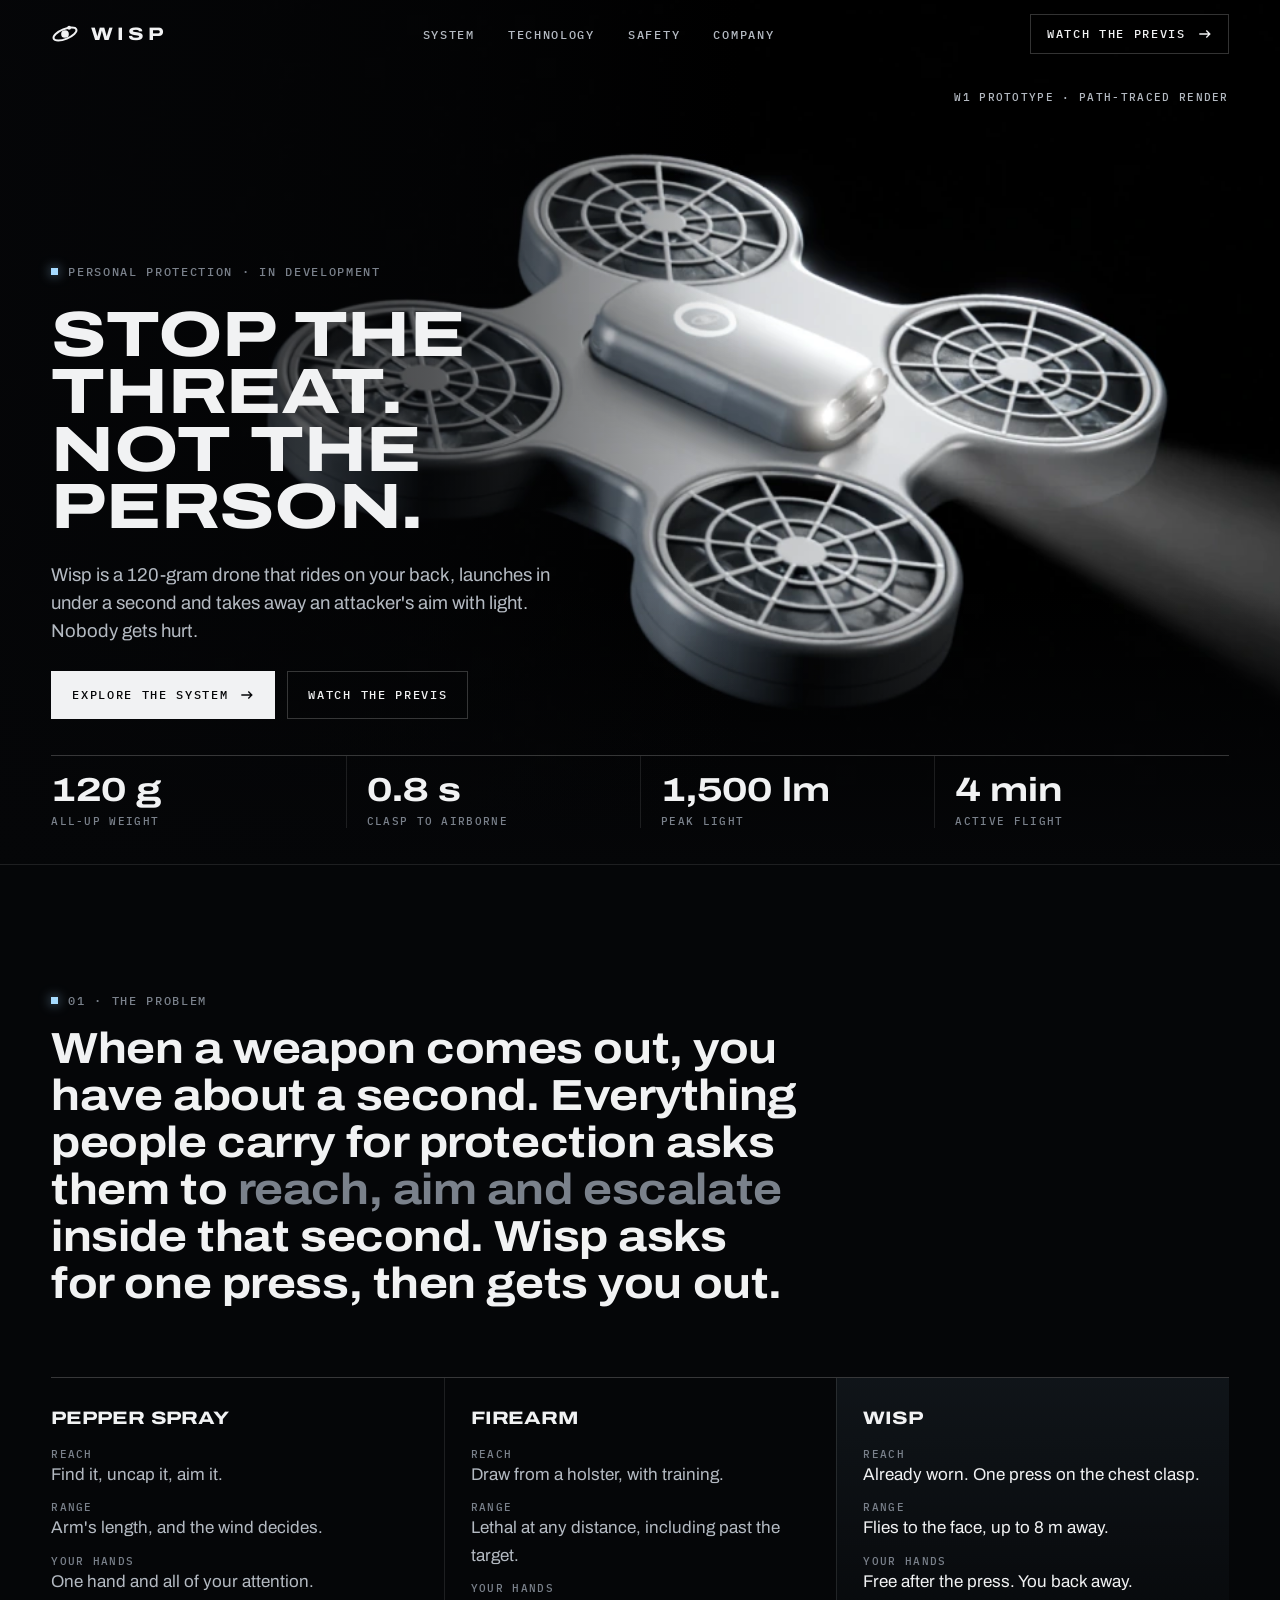
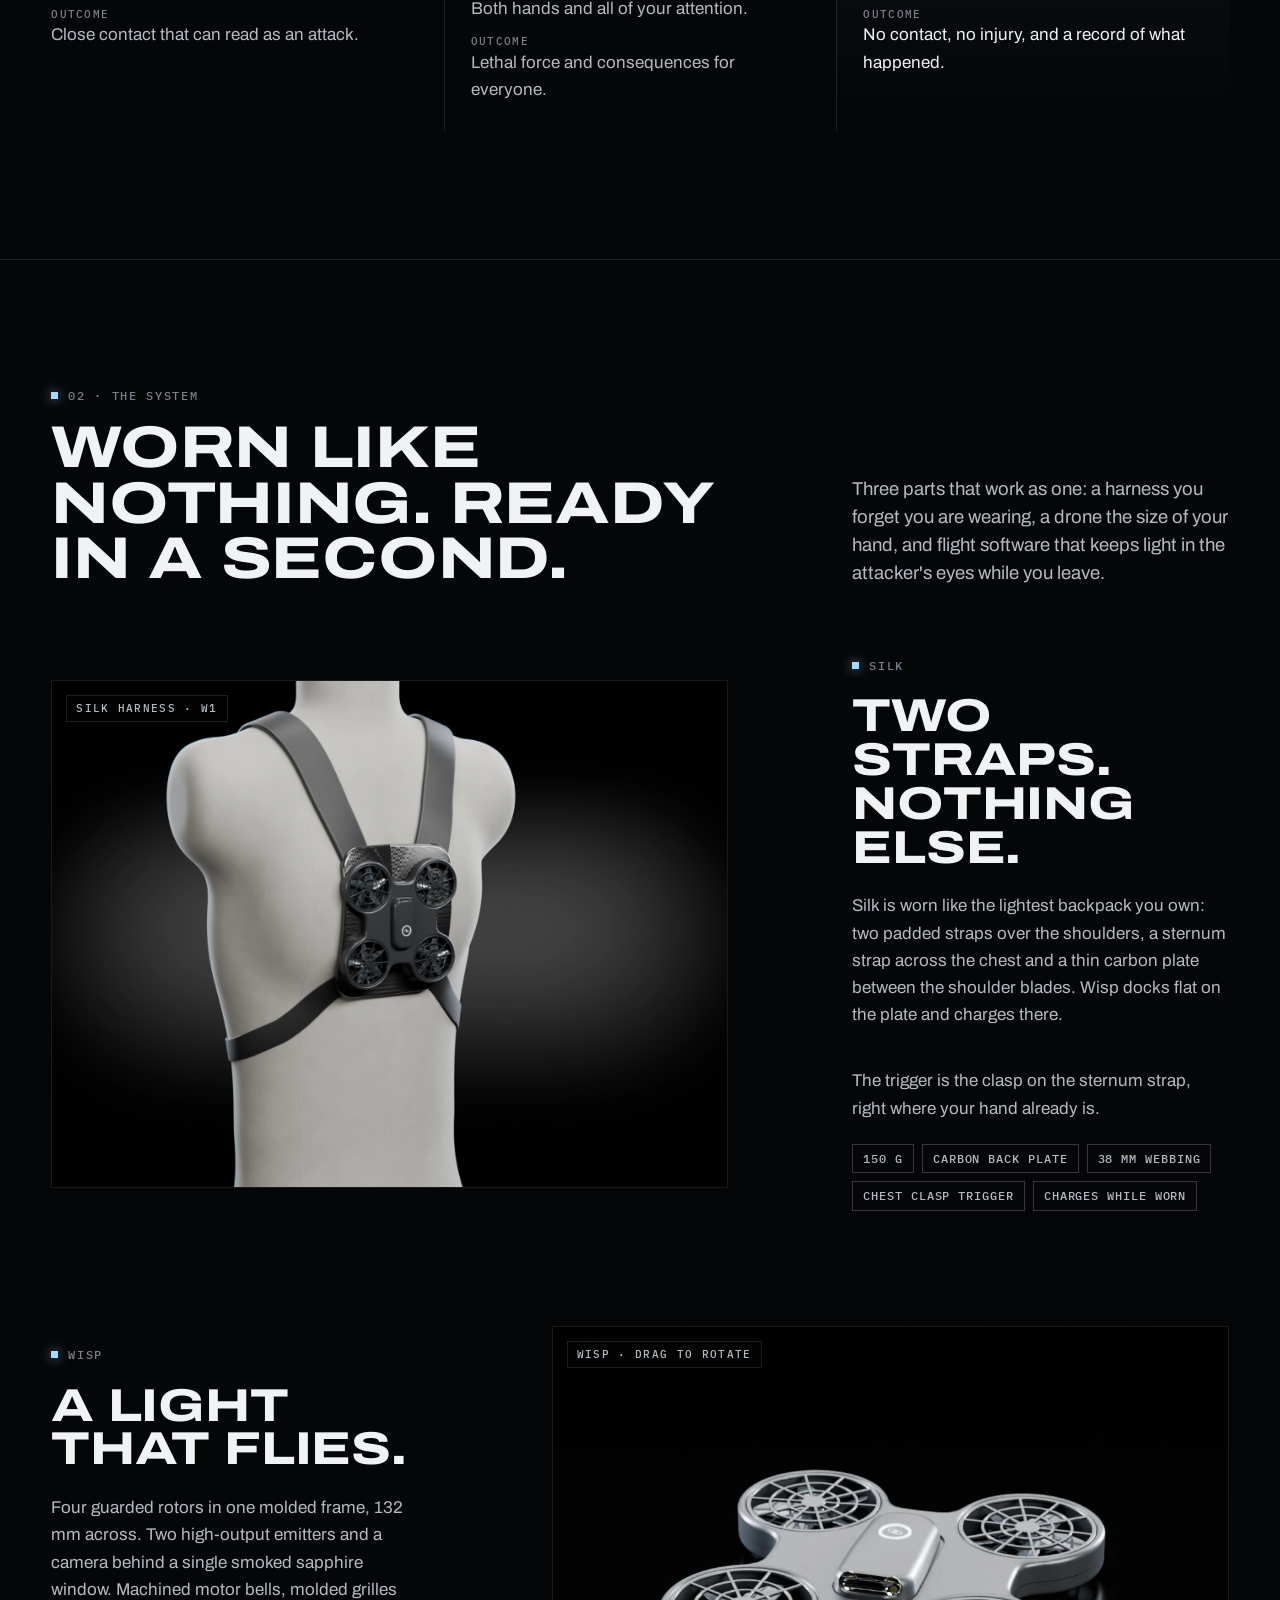
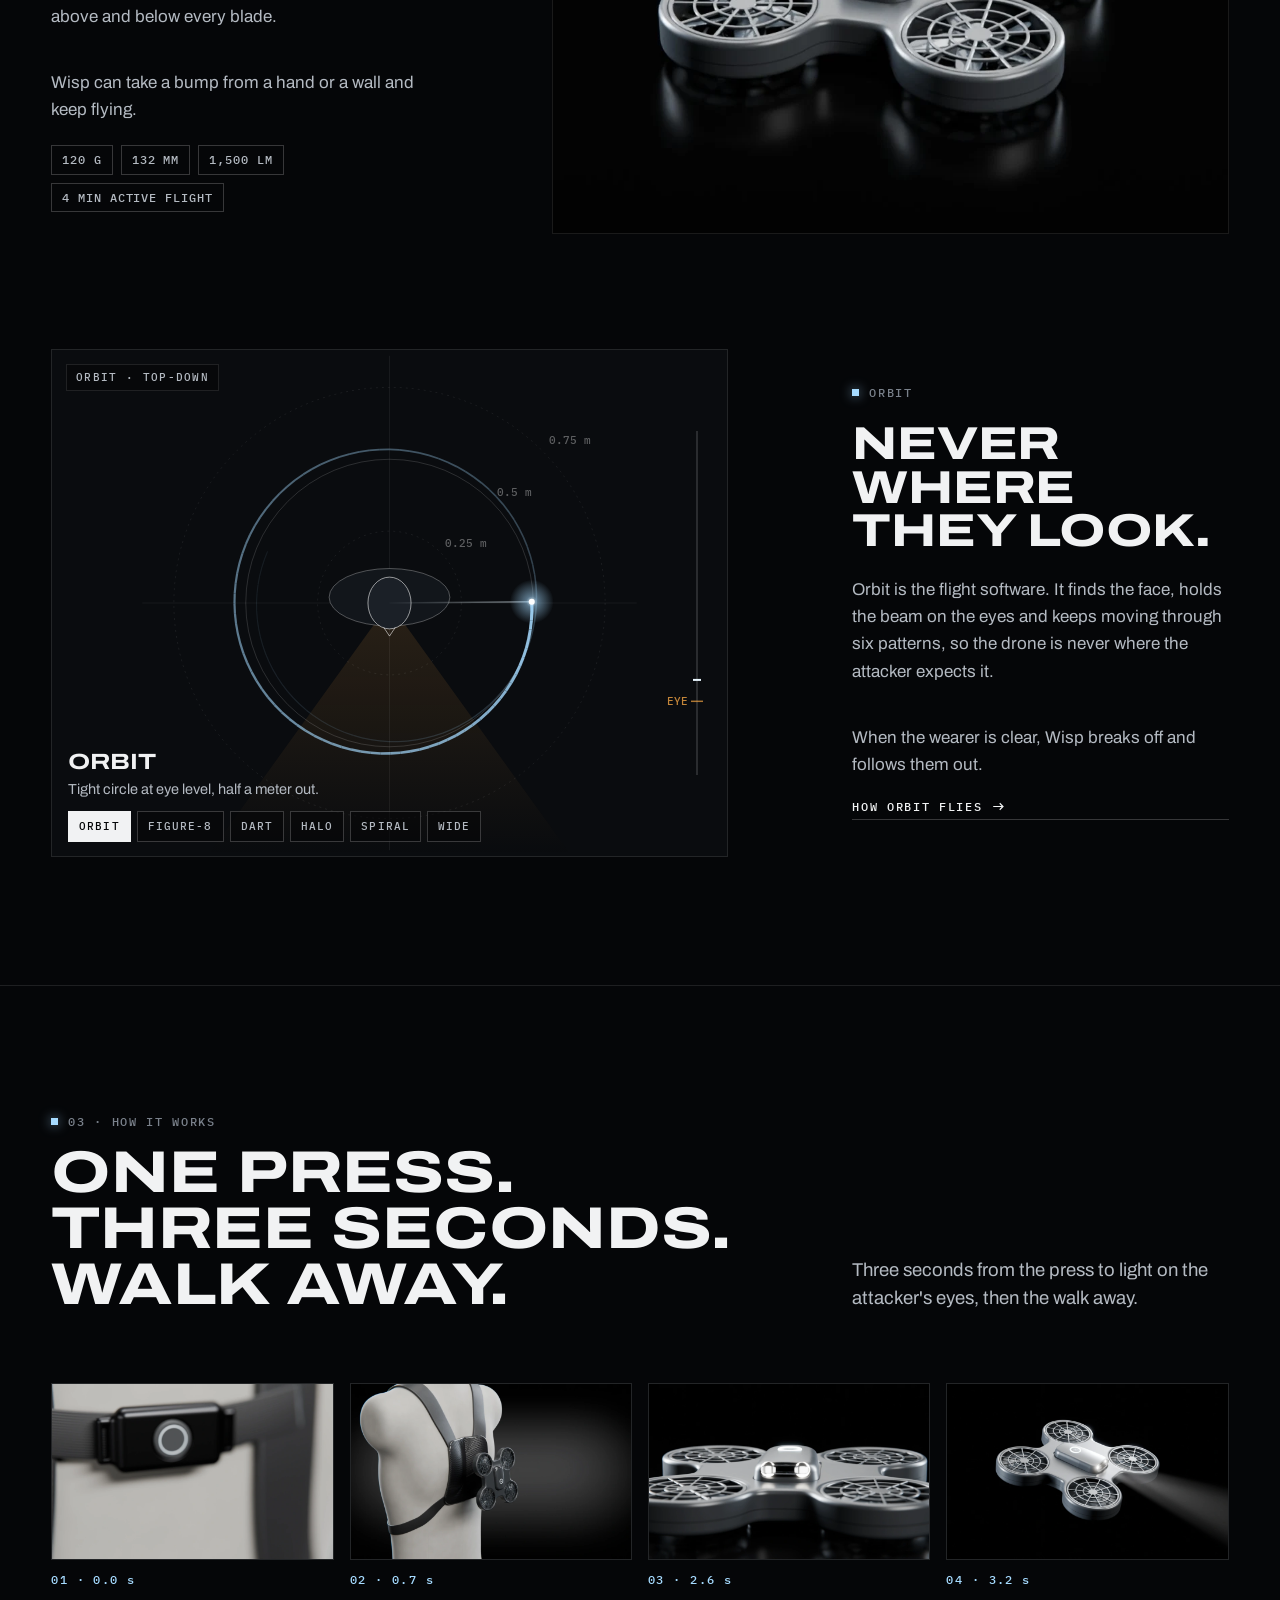
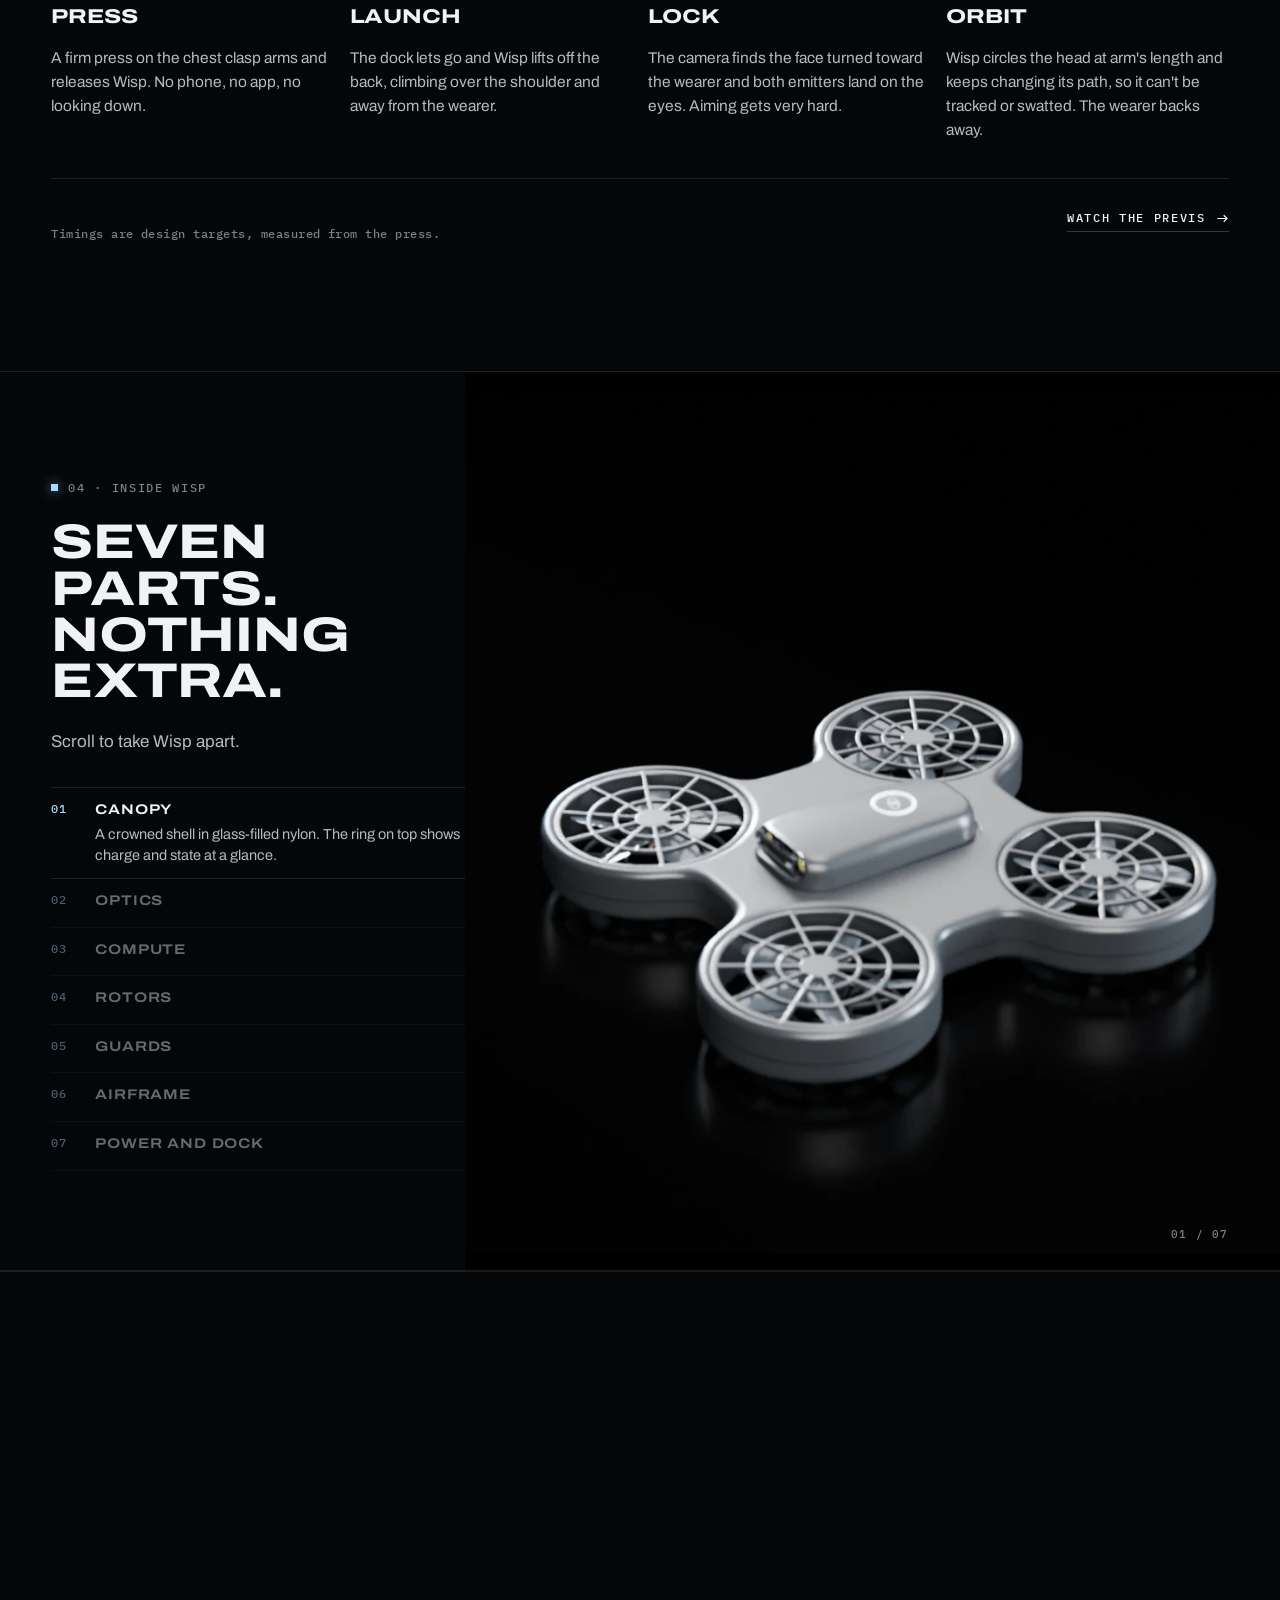
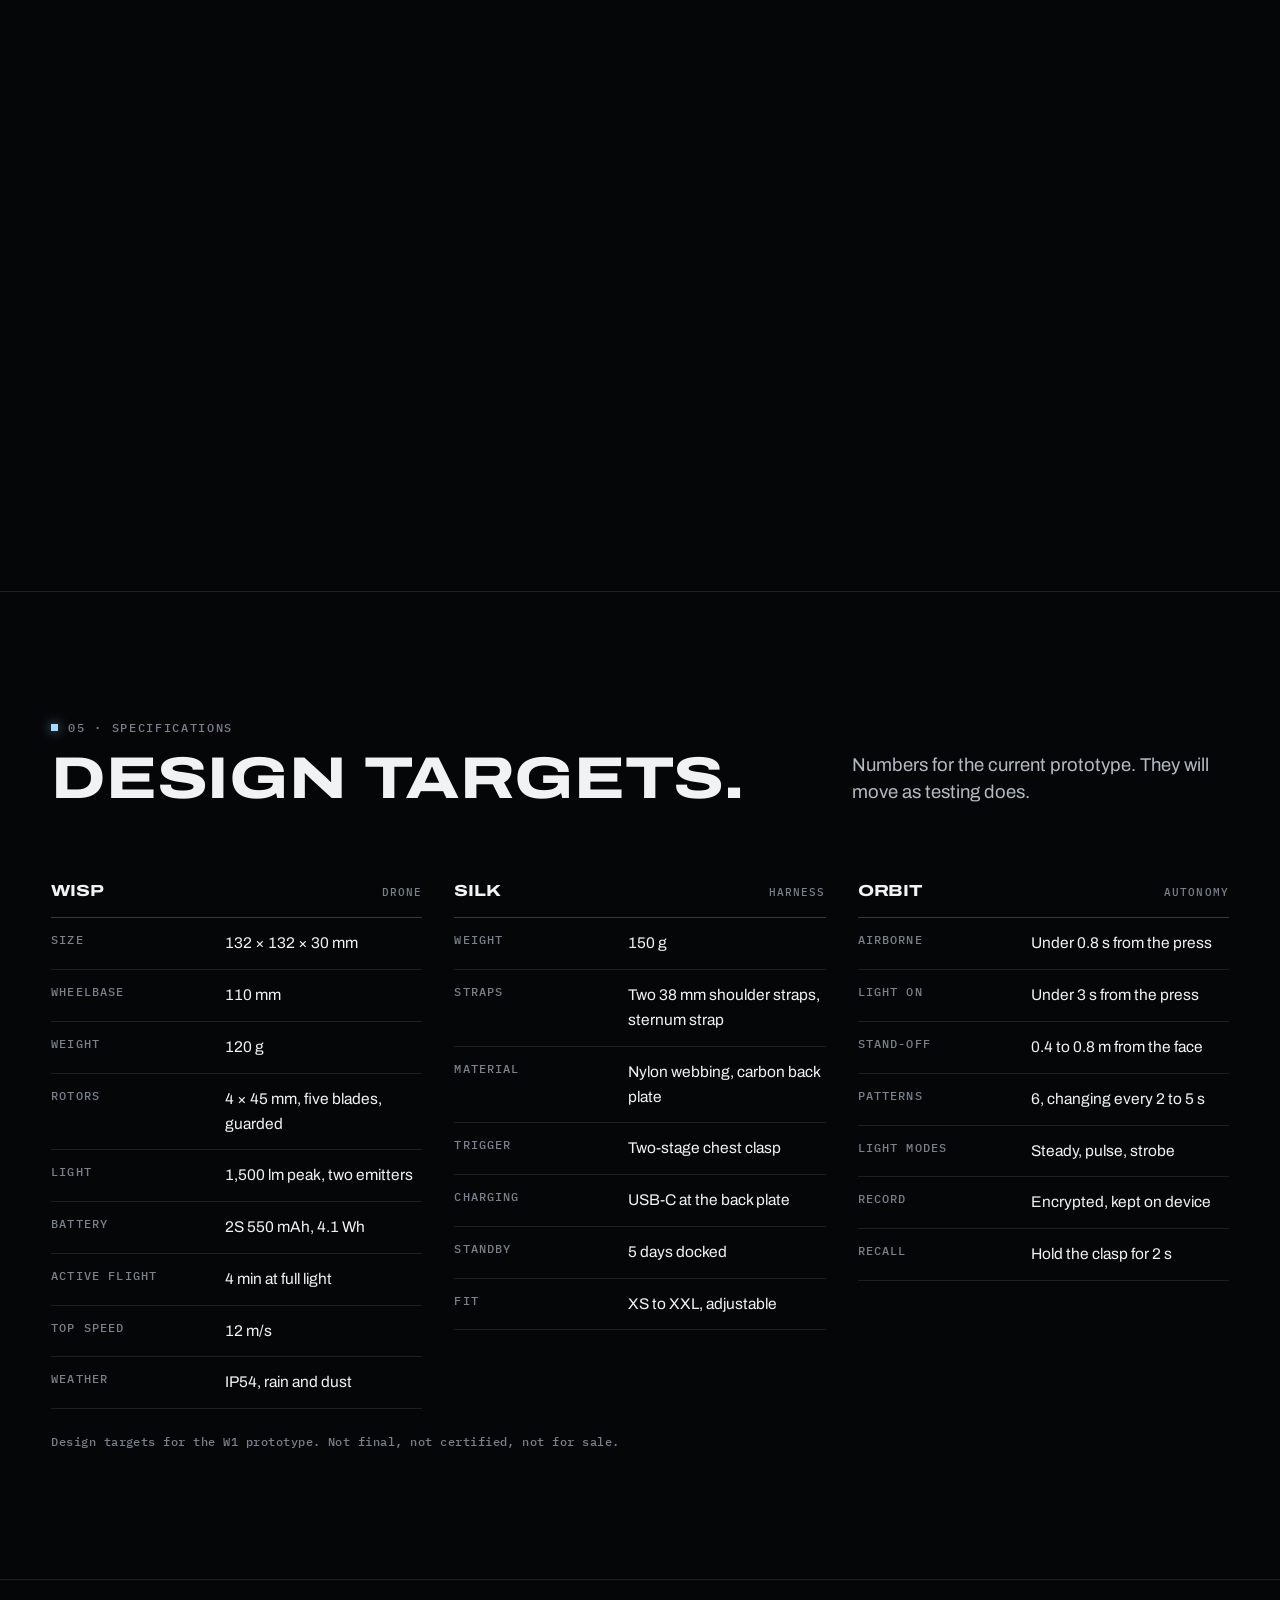
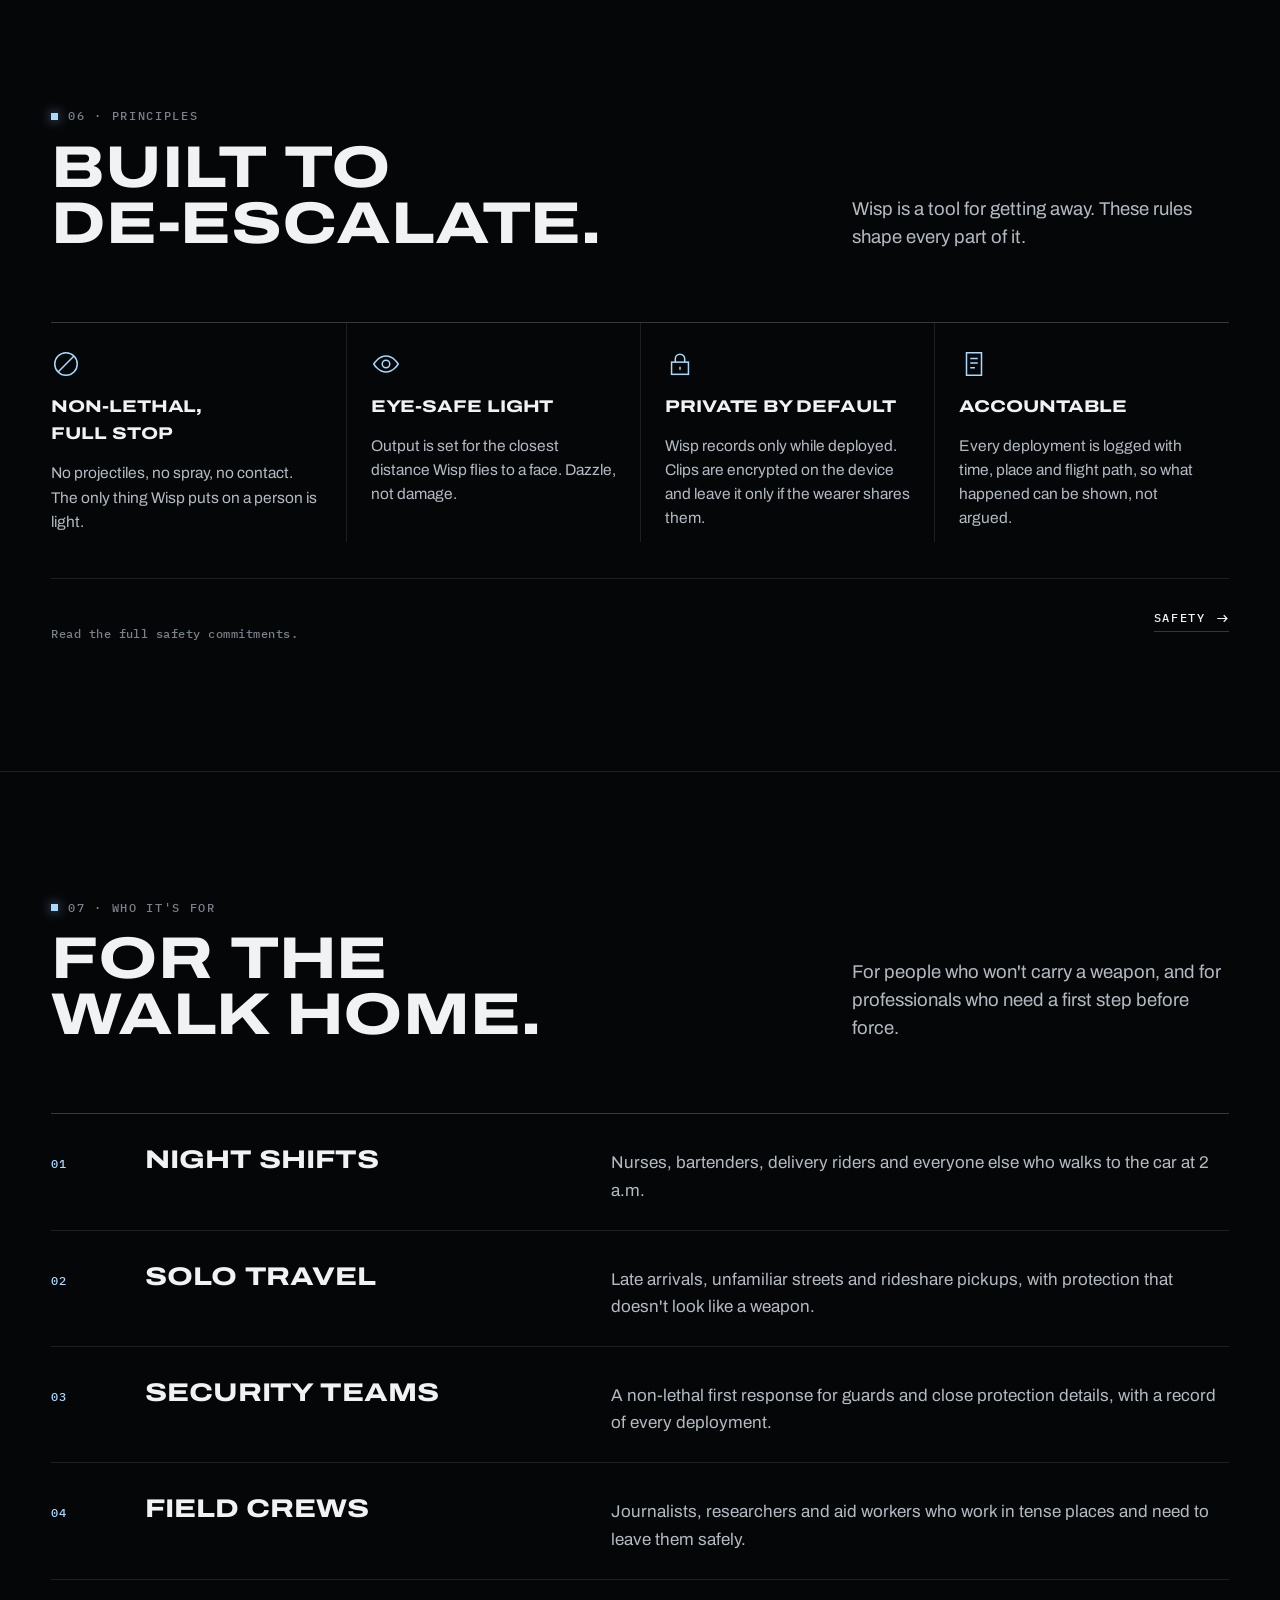
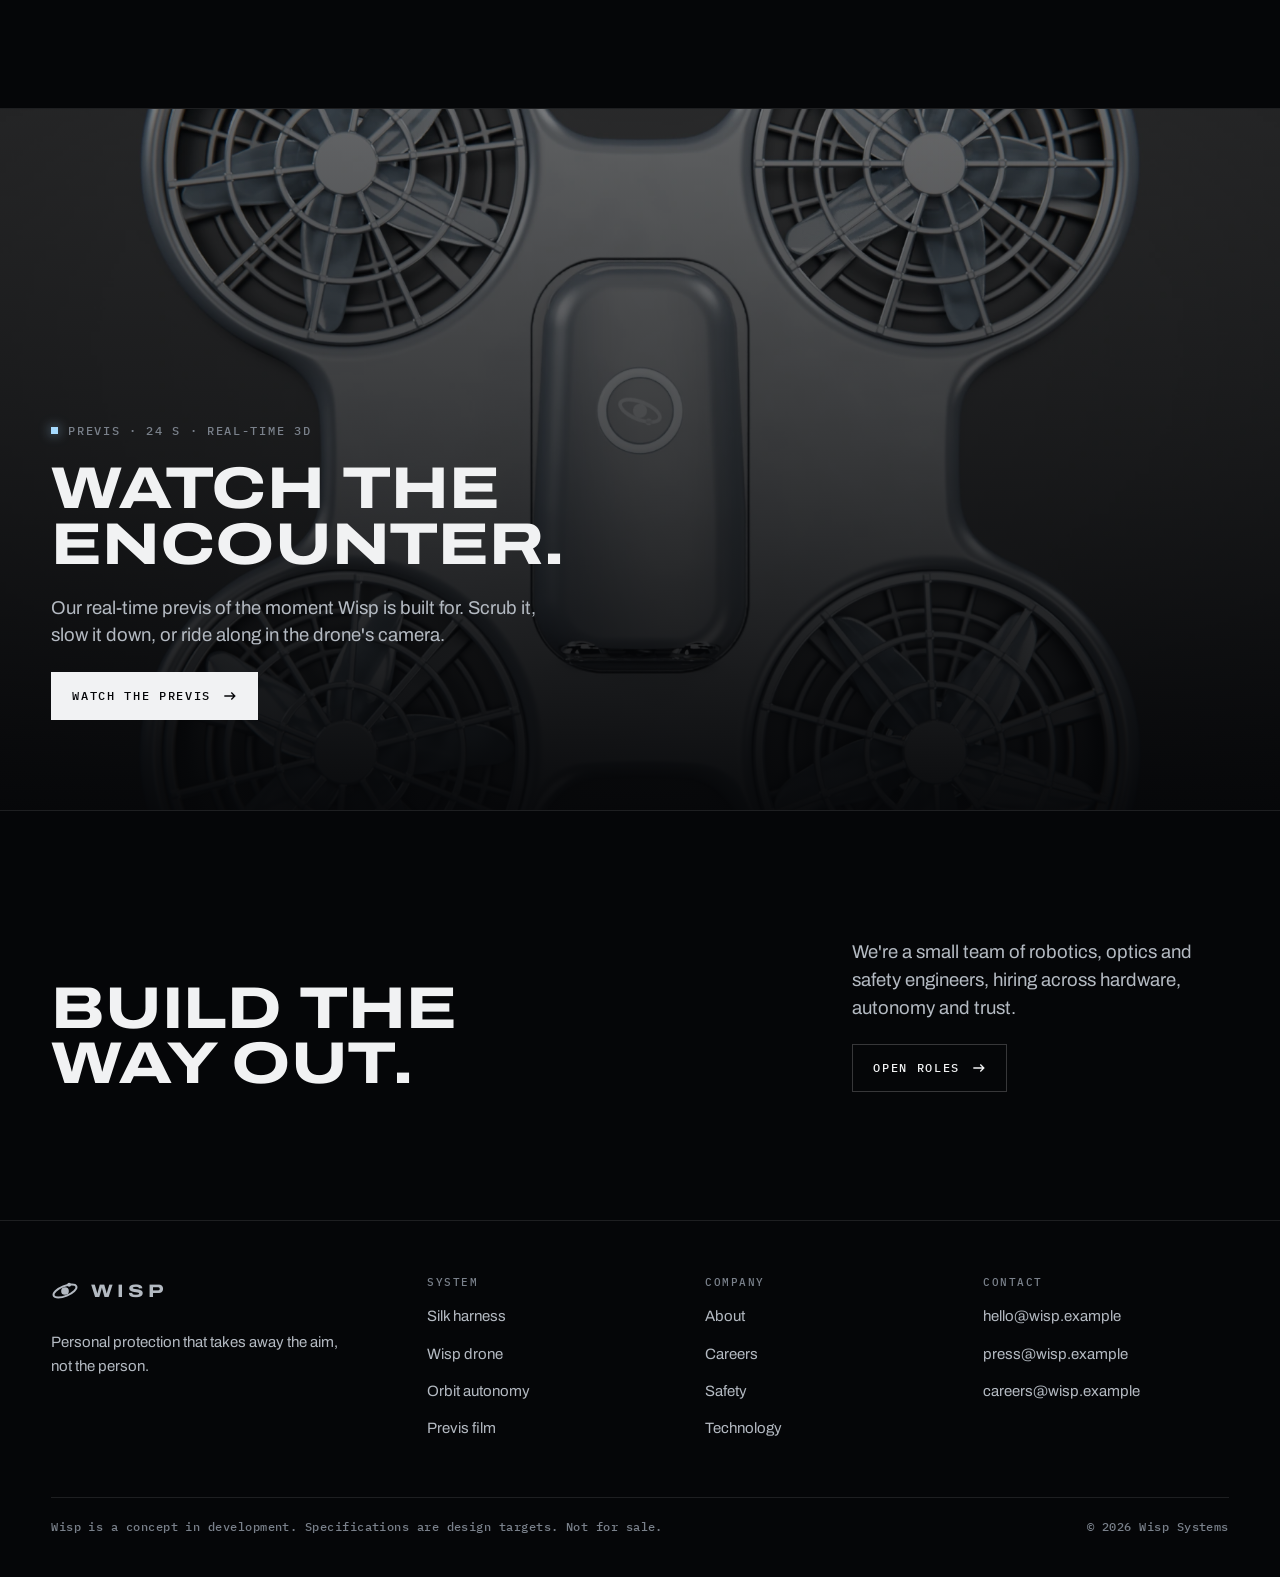
<file: wisp/index.html>
<!doctype html>
<html lang="en">
<head>
<meta charset="utf-8">
<meta name="viewport" content="width=device-width, initial-scale=1, viewport-fit=cover">
<title>Wisp Systems</title>
<meta name="description" content="Wisp is a 120-gram personal protection drone that rides on a light harness, launches in under a second and takes away an attacker's aim with light.">
<meta name="theme-color" content="#050608">
<link rel="icon" href="data:image/svg+xml,%3Csvg xmlns='http://www.w3.org/2000/svg' viewBox='0 0 32 32'%3E%3Cellipse cx='16' cy='16' rx='14' ry='5.6' transform='rotate(-22 16 16)' fill='none' stroke='%23a6dbff' stroke-width='2.4'/%3E%3Ccircle cx='16' cy='16' r='4.4' fill='%23a6dbff'/%3E%3Ccircle cx='20.7' cy='8.9' r='2.2' fill='%23a6dbff'/%3E%3C/svg%3E">
<link rel="preconnect" href="https://fonts.googleapis.com">
<link rel="preconnect" href="https://fonts.gstatic.com" crossorigin>
<link rel="stylesheet" href="https://fonts.googleapis.com/css2?family=Archivo:wdth,wght@62..125,400..800&family=IBM+Plex+Mono:wght@400;500&display=swap">
<link rel="stylesheet" href="assets/site.css">
<script type="module" src="assets/site.js"></script>
</head>
<body>
<a class="skip" href="#main">Skip to content</a>
<header class="nav" id="top">
  <div class="wrap nav-inner">
    <a class="logo" href="#top" aria-label="Wisp home"><svg viewBox="0 0 32 32" aria-hidden="true"><ellipse cx="16" cy="16" rx="14" ry="5.6" transform="rotate(-22 16 16)" fill="none" stroke="currentColor" stroke-width="2.2"/><circle cx="16" cy="16" r="4.4" fill="currentColor"/><circle cx="20.7" cy="8.9" r="2.2" fill="currentColor"/></svg><span>WISP</span></a>
    <nav aria-label="Primary"><ul class="nav-links"><li><a href="#system">System</a></li><li><a href="technology.html">Technology</a></li><li><a href="safety.html">Safety</a></li><li><a href="company.html">Company</a></li></ul></nav>
    <a class="btn btn-sm nav-cta" href="scenario.html">Watch the previs <svg viewBox="0 0 16 16" aria-hidden="true"><path d="M1.5 8h12M9.5 4l4 4-4 4" fill="none" stroke="currentColor" stroke-width="1.5"/></svg></a>
    <button type="button" class="menu-btn" id="menuOpen" aria-expanded="false" aria-controls="menu">Menu</button>
  </div>
</header>
<div class="menu" id="menu" role="dialog" aria-modal="true" aria-label="Site menu" hidden>
  <div class="menu-top">
    <a class="logo" href="#top" aria-label="Wisp home"><svg viewBox="0 0 32 32" aria-hidden="true"><ellipse cx="16" cy="16" rx="14" ry="5.6" transform="rotate(-22 16 16)" fill="none" stroke="currentColor" stroke-width="2.2"/><circle cx="16" cy="16" r="4.4" fill="currentColor"/><circle cx="20.7" cy="8.9" r="2.2" fill="currentColor"/></svg><span>WISP</span></a>
    <button type="button" class="menu-btn" id="menuClose">Close</button>
  </div>
  <ul class="menu-links"><li><a href="#system">System <span>01</span></a></li><li><a href="technology.html">Technology <span>02</span></a></li><li><a href="safety.html">Safety <span>03</span></a></li><li><a href="company.html">Company <span>04</span></a></li></ul>
  <a class="btn btn-primary" href="scenario.html">Watch the previs <svg viewBox="0 0 16 16" aria-hidden="true"><path d="M1.5 8h12M9.5 4l4 4-4 4" fill="none" stroke="currentColor" stroke-width="1.5"/></svg></a>
</div>
<main id="main">
  <section class="hero hero-photo">
    <picture class="hero-media">
      <source media="(max-width: 760px)" srcset="assets/img/r/flight-m.webp">
      <img src="assets/img/r/flight.webp" alt="Wisp hovering in the dark with both emitters on, two beams cutting through haze" fetchpriority="high" width="2400" height="1350">
    </picture>
    <div class="hero-shade"></div>
    <div class="wrap hero-content">
      <span class="eyebrow">Personal protection &middot; In development</span>
      <h1 class="h1">Stop the threat. Not the person.</h1>
      <p class="lede">Wisp is a 120-gram drone that rides on your back, launches in under a second and takes away an attacker's aim with light. Nobody gets hurt.</p>
      <div class="cta-row">
        <a class="btn btn-primary" href="#system">Explore the system <svg viewBox="0 0 16 16" aria-hidden="true"><path d="M1.5 8h12M9.5 4l4 4-4 4" fill="none" stroke="currentColor" stroke-width="1.5"/></svg></a>
        <a class="btn" href="scenario.html">Watch the previs</a>
      </div>
    </div>
    <div class="wrap hero-stats">
      <dl class="stats">
        <div><dt>All-up weight</dt><dd>120 g</dd></div>
        <div><dt>Clasp to airborne</dt><dd>0.8 s</dd></div>
        <div><dt>Peak light</dt><dd>1,500 lm</dd></div>
        <div><dt>Active flight</dt><dd>4 min</dd></div>
      </dl>
    </div>
    <span class="hero-tag">W1 prototype &middot; path-traced render</span>
  </section>

  <section class="section" id="why">
    <div class="wrap">
      <div class="head">
        <span class="eyebrow">01 &middot; The problem</span>
        <p class="big-statement reveal">When a weapon comes out, you have about a second. Everything people carry for protection asks them to <em>reach, aim and escalate</em> inside that second. Wisp asks for one press, then gets you out.</p>
      </div>
      <div class="compare reveal">
        <div>
          <h3>Pepper spray</h3>
          <dl>
            <div><dt>Reach</dt><dd>Find it, uncap it, aim it.</dd></div>
            <div><dt>Range</dt><dd>Arm's length, and the wind decides.</dd></div>
            <div><dt>Your hands</dt><dd>One hand and all of your attention.</dd></div>
            <div><dt>Outcome</dt><dd>Close contact that can read as an attack.</dd></div>
          </dl>
        </div>
        <div>
          <h3>Firearm</h3>
          <dl>
            <div><dt>Reach</dt><dd>Draw from a holster, with training.</dd></div>
            <div><dt>Range</dt><dd>Lethal at any distance, including past the target.</dd></div>
            <div><dt>Your hands</dt><dd>Both hands and all of your attention.</dd></div>
            <div><dt>Outcome</dt><dd>Lethal force and consequences for everyone.</dd></div>
          </dl>
        </div>
        <div class="is-wisp">
          <h3>Wisp</h3>
          <dl>
            <div><dt>Reach</dt><dd>Already worn. One press on the chest clasp.</dd></div>
            <div><dt>Range</dt><dd>Flies to the face, up to 8 m away.</dd></div>
            <div><dt>Your hands</dt><dd>Free after the press. You back away.</dd></div>
            <div><dt>Outcome</dt><dd>No contact, no injury, and a record of what happened.</dd></div>
          </dl>
        </div>
      </div>
    </div>
  </section>

  <section class="section" id="system">
    <div class="wrap">
      <div class="head">
        <span class="eyebrow">02 &middot; The system</span>
        <h2 class="h2">Worn like nothing. Ready in a second.</h2>
        <p class="lede">Three parts that work as one: a harness you forget you are wearing, a drone the size of your hand, and flight software that keeps light in the attacker's eyes while you leave.</p>
      </div>

      <article class="product reveal">
        <div class="product-media">
          <img src="assets/img/r/harness_back.webp" alt="The Silk harness on a dress form: two shoulder straps and a carbon back plate with Wisp docked on it" loading="lazy" width="1800" height="1200">
          <span class="media-tag">Silk harness &middot; W1</span>
        </div>
        <div class="product-copy">
          <span class="eyebrow">Silk</span>
          <h3 class="h2">Two straps. Nothing else.</h3>
          <p class="body">Silk is worn like the lightest backpack you own: two padded straps over the shoulders, a sternum strap across the chest and a thin carbon plate between the shoulder blades. Wisp docks flat on the plate and charges there.</p>
          <p class="body">The trigger is the clasp on the sternum strap, right where your hand already is.</p>
          <ul class="chips">
            <li class="chip">150 g</li><li class="chip">Carbon back plate</li><li class="chip">38 mm webbing</li><li class="chip">Chest clasp trigger</li><li class="chip">Charges while worn</li>
          </ul>
        </div>
      </article>

      <article class="product flip reveal">
        <div class="product-media spin" data-spin="assets/img/spin/" data-frames="48" tabindex="0" role="img" aria-label="Wisp turning slowly. Drag, or use the arrow keys, to rotate it.">
          <img class="spin-poster" src="assets/img/spin/000.webp" alt="" loading="lazy" width="1000" height="750">
          <canvas></canvas>
          <span class="media-tag">Wisp &middot; drag to rotate</span>
        </div>
        <div class="product-copy">
          <span class="eyebrow">Wisp</span>
          <h3 class="h2">A light that flies.</h3>
          <p class="body">Four guarded rotors in one molded frame, 132 mm across. Two high-output emitters and a camera behind a single smoked sapphire window. Machined motor bells, molded grilles above and below every blade.</p>
          <p class="body">Wisp can take a bump from a hand or a wall and keep flying.</p>
          <ul class="chips">
            <li class="chip">120 g</li><li class="chip">132 mm</li><li class="chip">1,500 lm</li><li class="chip">4 min active flight</li>
          </ul>
        </div>
      </article>

      <article class="product reveal">
        <div class="product-media plot" data-plot>
          <canvas aria-label="Top-down plot of Wisp's current flight pattern around a head"></canvas>
          <span class="media-tag">Orbit &middot; top-down</span>
          <div class="viz-ui">
            <div class="viz-readout"><strong data-readout-name>Orbit</strong><span data-readout-note>Tight circle at eye level, half a meter out.</span></div>
            <div class="pattern-tabs" role="group" aria-label="Flight pattern">
              <button type="button" data-pattern="orbit" aria-pressed="true">Orbit</button>
              <button type="button" data-pattern="figure8" aria-pressed="false">Figure-8</button>
              <button type="button" data-pattern="dart" aria-pressed="false">Dart</button>
              <button type="button" data-pattern="halo" aria-pressed="false">Halo</button>
              <button type="button" data-pattern="spiral" aria-pressed="false">Spiral</button>
              <button type="button" data-pattern="wide" aria-pressed="false">Wide</button>
            </div>
          </div>
        </div>
        <div class="product-copy">
          <span class="eyebrow">Orbit</span>
          <h3 class="h2">Never where they look.</h3>
          <p class="body">Orbit is the flight software. It finds the face, holds the beam on the eyes and keeps moving through six patterns, so the drone is never where the attacker expects it.</p>
          <p class="body">When the wearer is clear, Wisp breaks off and follows them out.</p>
          <a class="link" href="technology.html#orbit">How Orbit flies <svg viewBox="0 0 16 16" aria-hidden="true"><path d="M1.5 8h12M9.5 4l4 4-4 4" fill="none" stroke="currentColor" stroke-width="1.5"/></svg></a>
        </div>
      </article>
    </div>
  </section>

  <section class="section" id="how">
    <div class="wrap">
      <div class="head">
        <span class="eyebrow">03 &middot; How it works</span>
        <h2 class="h2">One press. Three seconds. Walk away.</h2>
        <p class="lede">Three seconds from the press to light on the attacker's eyes, then the walk away.</p>
      </div>
      <ol class="steps">
        <li class="step-card reveal">
          <figure><img src="assets/img/r/clasp-s.webp" alt="The trigger clasp on the sternum strap, its ring lit" loading="lazy" width="960" height="600"></figure>
          <span class="step-num">01 &middot; 0.0 s</span>
          <h3>Press</h3>
          <p>A firm press on the chest clasp arms and releases Wisp. No phone, no app, no looking down.</p>
        </li>
        <li class="step-card reveal" style="--d: 1">
          <figure><img src="assets/img/r/launch-s.webp" alt="Wisp lifting off the back plate of the harness" loading="lazy" width="960" height="600"></figure>
          <span class="step-num">02 &middot; 0.7 s</span>
          <h3>Launch</h3>
          <p>The dock lets go and Wisp lifts off the back, climbing over the shoulder and away from the wearer.</p>
        </li>
        <li class="step-card reveal" style="--d: 2">
          <figure><img src="assets/img/r/front-s.webp" alt="Wisp from the front with both emitters lit behind the sapphire window" loading="lazy" width="960" height="600"></figure>
          <span class="step-num">03 &middot; 2.6 s</span>
          <h3>Lock</h3>
          <p>The camera finds the face turned toward the wearer and both emitters land on the eyes. Aiming gets very hard.</p>
        </li>
        <li class="step-card reveal" style="--d: 3">
          <figure><img src="assets/img/r/flight-s.webp" alt="Wisp hovering with its rotors spinning and its beams on" loading="lazy" width="960" height="600"></figure>
          <span class="step-num">04 &middot; 3.2 s</span>
          <h3>Orbit</h3>
          <p>Wisp circles the head at arm's length and keeps changing its path, so it can't be tracked or swatted. The wearer backs away.</p>
        </li>
      </ol>
      <div class="steps-foot">
        <p class="spec-note">Timings are design targets, measured from the press.</p>
        <a class="link" href="scenario.html">Watch the previs <svg viewBox="0 0 16 16" aria-hidden="true"><path d="M1.5 8h12M9.5 4l4 4-4 4" fill="none" stroke="currentColor" stroke-width="1.5"/></svg></a>
      </div>
    </div>
  </section>

  <section class="inside" id="inside" aria-label="Inside Wisp">
    <div class="inside-stage">
      <div class="inside-copy">
        <span class="eyebrow">04 &middot; Inside Wisp</span>
        <h2 class="h2">Seven parts. Nothing extra.</h2>
        <p class="body">Scroll to take Wisp apart.</p>
        <ol class="parts">
          <li class="on"><b>01</b><strong>Canopy</strong><span>A crowned shell in glass-filled nylon. The ring on top shows charge and state at a glance.</span></li>
          <li><b>02</b><strong>Optics</strong><span>Two 750-lumen emitters in polished reflectors and a global-shutter camera between them, behind one smoked sapphire window.</span></li>
          <li><b>03</b><strong>Compute</strong><span>A vision processor finds faces and flies the aircraft on board. Wisp needs no phone and no network.</span></li>
          <li><b>04</b><strong>Rotors</strong><span>Four 45 mm five-blade rotors on outrunner motors with machined aluminum bells.</span></li>
          <li><b>05</b><strong>Guards</strong><span>Molded grilles above and below every rotor. A finger can't reach a blade.</span></li>
          <li><b>06</b><strong>Airframe</strong><span>One molded frame. The ducts are the structure, which is how the whole aircraft stays at 120 grams.</span></li>
          <li><b>07</b><strong>Power and dock</strong><span>A two-cell 550 mAh pack. Magnets and gold pogo contacts hold Wisp to the harness and charge it there.</span></li>
        </ol>
      </div>
      <div class="inside-view">
        <canvas class="inside-canvas" data-seq="assets/img/explode/" data-frames="40" data-labels="assets/img/explode/labels.json" aria-label="Wisp coming apart into its parts as you scroll"></canvas>
        <div class="labels" aria-hidden="true"></div>
      </div>
      <div class="inside-progress" aria-hidden="true">01 / 07</div>
      <div class="inside-bar" aria-hidden="true"><i></i></div>
    </div>
  </section>

  <section class="section" id="specs">
    <div class="wrap">
      <div class="head">
        <span class="eyebrow">05 &middot; Specifications</span>
        <h2 class="h2">Design targets.</h2>
        <p class="lede">Numbers for the current prototype. They will move as testing does.</p>
      </div>
      <div class="spec-grid reveal">
        <div class="spec-col">
          <h3>Wisp <small>Drone</small></h3>
          <dl>
            <div><dt>Size</dt><dd>132 &times; 132 &times; 30 mm</dd></div>
            <div><dt>Wheelbase</dt><dd>110 mm</dd></div>
            <div><dt>Weight</dt><dd>120 g</dd></div>
            <div><dt>Rotors</dt><dd>4 &times; 45 mm, five blades, guarded</dd></div>
            <div><dt>Light</dt><dd>1,500 lm peak, two emitters</dd></div>
            <div><dt>Battery</dt><dd>2S 550 mAh, 4.1 Wh</dd></div>
            <div><dt>Active flight</dt><dd>4 min at full light</dd></div>
            <div><dt>Top speed</dt><dd>12 m/s</dd></div>
            <div><dt>Weather</dt><dd>IP54, rain and dust</dd></div>
          </dl>
        </div>
        <div class="spec-col">
          <h3>Silk <small>Harness</small></h3>
          <dl>
            <div><dt>Weight</dt><dd>150 g</dd></div>
            <div><dt>Straps</dt><dd>Two 38 mm shoulder straps, sternum strap</dd></div>
            <div><dt>Material</dt><dd>Nylon webbing, carbon back plate</dd></div>
            <div><dt>Trigger</dt><dd>Two-stage chest clasp</dd></div>
            <div><dt>Charging</dt><dd>USB-C at the back plate</dd></div>
            <div><dt>Standby</dt><dd>5 days docked</dd></div>
            <div><dt>Fit</dt><dd>XS to XXL, adjustable</dd></div>
          </dl>
        </div>
        <div class="spec-col">
          <h3>Orbit <small>Autonomy</small></h3>
          <dl>
            <div><dt>Airborne</dt><dd>Under 0.8 s from the press</dd></div>
            <div><dt>Light on</dt><dd>Under 3 s from the press</dd></div>
            <div><dt>Stand-off</dt><dd>0.4 to 0.8 m from the face</dd></div>
            <div><dt>Patterns</dt><dd>6, changing every 2 to 5 s</dd></div>
            <div><dt>Light modes</dt><dd>Steady, pulse, strobe</dd></div>
            <div><dt>Record</dt><dd>Encrypted, kept on device</dd></div>
            <div><dt>Recall</dt><dd>Hold the clasp for 2 s</dd></div>
          </dl>
        </div>
      </div>
      <p class="spec-note">Design targets for the W1 prototype. Not final, not certified, not for sale.</p>
    </div>
  </section>

  <section class="section" id="principles">
    <div class="wrap">
      <div class="head">
        <span class="eyebrow">06 &middot; Principles</span>
        <h2 class="h2">Built to <span class="nowrap">de-escalate.</span></h2>
        <p class="lede">Wisp is a tool for getting away. These rules shape every part of it.</p>
      </div>
      <div class="grid-4 reveal">
        <div>
          <svg class="ico" viewBox="0 0 32 32" fill="none" stroke="currentColor" stroke-width="1.6" aria-hidden="true"><circle cx="16" cy="16" r="12"/><path d="M7.5 24.5 24.5 7.5"/></svg>
          <h3>Non-lethal, full stop</h3>
          <p>No projectiles, no spray, no contact. The only thing Wisp puts on a person is light.</p>
        </div>
        <div>
          <svg class="ico" viewBox="0 0 32 32" fill="none" stroke="currentColor" stroke-width="1.6" aria-hidden="true"><path d="M3 16s5-8.5 13-8.5S29 16 29 16s-5 8.5-13 8.5S3 16 3 16Z"/><circle cx="16" cy="16" r="4"/></svg>
          <h3>Eye-safe light</h3>
          <p>Output is set for the closest distance Wisp flies to a face. Dazzle, not damage.</p>
        </div>
        <div>
          <svg class="ico" viewBox="0 0 32 32" fill="none" stroke="currentColor" stroke-width="1.6" aria-hidden="true"><rect x="7" y="14" width="18" height="13"/><path d="M11 14v-3.5a5 5 0 0 1 10 0V14M16 19v3"/></svg>
          <h3>Private by default</h3>
          <p>Wisp records only while deployed. Clips are encrypted on the device and leave it only if the wearer shares them.</p>
        </div>
        <div>
          <svg class="ico" viewBox="0 0 32 32" fill="none" stroke="currentColor" stroke-width="1.6" aria-hidden="true"><path d="M8 4h16v24H8zM12 10h8M12 15h8M12 20h5"/></svg>
          <h3>Accountable</h3>
          <p>Every deployment is logged with time, place and flight path, so what happened can be shown, not argued.</p>
        </div>
      </div>
      <div class="steps-foot">
        <p class="spec-note">Read the full safety commitments.</p>
        <a class="link" href="safety.html">Safety <svg viewBox="0 0 16 16" aria-hidden="true"><path d="M1.5 8h12M9.5 4l4 4-4 4" fill="none" stroke="currentColor" stroke-width="1.5"/></svg></a>
      </div>
    </div>
  </section>

  <section class="section" id="who">
    <div class="wrap">
      <div class="head">
        <span class="eyebrow">07 &middot; Who it's for</span>
        <h2 class="h2">For the walk home.</h2>
        <p class="lede">For people who won't carry a weapon, and for professionals who need a first step before force.</p>
      </div>
      <ol class="uses">
        <li class="reveal"><b>01</b><h3>Night shifts</h3><p>Nurses, bartenders, delivery riders and everyone else who walks to the car at 2 a.m.</p></li>
        <li class="reveal"><b>02</b><h3>Solo travel</h3><p>Late arrivals, unfamiliar streets and rideshare pickups, with protection that doesn't look like a weapon.</p></li>
        <li class="reveal"><b>03</b><h3>Security teams</h3><p>A non-lethal first response for guards and close protection details, with a record of every deployment.</p></li>
        <li class="reveal"><b>04</b><h3>Field crews</h3><p>Journalists, researchers and aid workers who work in tense places and need to leave them safely.</p></li>
      </ol>
    </div>
  </section>

  <section class="film film-dark">
    <img src="assets/img/r/top.webp" alt="" loading="lazy" width="1800" height="1125">
    <div class="wrap">
      <span class="eyebrow">Previs &middot; 24 s &middot; real-time 3D</span>
      <h2 class="h2">Watch the encounter.</h2>
      <p class="lede">Our real-time previs of the moment Wisp is built for. Scrub it, slow it down, or ride along in the drone's camera.</p>
      <a class="btn btn-primary" href="scenario.html">Watch the previs <svg viewBox="0 0 16 16" aria-hidden="true"><path d="M1.5 8h12M9.5 4l4 4-4 4" fill="none" stroke="currentColor" stroke-width="1.5"/></svg></a>
    </div>
  </section>

  <section class="section">
    <div class="wrap band">
      <h2 class="h2">Build the way out.</h2>
      <div>
        <p class="lede">We're a small team of robotics, optics and safety engineers, hiring across hardware, autonomy and trust.</p>
        <a class="btn" href="company.html#careers">Open roles <svg viewBox="0 0 16 16" aria-hidden="true"><path d="M1.5 8h12M9.5 4l4 4-4 4" fill="none" stroke="currentColor" stroke-width="1.5"/></svg></a>
      </div>
    </div>
  </section>
</main>
<footer class="footer">
  <div class="wrap">
    <div class="footer-top">
      <div>
        <a class="logo" href="#top" aria-label="Wisp home"><svg viewBox="0 0 32 32" aria-hidden="true"><ellipse cx="16" cy="16" rx="14" ry="5.6" transform="rotate(-22 16 16)" fill="none" stroke="currentColor" stroke-width="2.2"/><circle cx="16" cy="16" r="4.4" fill="currentColor"/><circle cx="20.7" cy="8.9" r="2.2" fill="currentColor"/></svg><span>WISP</span></a>
        <p>Personal protection that takes away the aim, not the person.</p>
      </div>
      <div>
        <h4>System</h4>
        <ul>
          <li><a href="#system">Silk harness</a></li>
          <li><a href="#inside">Wisp drone</a></li>
          <li><a href="technology.html#orbit">Orbit autonomy</a></li>
          <li><a href="scenario.html">Previs film</a></li>
        </ul>
      </div>
      <div>
        <h4>Company</h4>
        <ul>
          <li><a href="company.html">About</a></li>
          <li><a href="company.html#careers">Careers</a></li>
          <li><a href="safety.html">Safety</a></li>
          <li><a href="technology.html">Technology</a></li>
        </ul>
      </div>
      <div>
        <h4>Contact</h4>
        <ul>
          <li><a href="mailto:hello@wisp.example">hello@wisp.example</a></li>
          <li><a href="mailto:press@wisp.example">press@wisp.example</a></li>
          <li><a href="mailto:careers@wisp.example">careers@wisp.example</a></li>
        </ul>
      </div>
    </div>
    <div class="footer-bottom">
      <span>Wisp is a concept in development. Specifications are design targets. Not for sale.</span>
      <span>&copy; <span data-year>2026</span> Wisp Systems</span>
    </div>
  </div>
</footer>
</body>
</html>
</file>
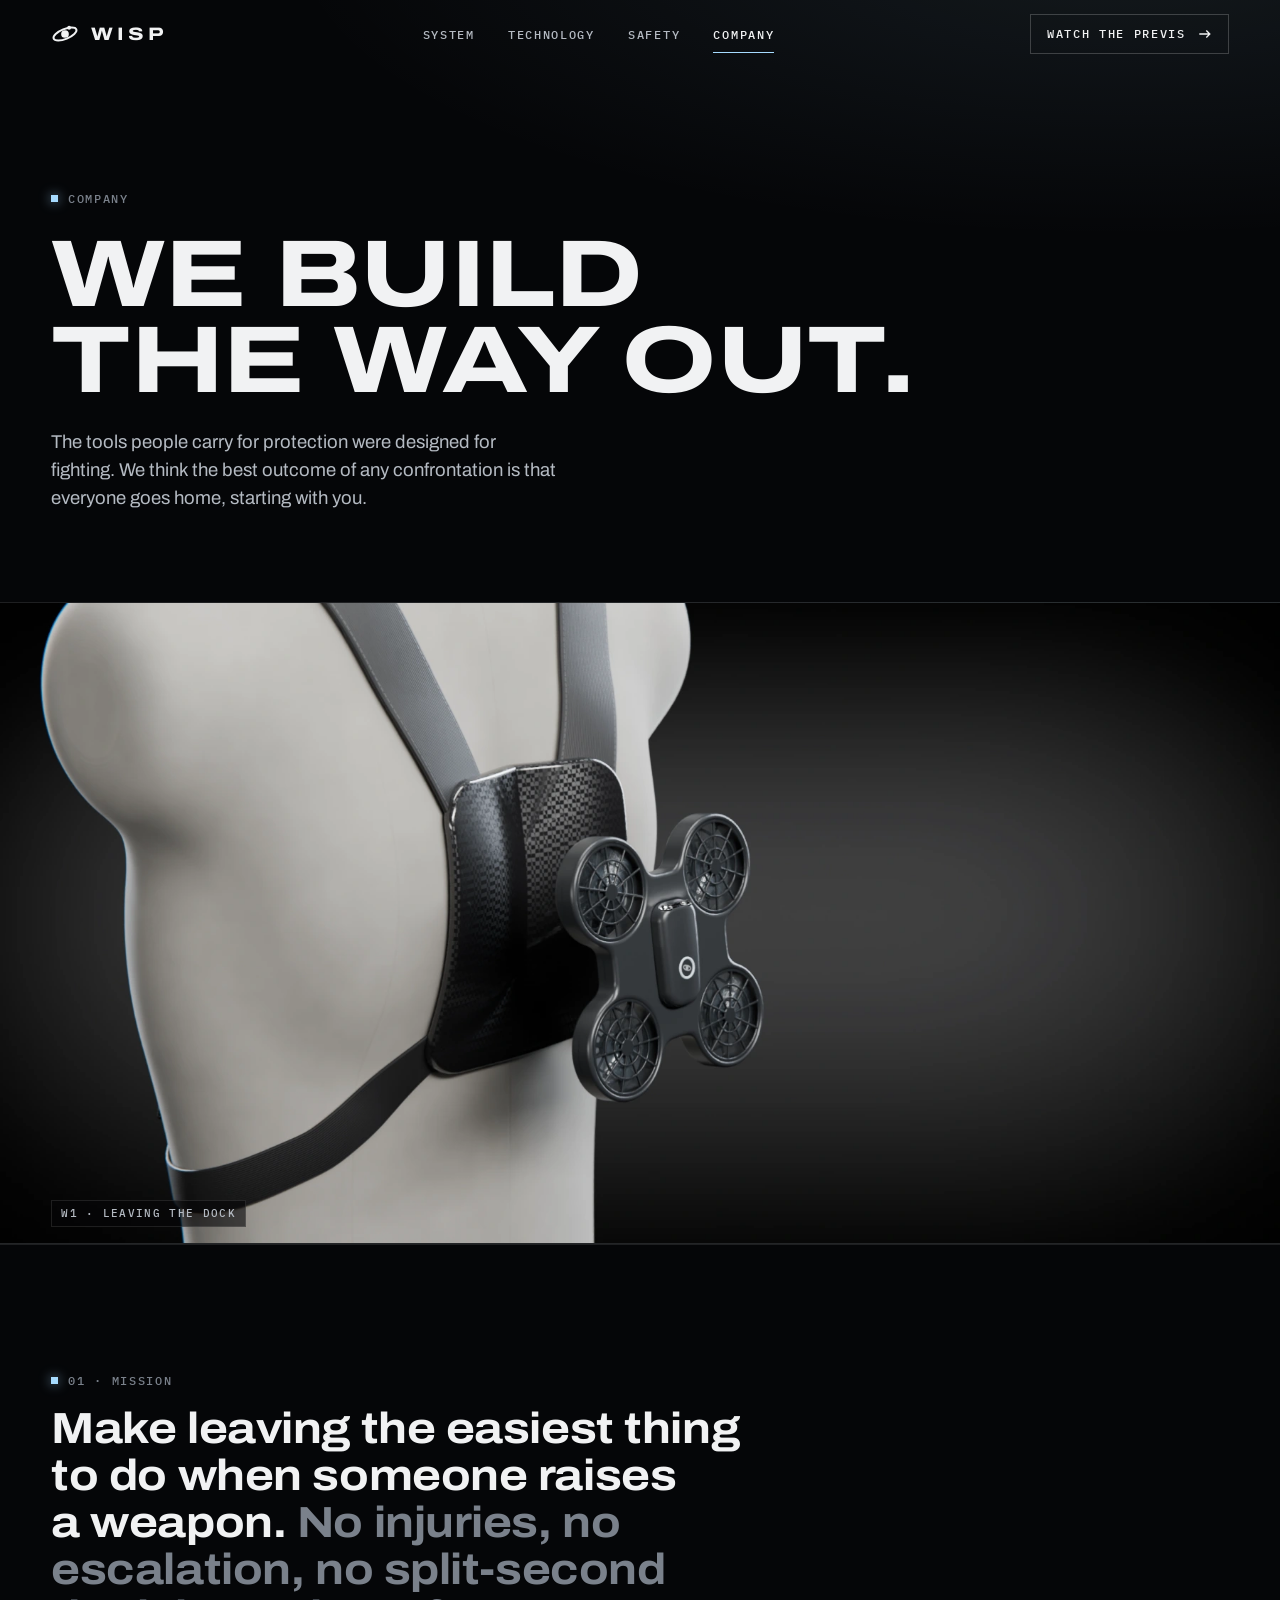
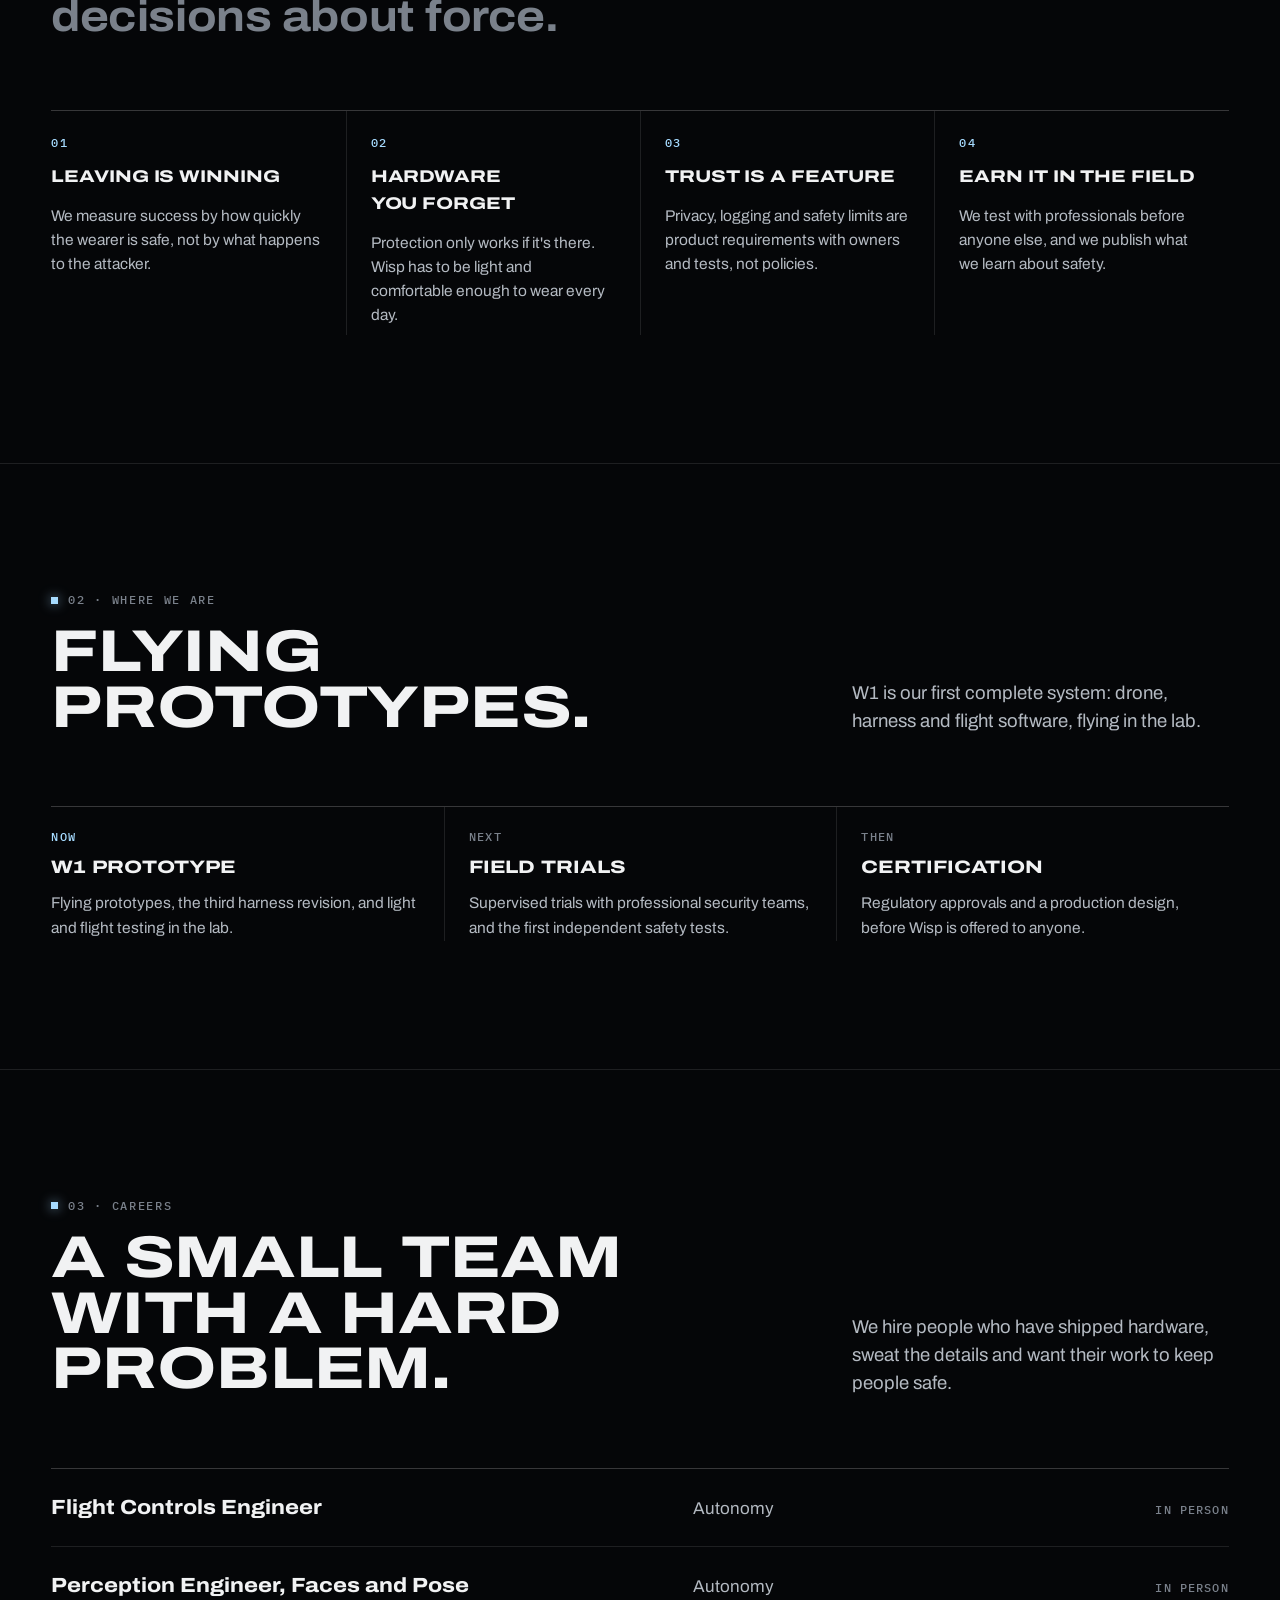
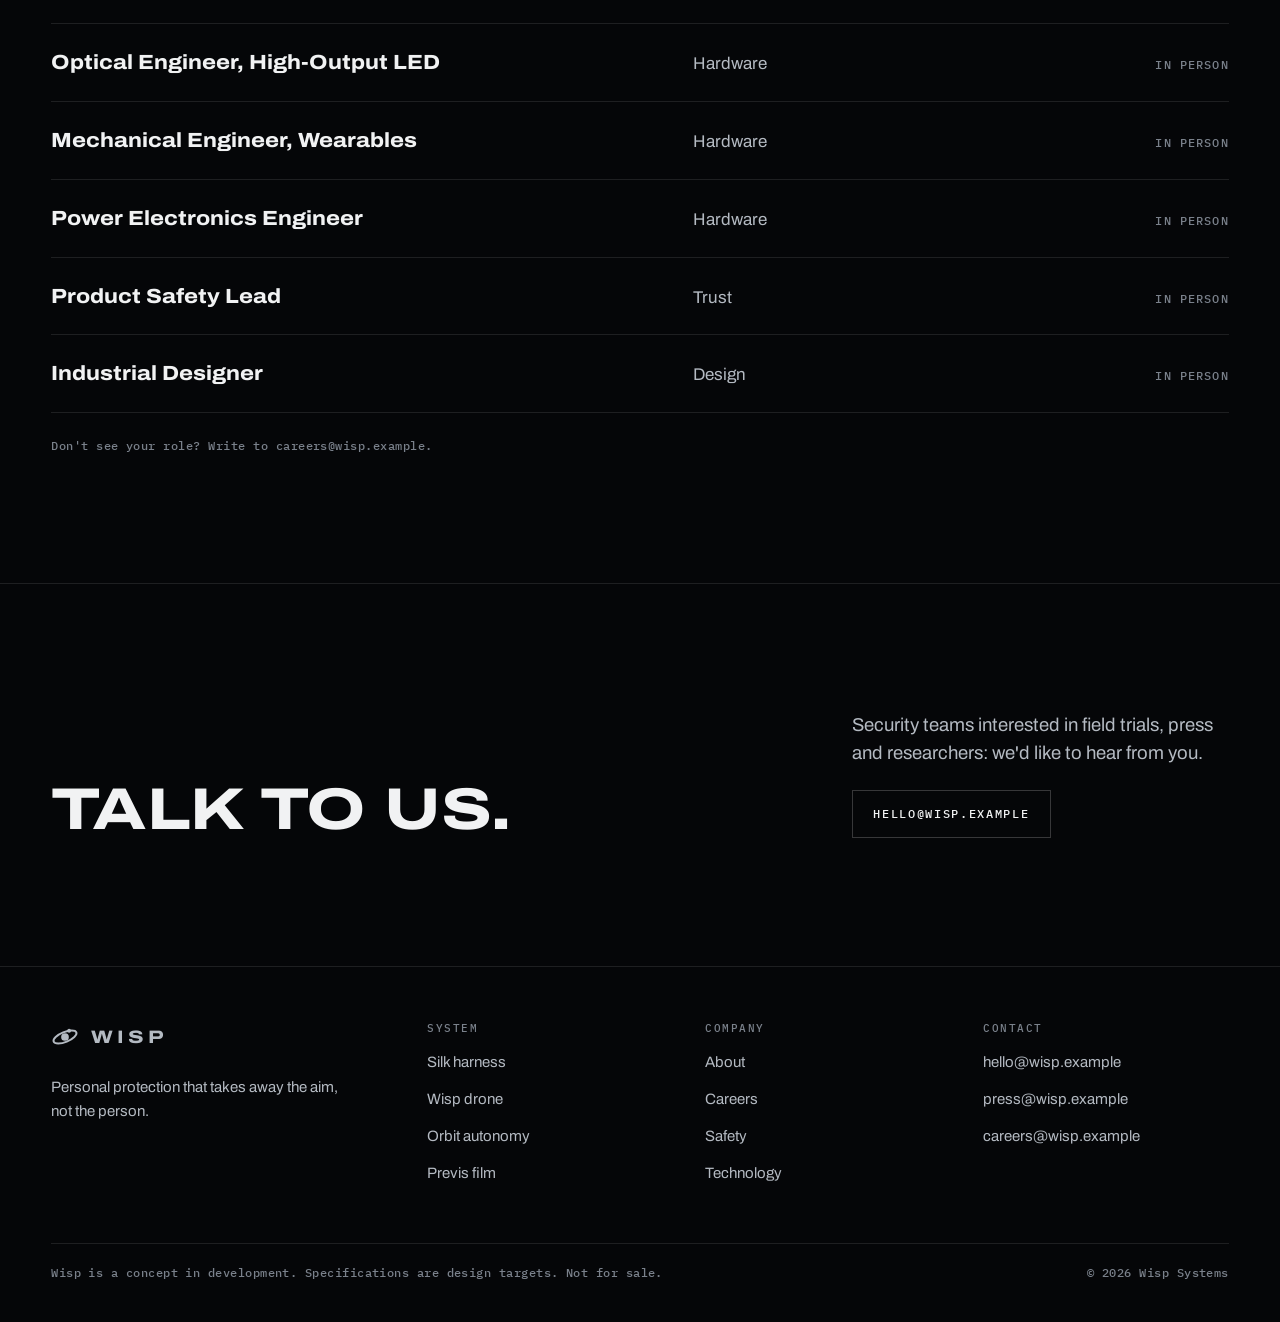
<file: wisp/company.html>
<!doctype html>
<html lang="en">
<head>
<meta charset="utf-8">
<meta name="viewport" content="width=device-width, initial-scale=1, viewport-fit=cover">
<title>Wisp Company</title>
<meta name="description" content="Wisp builds personal protection that ends confrontations without injuries. Mission, progress and open roles.">
<meta name="theme-color" content="#050608">
<link rel="icon" href="data:image/svg+xml,%3Csvg xmlns='http://www.w3.org/2000/svg' viewBox='0 0 32 32'%3E%3Cellipse cx='16' cy='16' rx='14' ry='5.6' transform='rotate(-22 16 16)' fill='none' stroke='%23a6dbff' stroke-width='2.4'/%3E%3Ccircle cx='16' cy='16' r='4.4' fill='%23a6dbff'/%3E%3Ccircle cx='20.7' cy='8.9' r='2.2' fill='%23a6dbff'/%3E%3C/svg%3E">
<link rel="preconnect" href="https://fonts.googleapis.com">
<link rel="preconnect" href="https://fonts.gstatic.com" crossorigin>
<link rel="stylesheet" href="https://fonts.googleapis.com/css2?family=Archivo:wdth,wght@62..125,400..800&family=IBM+Plex+Mono:wght@400;500&display=swap">
<link rel="stylesheet" href="assets/site.css">
<script type="module" src="assets/site.js"></script>
</head>
<body>
<a class="skip" href="#main">Skip to content</a>
<header class="nav" id="top">
  <div class="wrap nav-inner">
    <a class="logo" href="index.html" aria-label="Wisp home"><svg viewBox="0 0 32 32" aria-hidden="true"><ellipse cx="16" cy="16" rx="14" ry="5.6" transform="rotate(-22 16 16)" fill="none" stroke="currentColor" stroke-width="2.2"/><circle cx="16" cy="16" r="4.4" fill="currentColor"/><circle cx="20.7" cy="8.9" r="2.2" fill="currentColor"/></svg><span>WISP</span></a>
    <nav aria-label="Primary"><ul class="nav-links"><li><a href="index.html#system">System</a></li><li><a href="technology.html">Technology</a></li><li><a href="safety.html">Safety</a></li><li><a href="company.html" aria-current="page">Company</a></li></ul></nav>
    <a class="btn btn-sm nav-cta" href="scenario.html">Watch the previs <svg viewBox="0 0 16 16" aria-hidden="true"><path d="M1.5 8h12M9.5 4l4 4-4 4" fill="none" stroke="currentColor" stroke-width="1.5"/></svg></a>
    <button type="button" class="menu-btn" id="menuOpen" aria-expanded="false" aria-controls="menu">Menu</button>
  </div>
</header>
<div class="menu" id="menu" role="dialog" aria-modal="true" aria-label="Site menu" hidden>
  <div class="menu-top">
    <a class="logo" href="index.html" aria-label="Wisp home"><svg viewBox="0 0 32 32" aria-hidden="true"><ellipse cx="16" cy="16" rx="14" ry="5.6" transform="rotate(-22 16 16)" fill="none" stroke="currentColor" stroke-width="2.2"/><circle cx="16" cy="16" r="4.4" fill="currentColor"/><circle cx="20.7" cy="8.9" r="2.2" fill="currentColor"/></svg><span>WISP</span></a>
    <button type="button" class="menu-btn" id="menuClose">Close</button>
  </div>
  <ul class="menu-links"><li><a href="index.html#system">System <span>01</span></a></li><li><a href="technology.html">Technology <span>02</span></a></li><li><a href="safety.html">Safety <span>03</span></a></li><li><a href="company.html" aria-current="page">Company <span>04</span></a></li></ul>
  <a class="btn btn-primary" href="scenario.html">Watch the previs <svg viewBox="0 0 16 16" aria-hidden="true"><path d="M1.5 8h12M9.5 4l4 4-4 4" fill="none" stroke="currentColor" stroke-width="1.5"/></svg></a>
</div>
<main id="main">
  <section class="page-hero">
    <div class="wrap">
      <span class="eyebrow">Company</span>
      <h1 class="h1">We build the way out.</h1>
      <p class="lede">The tools people carry for protection were designed for fighting. We think the best outcome of any confrontation is that everyone goes home, starting with you.</p>
    </div>
  </section>
  <figure class="bleed">
    <img src="assets/img/r/launch.webp" alt="Wisp lifting off the back plate of the Silk harness on a dress form" width="1800" height="1125">
    <figcaption>W1 &middot; leaving the dock</figcaption>
  </figure>

  <section class="section">
    <div class="wrap">
      <div class="head">
        <span class="eyebrow">01 &middot; Mission</span>
        <p class="big-statement reveal">Make leaving the easiest thing to do when someone raises a weapon. <em>No injuries, no escalation, no <span class="nowrap">split-second</span> decisions about force.</em></p>
      </div>
      <div class="grid-4 reveal">
        <div><span class="step-num">01</span><h3>Leaving is winning</h3><p>We measure success by how quickly the wearer is safe, not by what happens to the attacker.</p></div>
        <div><span class="step-num">02</span><h3>Hardware you forget</h3><p>Protection only works if it's there. Wisp has to be light and comfortable enough to wear every day.</p></div>
        <div><span class="step-num">03</span><h3>Trust is a feature</h3><p>Privacy, logging and safety limits are product requirements with owners and tests, not policies.</p></div>
        <div><span class="step-num">04</span><h3>Earn it in the field</h3><p>We test with professionals before anyone else, and we publish what we learn about safety.</p></div>
      </div>
    </div>
  </section>

  <section class="section">
    <div class="wrap">
      <div class="head">
        <span class="eyebrow">02 &middot; Where we are</span>
        <h2 class="h2">Flying prototypes.</h2>
        <p class="lede">W1 is our first complete system: drone, harness and flight software, flying in the lab.</p>
      </div>
      <ol class="timeline reveal">
        <li class="now"><b>Now</b><h3>W1 prototype</h3><p>Flying prototypes, the third harness revision, and light and flight testing in the lab.</p></li>
        <li><b>Next</b><h3>Field trials</h3><p>Supervised trials with professional security teams, and the first independent safety tests.</p></li>
        <li><b>Then</b><h3>Certification</h3><p>Regulatory approvals and a production design, before Wisp is offered to anyone.</p></li>
      </ol>
    </div>
  </section>

  <section class="section" id="careers">
    <div class="wrap">
      <div class="head">
        <span class="eyebrow">03 &middot; Careers</span>
        <h2 class="h2">A small team with a hard problem.</h2>
        <p class="lede">We hire people who have shipped hardware, sweat the details and want their work to keep people safe.</p>
      </div>
      <ul class="roles">
        <li><h3><a href="mailto:careers@wisp.example?subject=Flight%20Controls%20Engineer">Flight Controls Engineer</a></h3><span>Autonomy</span><em>In person</em></li>
        <li><h3><a href="mailto:careers@wisp.example?subject=Perception%20Engineer">Perception Engineer, Faces and Pose</a></h3><span>Autonomy</span><em>In person</em></li>
        <li><h3><a href="mailto:careers@wisp.example?subject=Optical%20Engineer">Optical Engineer, High-Output LED</a></h3><span>Hardware</span><em>In person</em></li>
        <li><h3><a href="mailto:careers@wisp.example?subject=Mechanical%20Engineer">Mechanical Engineer, Wearables</a></h3><span>Hardware</span><em>In person</em></li>
        <li><h3><a href="mailto:careers@wisp.example?subject=Power%20Electronics%20Engineer">Power Electronics Engineer</a></h3><span>Hardware</span><em>In person</em></li>
        <li><h3><a href="mailto:careers@wisp.example?subject=Product%20Safety%20Lead">Product Safety Lead</a></h3><span>Trust</span><em>In person</em></li>
        <li><h3><a href="mailto:careers@wisp.example?subject=Industrial%20Designer">Industrial Designer</a></h3><span>Design</span><em>In person</em></li>
      </ul>
      <p class="spec-note">Don't see your role? Write to careers@wisp.example.</p>
    </div>
  </section>

  <section class="section">
    <div class="wrap band">
      <h2 class="h2">Talk to us.</h2>
      <div>
        <p class="lede">Security teams interested in field trials, press and researchers: we'd like to hear from you.</p>
        <a class="btn" href="mailto:hello@wisp.example">hello@wisp.example</a>
      </div>
    </div>
  </section>
</main>
<footer class="footer">
  <div class="wrap">
    <div class="footer-top">
      <div>
        <a class="logo" href="index.html" aria-label="Wisp home"><svg viewBox="0 0 32 32" aria-hidden="true"><ellipse cx="16" cy="16" rx="14" ry="5.6" transform="rotate(-22 16 16)" fill="none" stroke="currentColor" stroke-width="2.2"/><circle cx="16" cy="16" r="4.4" fill="currentColor"/><circle cx="20.7" cy="8.9" r="2.2" fill="currentColor"/></svg><span>WISP</span></a>
        <p>Personal protection that takes away the aim, not the person.</p>
      </div>
      <div>
        <h4>System</h4>
        <ul>
          <li><a href="index.html#system">Silk harness</a></li>
          <li><a href="index.html#inside">Wisp drone</a></li>
          <li><a href="technology.html#orbit">Orbit autonomy</a></li>
          <li><a href="scenario.html">Previs film</a></li>
        </ul>
      </div>
      <div>
        <h4>Company</h4>
        <ul>
          <li><a href="company.html">About</a></li>
          <li><a href="company.html#careers">Careers</a></li>
          <li><a href="safety.html">Safety</a></li>
          <li><a href="technology.html">Technology</a></li>
        </ul>
      </div>
      <div>
        <h4>Contact</h4>
        <ul>
          <li><a href="mailto:hello@wisp.example">hello@wisp.example</a></li>
          <li><a href="mailto:press@wisp.example">press@wisp.example</a></li>
          <li><a href="mailto:careers@wisp.example">careers@wisp.example</a></li>
        </ul>
      </div>
    </div>
    <div class="footer-bottom">
      <span>Wisp is a concept in development. Specifications are design targets. Not for sale.</span>
      <span>&copy; <span data-year>2026</span> Wisp Systems</span>
    </div>
  </div>
</footer>
</body>
</html>
</file>
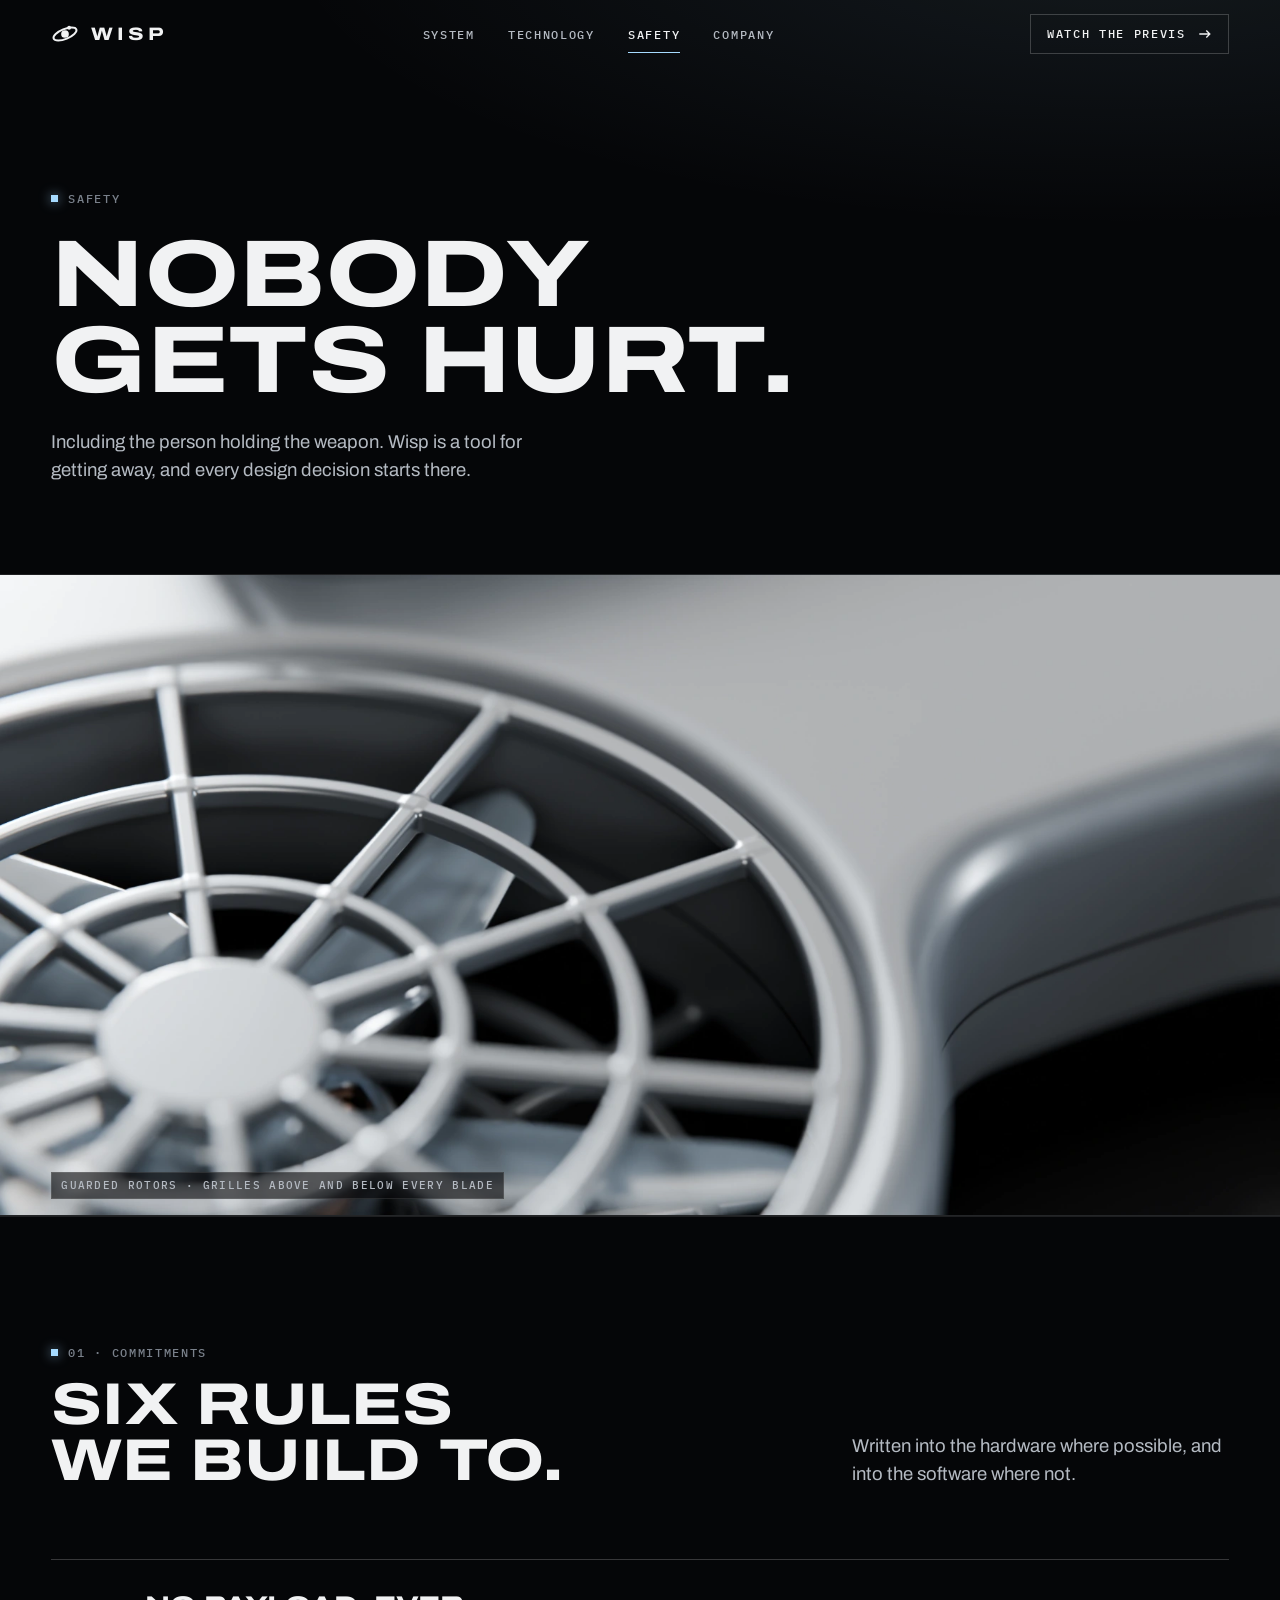
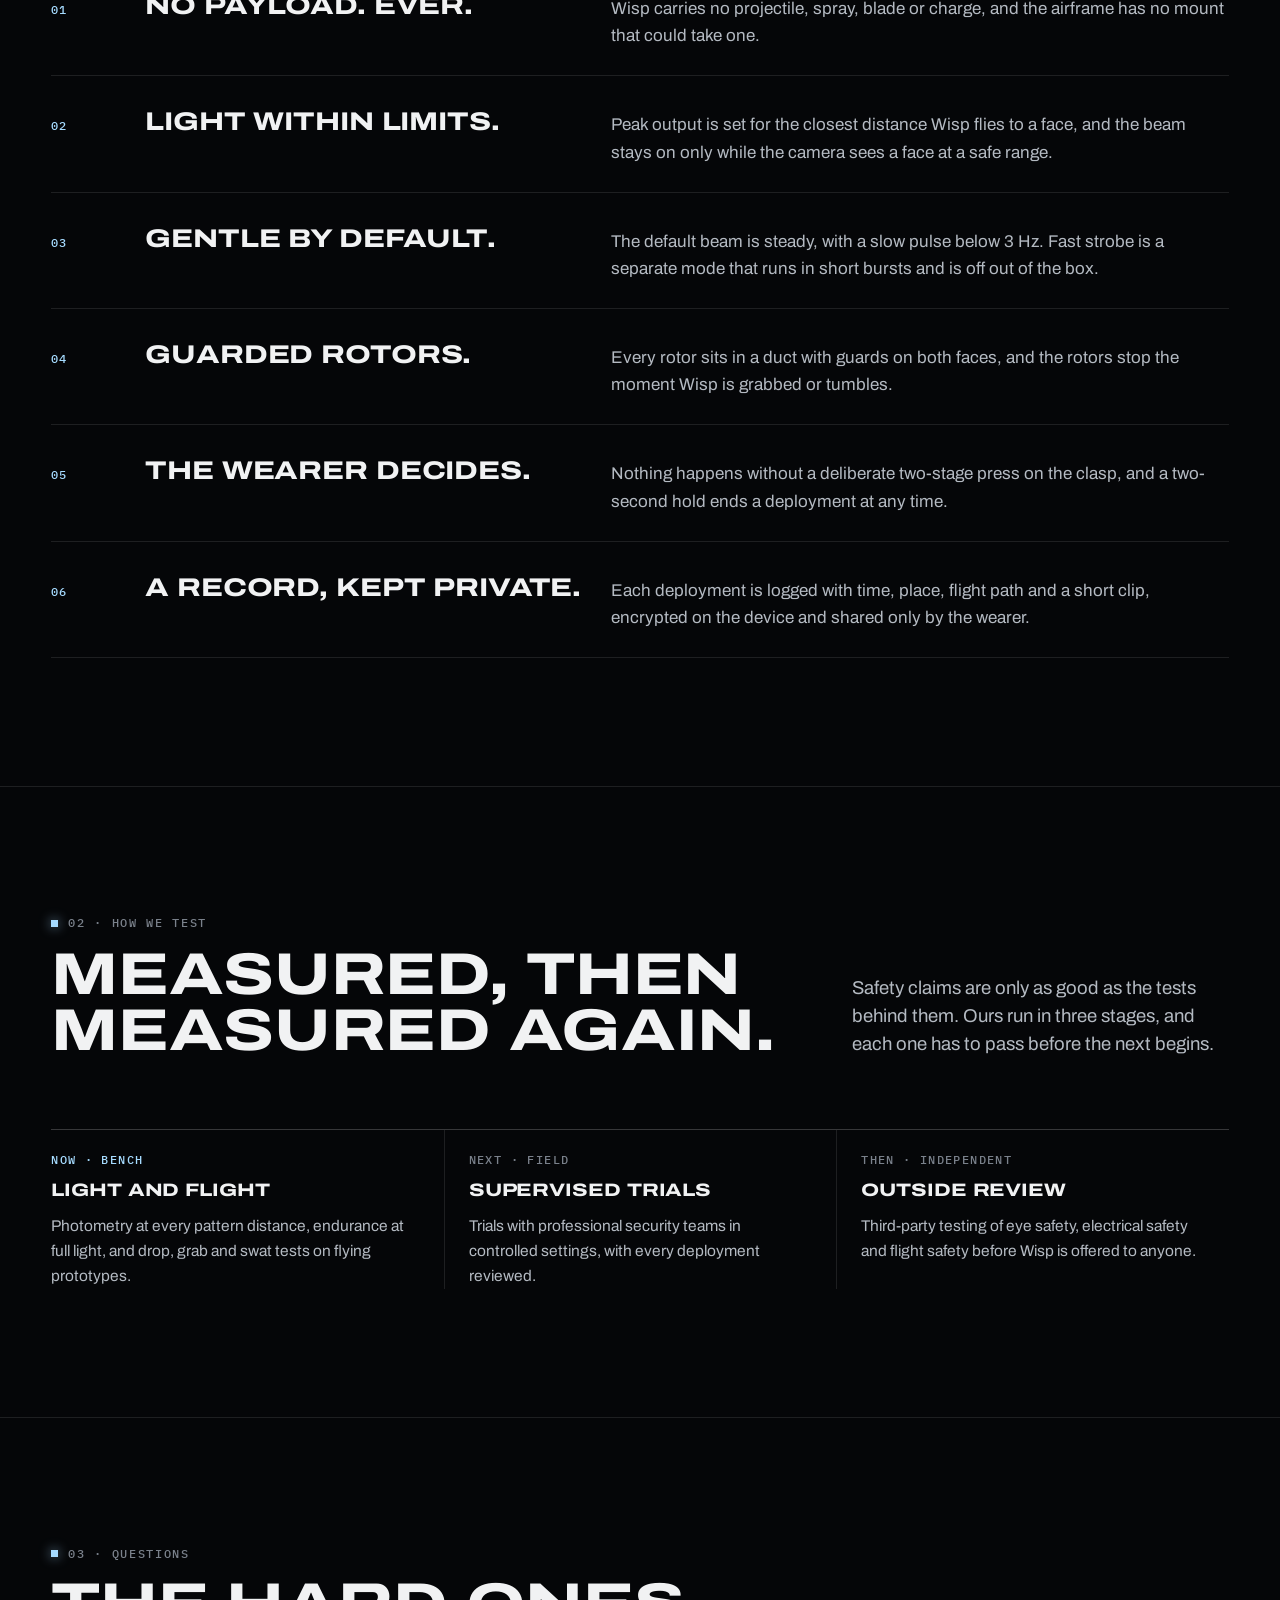
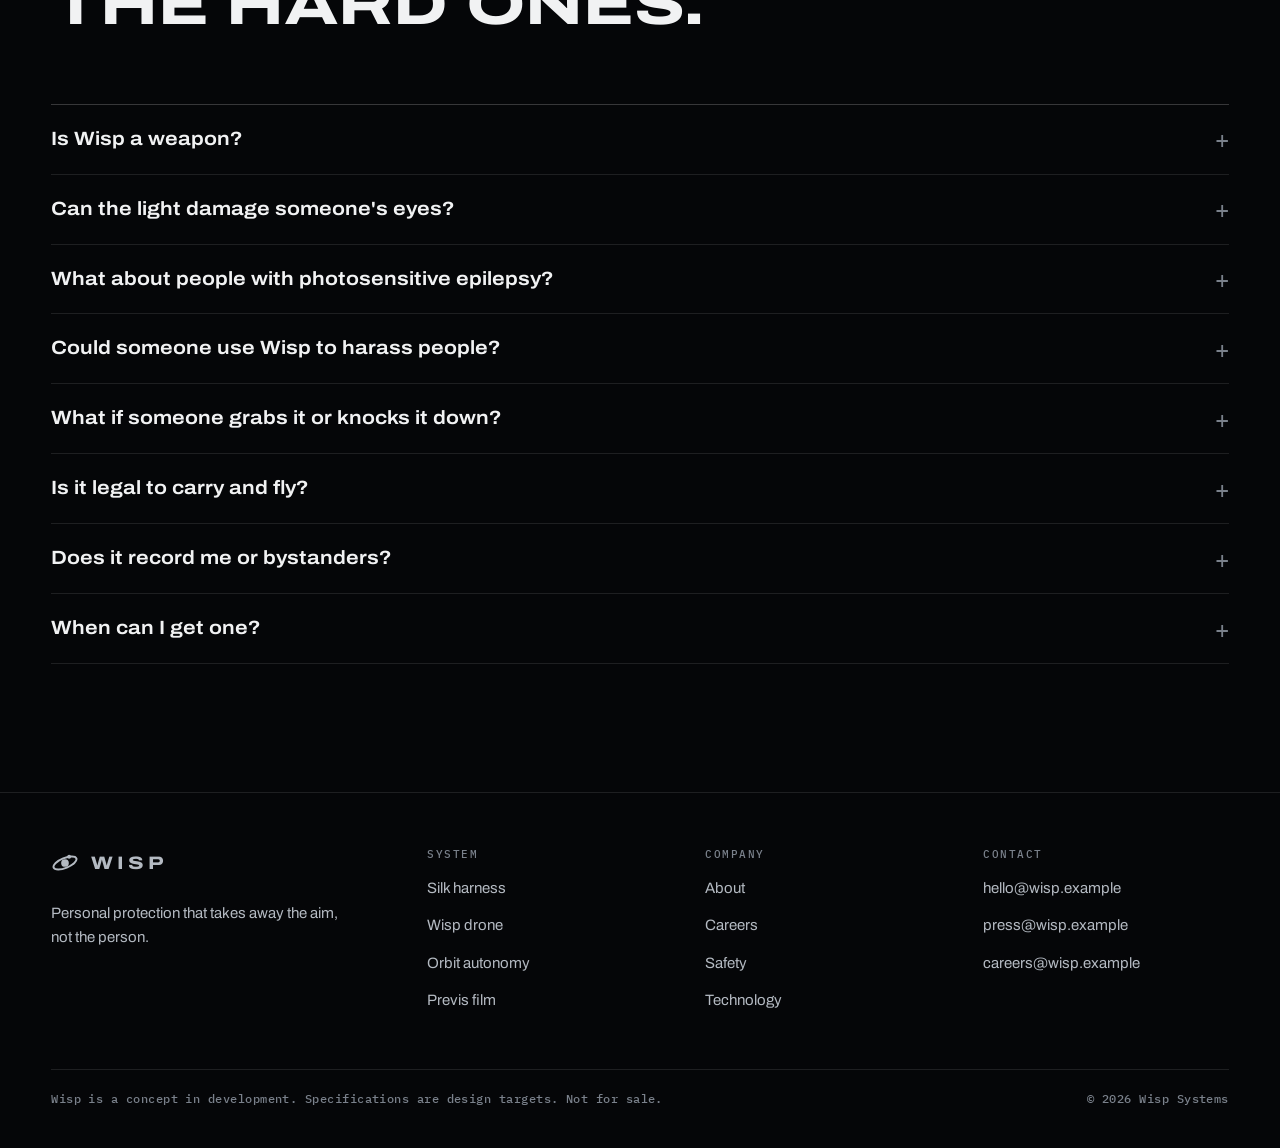
<file: wisp/safety.html>
<!doctype html>
<html lang="en">
<head>
<meta charset="utf-8">
<meta name="viewport" content="width=device-width, initial-scale=1, viewport-fit=cover">
<title>Wisp Safety</title>
<meta name="description" content="The rules Wisp is built to: no payload, light within limits, guarded rotors, wearer control and private records.">
<meta name="theme-color" content="#050608">
<link rel="icon" href="data:image/svg+xml,%3Csvg xmlns='http://www.w3.org/2000/svg' viewBox='0 0 32 32'%3E%3Cellipse cx='16' cy='16' rx='14' ry='5.6' transform='rotate(-22 16 16)' fill='none' stroke='%23a6dbff' stroke-width='2.4'/%3E%3Ccircle cx='16' cy='16' r='4.4' fill='%23a6dbff'/%3E%3Ccircle cx='20.7' cy='8.9' r='2.2' fill='%23a6dbff'/%3E%3C/svg%3E">
<link rel="preconnect" href="https://fonts.googleapis.com">
<link rel="preconnect" href="https://fonts.gstatic.com" crossorigin>
<link rel="stylesheet" href="https://fonts.googleapis.com/css2?family=Archivo:wdth,wght@62..125,400..800&family=IBM+Plex+Mono:wght@400;500&display=swap">
<link rel="stylesheet" href="assets/site.css">
<script type="module" src="assets/site.js"></script>
</head>
<body>
<a class="skip" href="#main">Skip to content</a>
<header class="nav" id="top">
  <div class="wrap nav-inner">
    <a class="logo" href="index.html" aria-label="Wisp home"><svg viewBox="0 0 32 32" aria-hidden="true"><ellipse cx="16" cy="16" rx="14" ry="5.6" transform="rotate(-22 16 16)" fill="none" stroke="currentColor" stroke-width="2.2"/><circle cx="16" cy="16" r="4.4" fill="currentColor"/><circle cx="20.7" cy="8.9" r="2.2" fill="currentColor"/></svg><span>WISP</span></a>
    <nav aria-label="Primary"><ul class="nav-links"><li><a href="index.html#system">System</a></li><li><a href="technology.html">Technology</a></li><li><a href="safety.html" aria-current="page">Safety</a></li><li><a href="company.html">Company</a></li></ul></nav>
    <a class="btn btn-sm nav-cta" href="scenario.html">Watch the previs <svg viewBox="0 0 16 16" aria-hidden="true"><path d="M1.5 8h12M9.5 4l4 4-4 4" fill="none" stroke="currentColor" stroke-width="1.5"/></svg></a>
    <button type="button" class="menu-btn" id="menuOpen" aria-expanded="false" aria-controls="menu">Menu</button>
  </div>
</header>
<div class="menu" id="menu" role="dialog" aria-modal="true" aria-label="Site menu" hidden>
  <div class="menu-top">
    <a class="logo" href="index.html" aria-label="Wisp home"><svg viewBox="0 0 32 32" aria-hidden="true"><ellipse cx="16" cy="16" rx="14" ry="5.6" transform="rotate(-22 16 16)" fill="none" stroke="currentColor" stroke-width="2.2"/><circle cx="16" cy="16" r="4.4" fill="currentColor"/><circle cx="20.7" cy="8.9" r="2.2" fill="currentColor"/></svg><span>WISP</span></a>
    <button type="button" class="menu-btn" id="menuClose">Close</button>
  </div>
  <ul class="menu-links"><li><a href="index.html#system">System <span>01</span></a></li><li><a href="technology.html">Technology <span>02</span></a></li><li><a href="safety.html" aria-current="page">Safety <span>03</span></a></li><li><a href="company.html">Company <span>04</span></a></li></ul>
  <a class="btn btn-primary" href="scenario.html">Watch the previs <svg viewBox="0 0 16 16" aria-hidden="true"><path d="M1.5 8h12M9.5 4l4 4-4 4" fill="none" stroke="currentColor" stroke-width="1.5"/></svg></a>
</div>
<main id="main">
  <section class="page-hero">
    <div class="wrap">
      <span class="eyebrow">Safety</span>
      <h1 class="h1">Nobody gets hurt.</h1>
      <p class="lede">Including the person holding the weapon. Wisp is a tool for getting away, and every design decision starts there.</p>
    </div>
  </section>
  <figure class="bleed">
    <img src="assets/img/r/macro.webp" alt="Close-up of one duct: the molded guard over a five-blade rotor and a machined motor bell" width="1800" height="1125">
    <figcaption>Guarded rotors &middot; grilles above and below every blade</figcaption>
  </figure>

  <section class="section">
    <div class="wrap">
      <div class="head">
        <span class="eyebrow">01 &middot; Commitments</span>
        <h2 class="h2">Six rules we build to.</h2>
        <p class="lede">Written into the hardware where possible, and into the software where not.</p>
      </div>
      <ol class="uses">
        <li class="reveal"><b>01</b><h3>No payload. Ever.</h3><p>Wisp carries no projectile, spray, blade or charge, and the airframe has no mount that could take one.</p></li>
        <li class="reveal"><b>02</b><h3>Light within limits.</h3><p>Peak output is set for the closest distance Wisp flies to a face, and the beam stays on only while the camera sees a face at a safe range.</p></li>
        <li class="reveal"><b>03</b><h3>Gentle by default.</h3><p>The default beam is steady, with a slow pulse below 3 Hz. Fast strobe is a separate mode that runs in short bursts and is off out of the box.</p></li>
        <li class="reveal"><b>04</b><h3>Guarded rotors.</h3><p>Every rotor sits in a duct with guards on both faces, and the rotors stop the moment Wisp is grabbed or tumbles.</p></li>
        <li class="reveal"><b>05</b><h3>The wearer decides.</h3><p>Nothing happens without a deliberate two-stage press on the clasp, and a two-second hold ends a deployment at any time.</p></li>
        <li class="reveal"><b>06</b><h3>A record, kept private.</h3><p>Each deployment is logged with time, place, flight path and a short clip, encrypted on the device and shared only by the wearer.</p></li>
      </ol>
    </div>
  </section>

  <section class="section">
    <div class="wrap">
      <div class="head">
        <span class="eyebrow">02 &middot; How we test</span>
        <h2 class="h2">Measured, then measured again.</h2>
        <p class="lede">Safety claims are only as good as the tests behind them. Ours run in three stages, and each one has to pass before the next begins.</p>
      </div>
      <ol class="timeline reveal">
        <li class="now"><b>Now &middot; Bench</b><h3>Light and flight</h3><p>Photometry at every pattern distance, endurance at full light, and drop, grab and swat tests on flying prototypes.</p></li>
        <li><b>Next &middot; Field</b><h3>Supervised trials</h3><p>Trials with professional security teams in controlled settings, with every deployment reviewed.</p></li>
        <li><b>Then &middot; Independent</b><h3>Outside review</h3><p>Third-party testing of eye safety, electrical safety and flight safety before Wisp is offered to anyone.</p></li>
      </ol>
    </div>
  </section>

  <section class="section" id="faq">
    <div class="wrap">
      <div class="head">
        <span class="eyebrow">03 &middot; Questions</span>
        <h2 class="h2">The hard ones.</h2>
      </div>
      <div class="faq">
        <details><summary>Is Wisp a weapon?</summary><p>No. It carries nothing that can injure anyone. It is a bright light that flies, designed to make aiming very hard for long enough to leave.</p></details>
        <details><summary>Can the light damage someone's eyes?</summary><p>It is designed not to. Output is limited for the closest distance Wisp flies to a face, and the beam turns off whenever the camera loses the face or the range gets too short. Independent eye-safety testing comes before any sale.</p></details>
        <details><summary>What about people with photosensitive epilepsy?</summary><p>The default light is steady with a slow pulse, well below the flash rates linked to seizures. The fast strobe is a separate mode the wearer has to turn on, and it runs only in short bursts.</p></details>
        <details><summary>Could someone use Wisp to harass people?</summary><p>It launches only from its own harness and only after a deliberate press. It can't be flown like a hobby drone, carries nothing harmful and logs every deployment.</p></details>
        <details><summary>What if someone grabs it or knocks it down?</summary><p>The rotors stop the moment it is held or tumbles. It is built to survive a fall, and it pairs only with its own harness.</p></details>
        <details><summary>Is it legal to carry and fly?</summary><p>Rules on drones and self-defense tools vary by country and city. We are working with regulators ahead of any sale, and Wisp will only be offered where it can be carried and used legally.</p></details>
        <details><summary>Does it record me or bystanders?</summary><p>Wisp records only while deployed. Clips stay encrypted on the device and are never uploaded unless the wearer chooses to share them.</p></details>
        <details><summary>When can I get one?</summary><p>Not yet. Wisp is in development and not for sale. Prototypes go to professional security teams first.</p></details>
      </div>
    </div>
  </section>
</main>
<footer class="footer">
  <div class="wrap">
    <div class="footer-top">
      <div>
        <a class="logo" href="index.html" aria-label="Wisp home"><svg viewBox="0 0 32 32" aria-hidden="true"><ellipse cx="16" cy="16" rx="14" ry="5.6" transform="rotate(-22 16 16)" fill="none" stroke="currentColor" stroke-width="2.2"/><circle cx="16" cy="16" r="4.4" fill="currentColor"/><circle cx="20.7" cy="8.9" r="2.2" fill="currentColor"/></svg><span>WISP</span></a>
        <p>Personal protection that takes away the aim, not the person.</p>
      </div>
      <div>
        <h4>System</h4>
        <ul>
          <li><a href="index.html#system">Silk harness</a></li>
          <li><a href="index.html#inside">Wisp drone</a></li>
          <li><a href="technology.html#orbit">Orbit autonomy</a></li>
          <li><a href="scenario.html">Previs film</a></li>
        </ul>
      </div>
      <div>
        <h4>Company</h4>
        <ul>
          <li><a href="company.html">About</a></li>
          <li><a href="company.html#careers">Careers</a></li>
          <li><a href="safety.html">Safety</a></li>
          <li><a href="technology.html">Technology</a></li>
        </ul>
      </div>
      <div>
        <h4>Contact</h4>
        <ul>
          <li><a href="mailto:hello@wisp.example">hello@wisp.example</a></li>
          <li><a href="mailto:press@wisp.example">press@wisp.example</a></li>
          <li><a href="mailto:careers@wisp.example">careers@wisp.example</a></li>
        </ul>
      </div>
    </div>
    <div class="footer-bottom">
      <span>Wisp is a concept in development. Specifications are design targets. Not for sale.</span>
      <span>&copy; <span data-year>2026</span> Wisp Systems</span>
    </div>
  </div>
</footer>
</body>
</html>
</file>
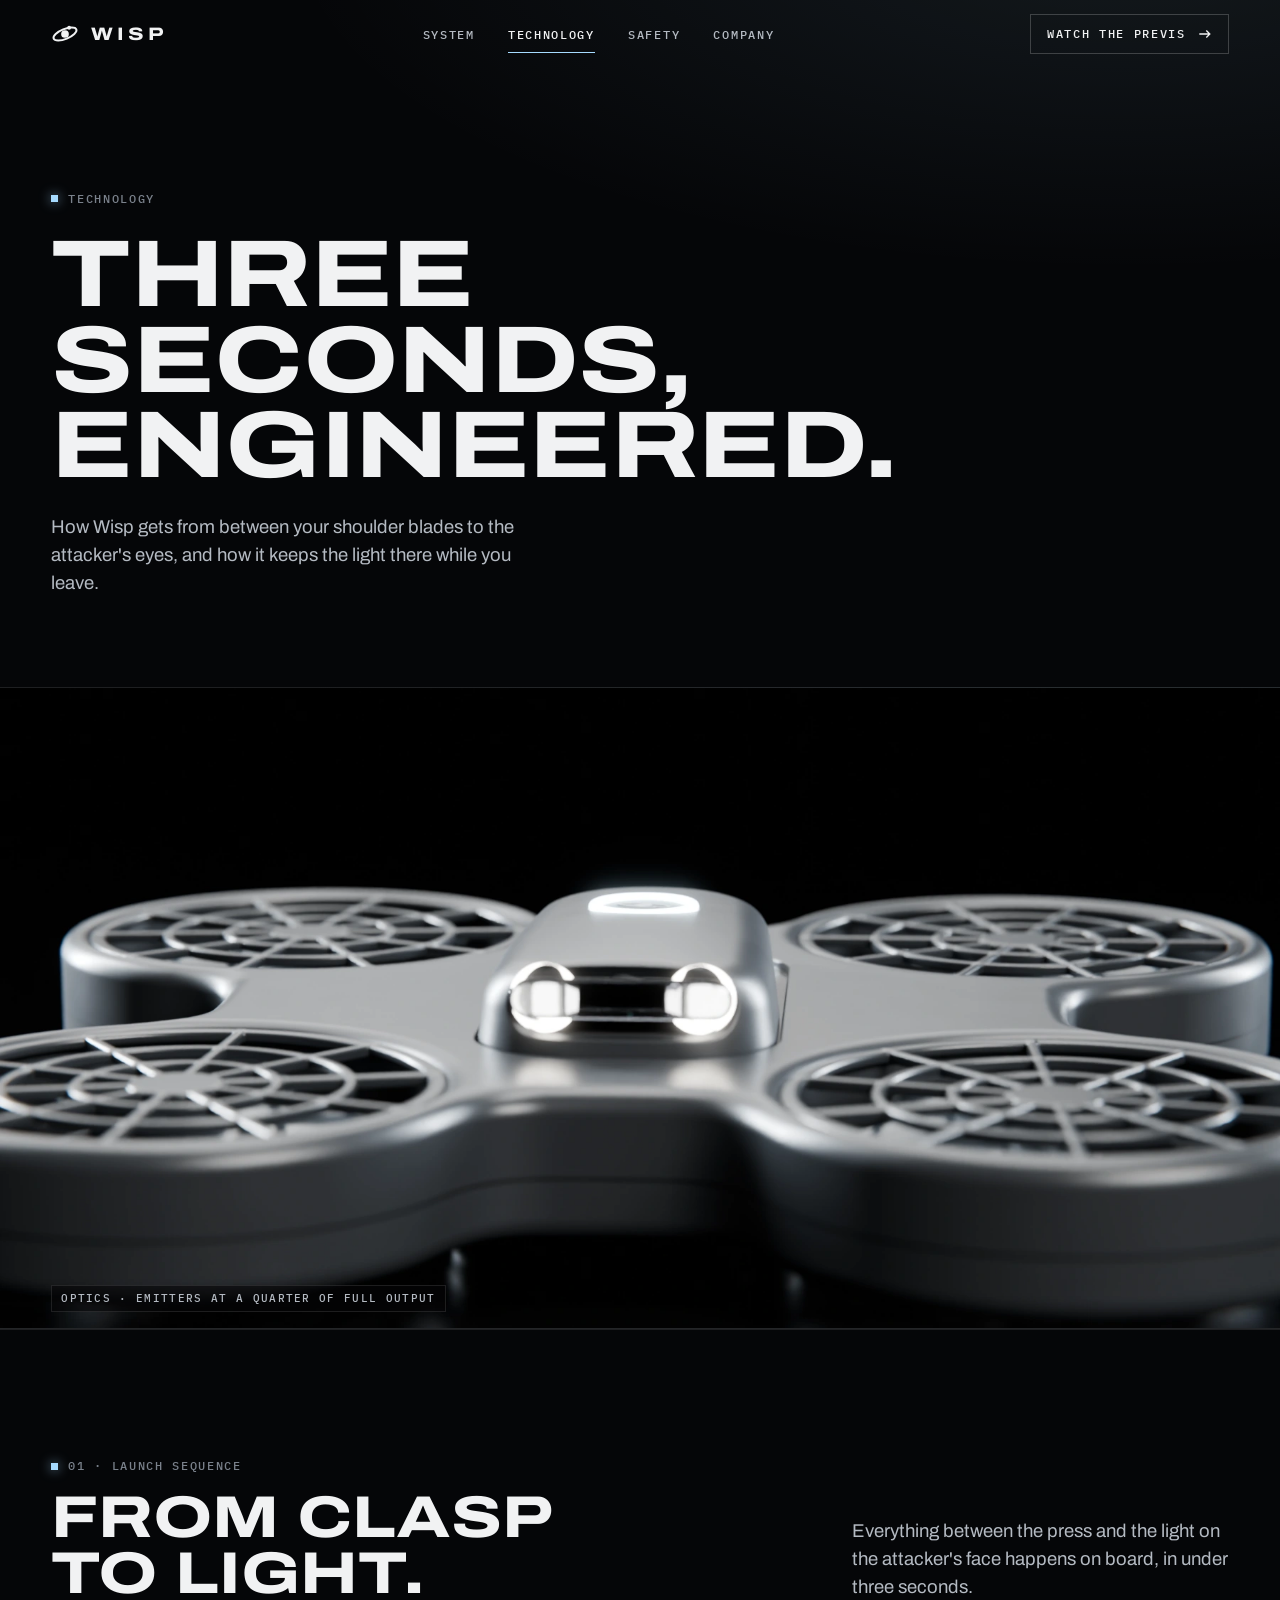
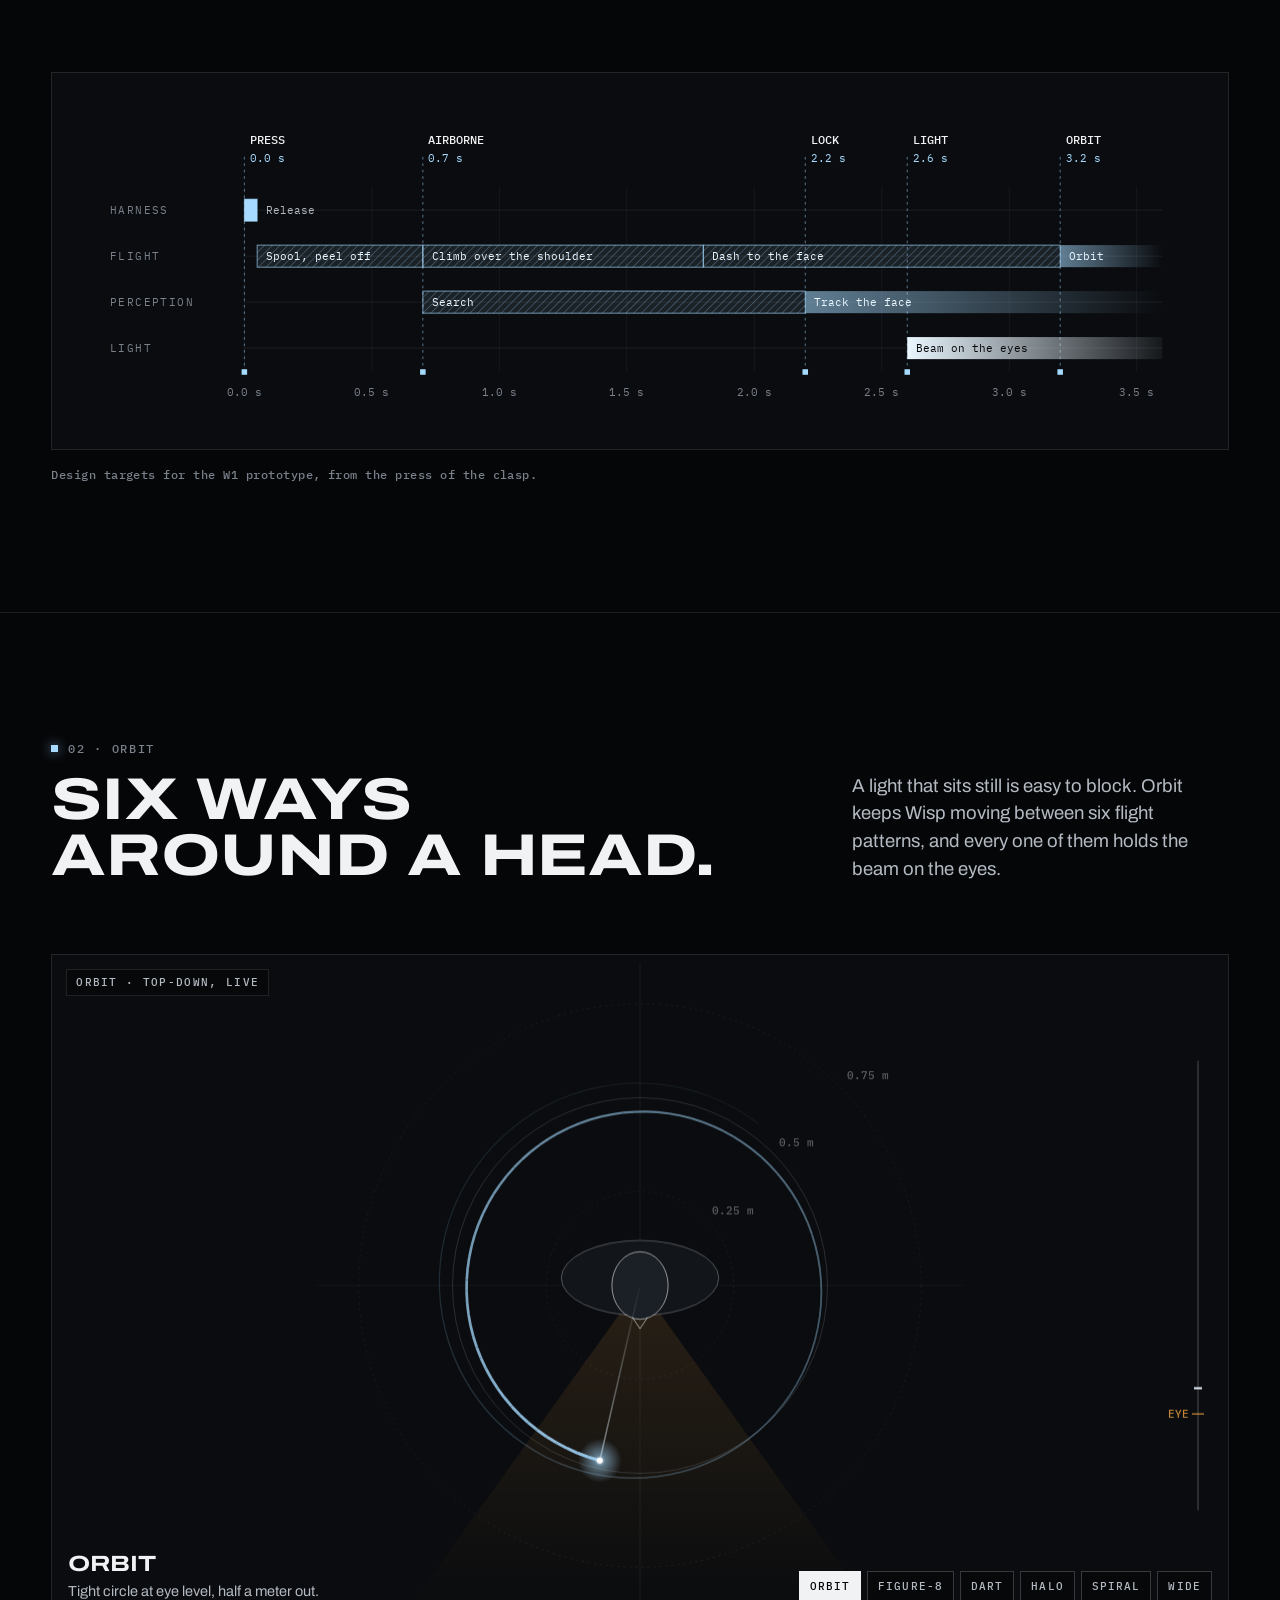
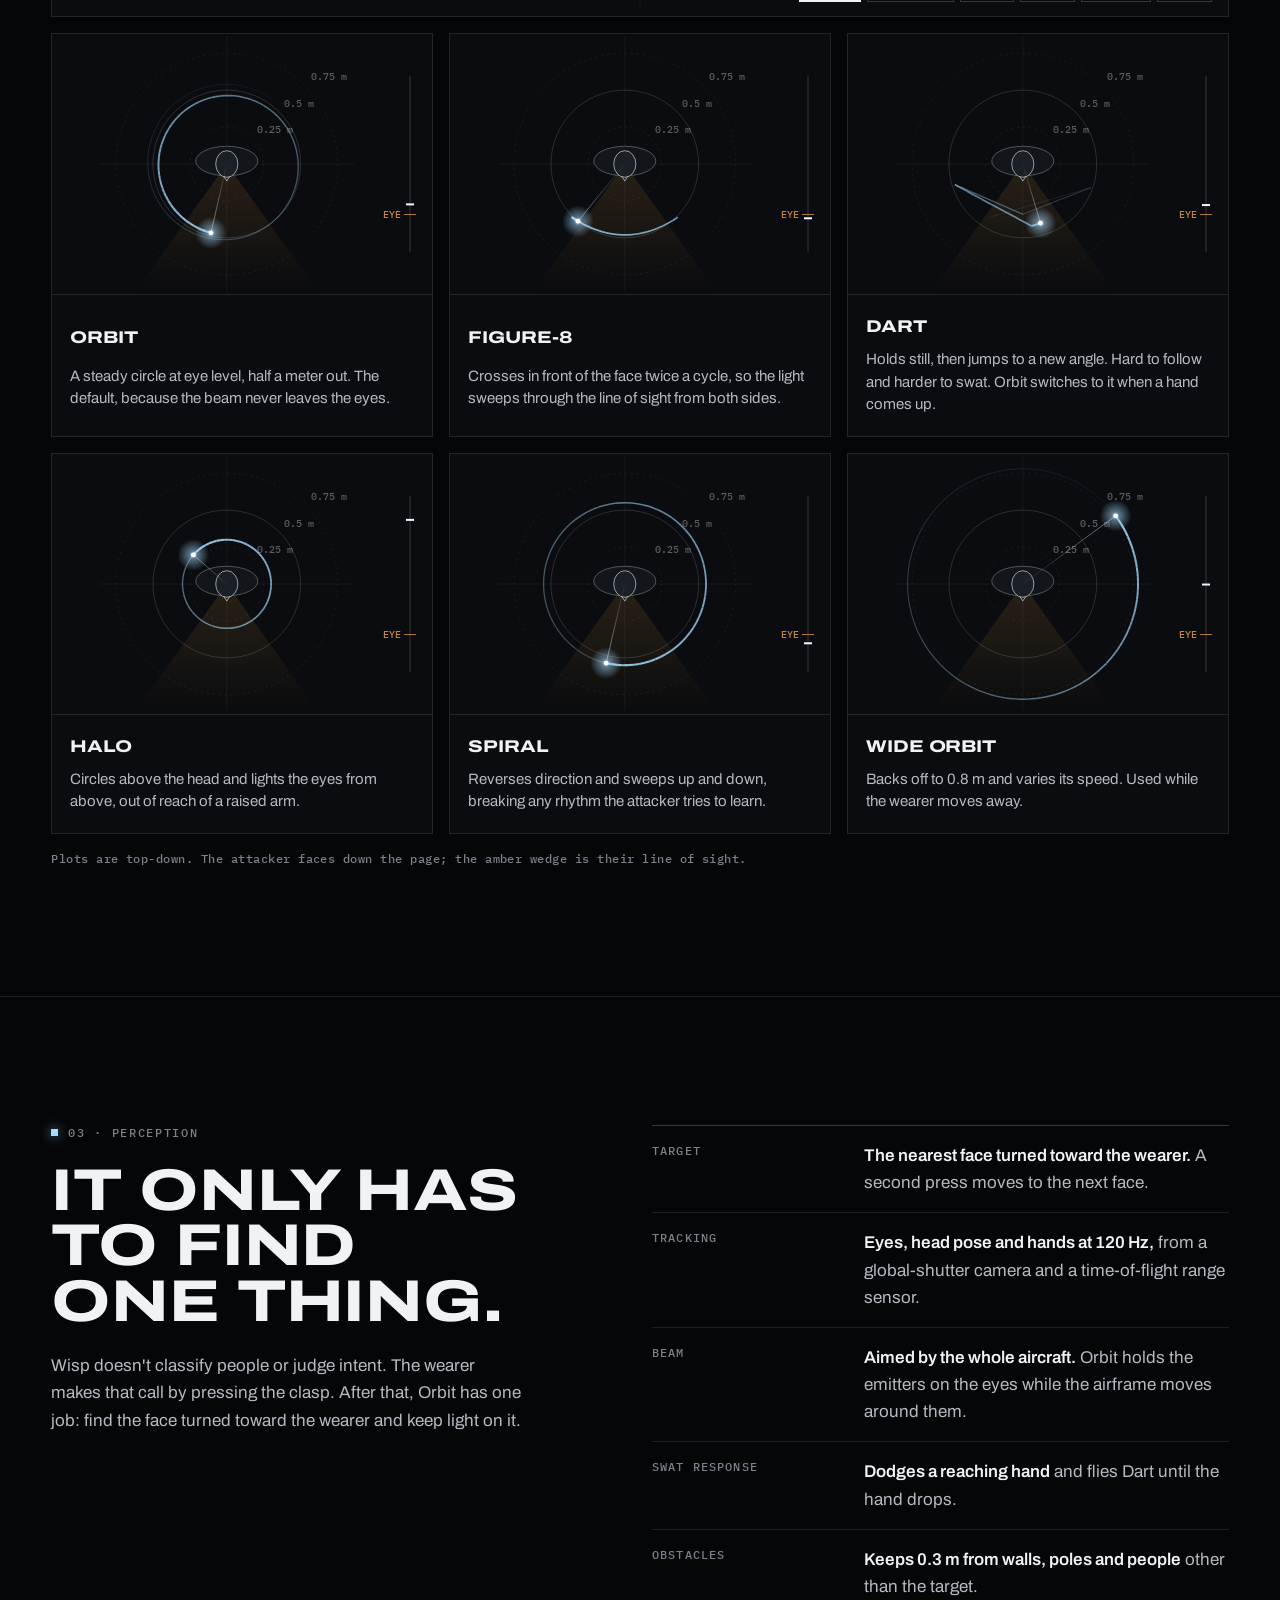
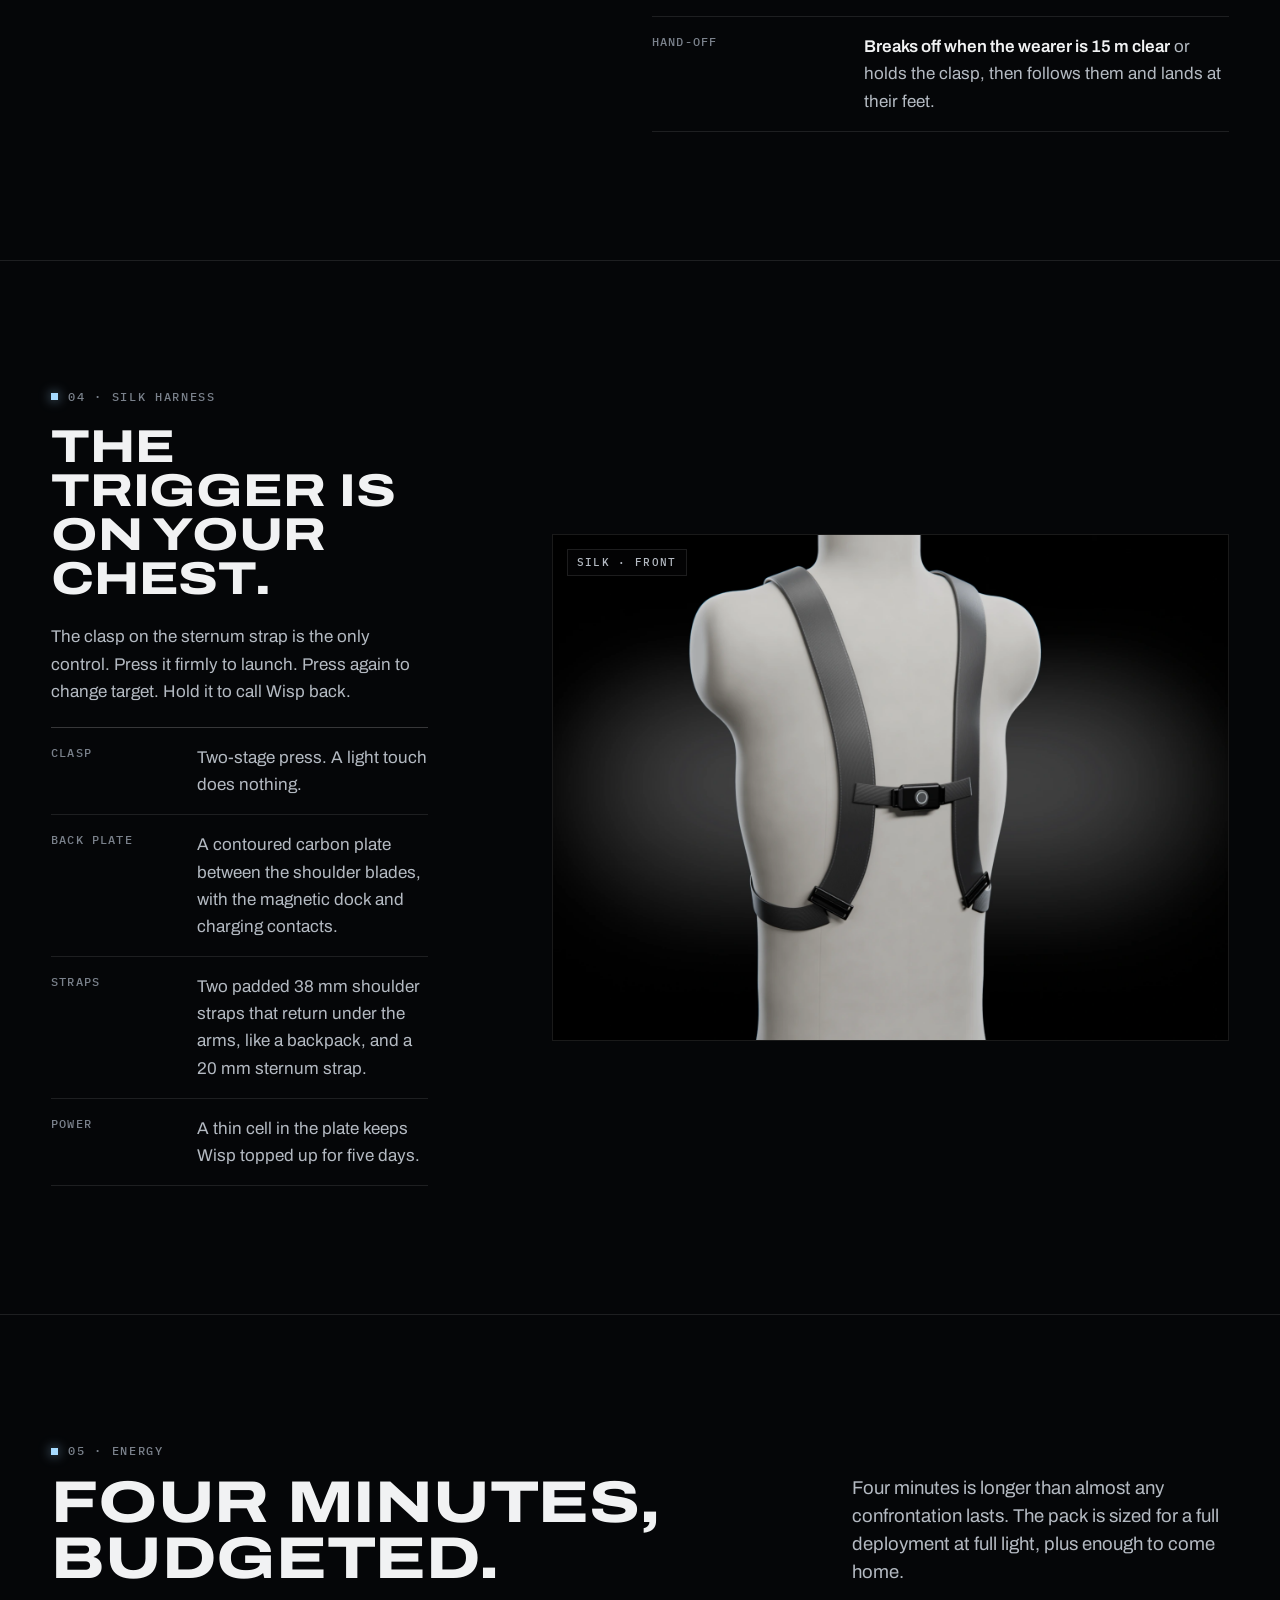
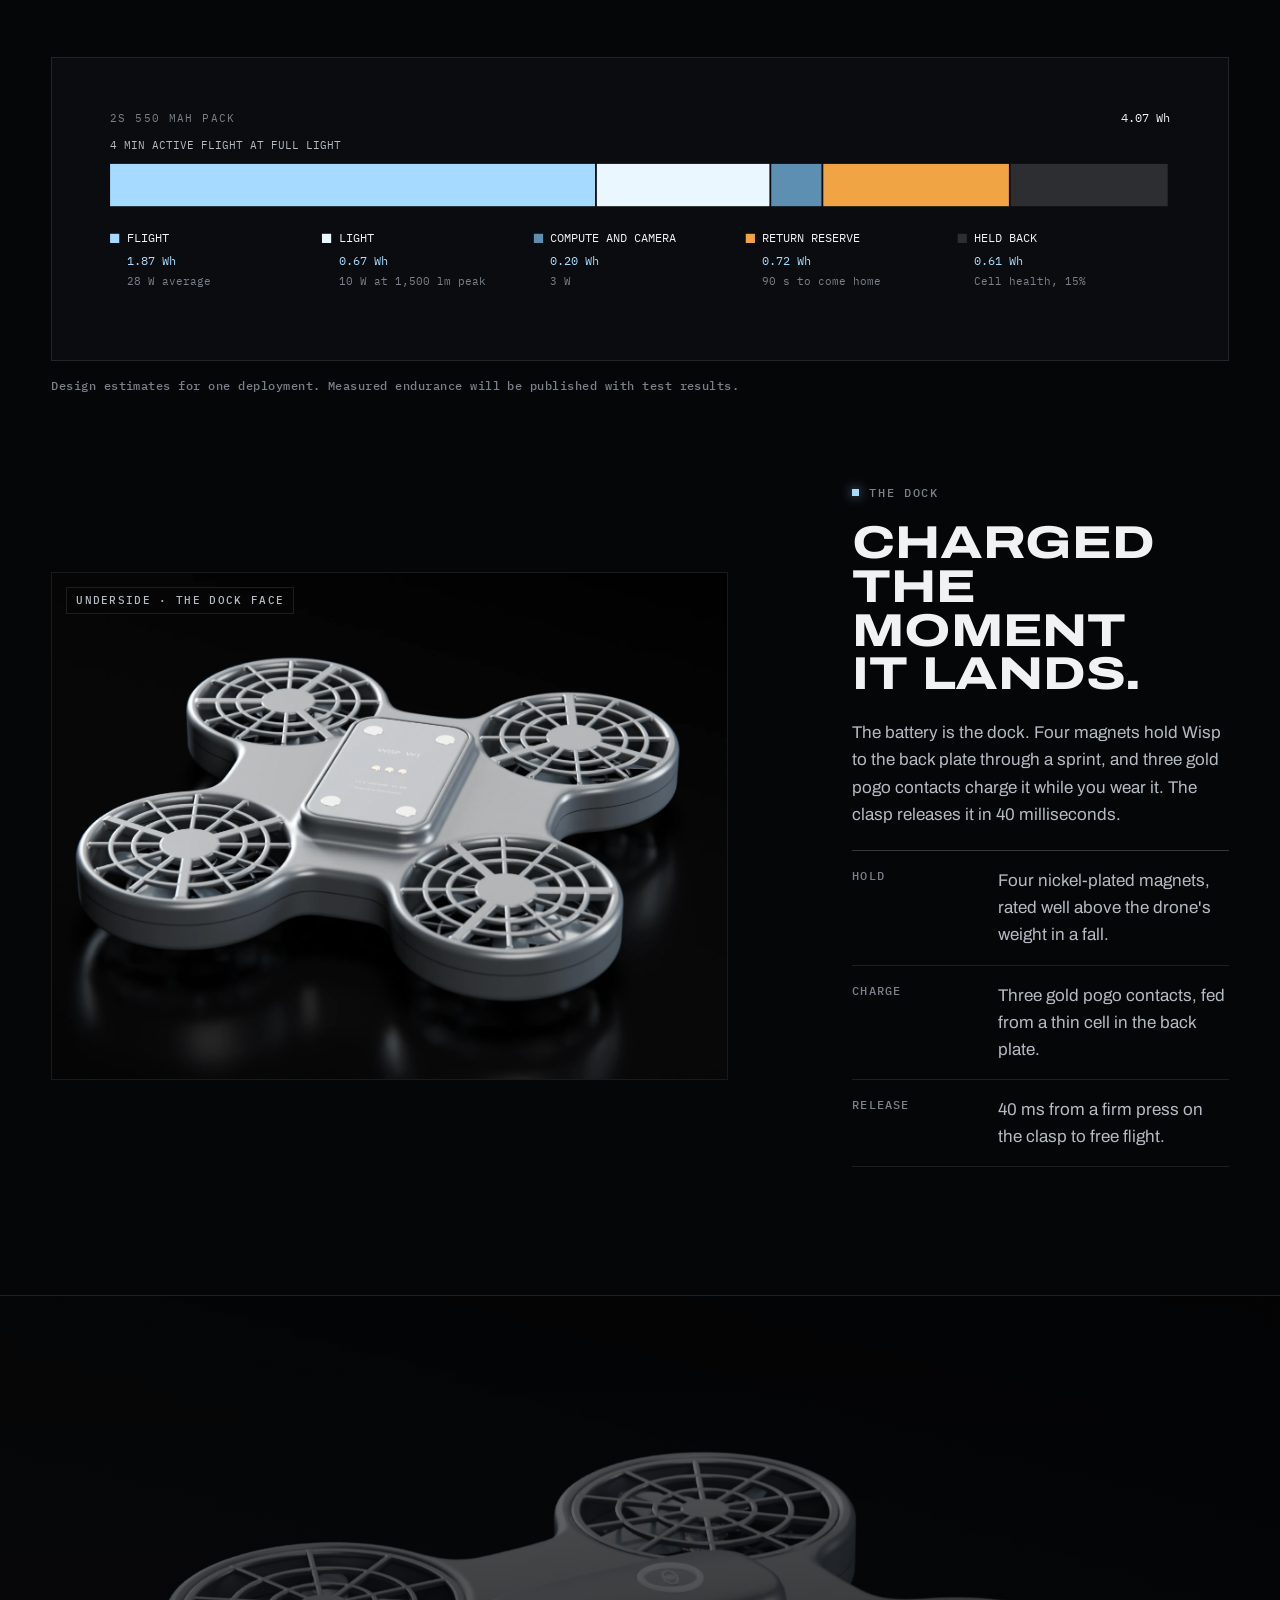
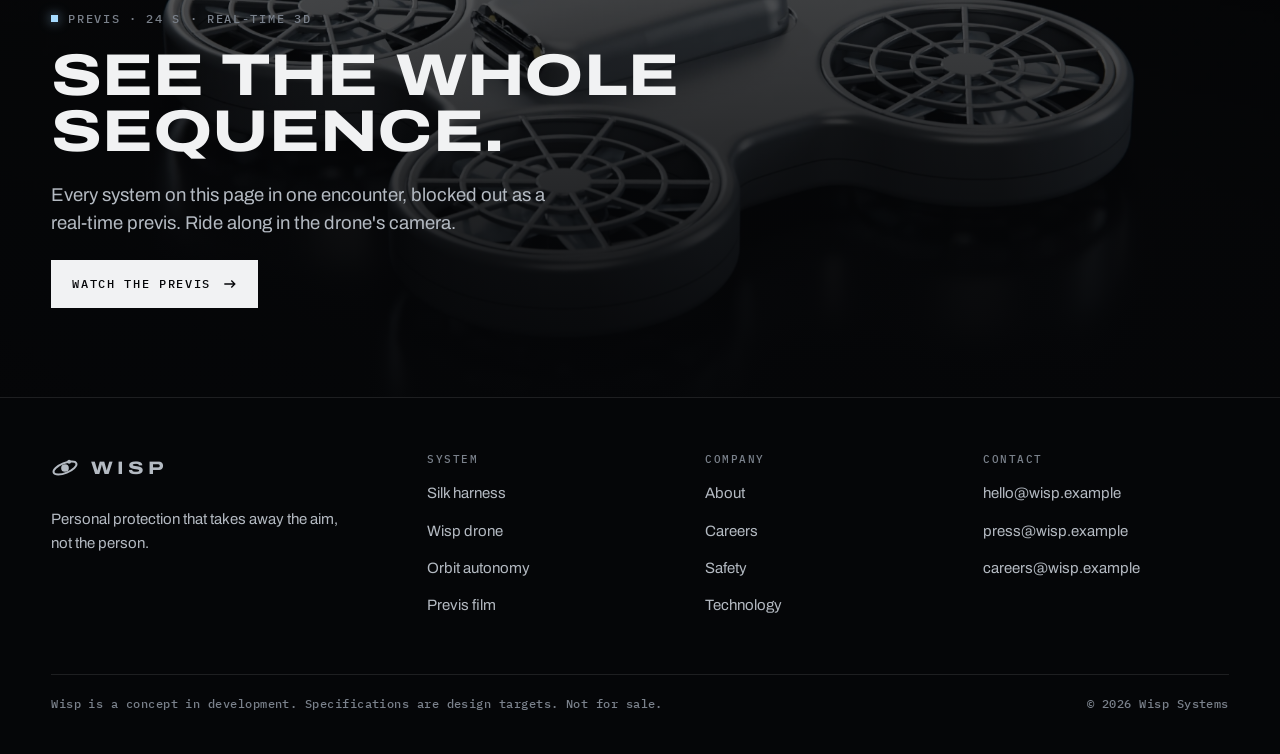
<file: wisp/technology.html>
<!doctype html>
<html lang="en">
<head>
<meta charset="utf-8">
<meta name="viewport" content="width=device-width, initial-scale=1, viewport-fit=cover">
<title>Wisp Technology</title>
<meta name="description" content="How Wisp launches, finds a face and keeps light on it: the launch sequence, Orbit flight patterns, perception, the Silk harness and the energy budget.">
<meta name="theme-color" content="#050608">
<link rel="icon" href="data:image/svg+xml,%3Csvg xmlns='http://www.w3.org/2000/svg' viewBox='0 0 32 32'%3E%3Cellipse cx='16' cy='16' rx='14' ry='5.6' transform='rotate(-22 16 16)' fill='none' stroke='%23a6dbff' stroke-width='2.4'/%3E%3Ccircle cx='16' cy='16' r='4.4' fill='%23a6dbff'/%3E%3Ccircle cx='20.7' cy='8.9' r='2.2' fill='%23a6dbff'/%3E%3C/svg%3E">
<link rel="preconnect" href="https://fonts.googleapis.com">
<link rel="preconnect" href="https://fonts.gstatic.com" crossorigin>
<link rel="stylesheet" href="https://fonts.googleapis.com/css2?family=Archivo:wdth,wght@62..125,400..800&family=IBM+Plex+Mono:wght@400;500&display=swap">
<link rel="stylesheet" href="assets/site.css">
<script type="module" src="assets/site.js"></script>
</head>
<body>
<a class="skip" href="#main">Skip to content</a>
<header class="nav" id="top">
  <div class="wrap nav-inner">
    <a class="logo" href="index.html" aria-label="Wisp home"><svg viewBox="0 0 32 32" aria-hidden="true"><ellipse cx="16" cy="16" rx="14" ry="5.6" transform="rotate(-22 16 16)" fill="none" stroke="currentColor" stroke-width="2.2"/><circle cx="16" cy="16" r="4.4" fill="currentColor"/><circle cx="20.7" cy="8.9" r="2.2" fill="currentColor"/></svg><span>WISP</span></a>
    <nav aria-label="Primary"><ul class="nav-links"><li><a href="index.html#system">System</a></li><li><a href="technology.html" aria-current="page">Technology</a></li><li><a href="safety.html">Safety</a></li><li><a href="company.html">Company</a></li></ul></nav>
    <a class="btn btn-sm nav-cta" href="scenario.html">Watch the previs <svg viewBox="0 0 16 16" aria-hidden="true"><path d="M1.5 8h12M9.5 4l4 4-4 4" fill="none" stroke="currentColor" stroke-width="1.5"/></svg></a>
    <button type="button" class="menu-btn" id="menuOpen" aria-expanded="false" aria-controls="menu">Menu</button>
  </div>
</header>
<div class="menu" id="menu" role="dialog" aria-modal="true" aria-label="Site menu" hidden>
  <div class="menu-top">
    <a class="logo" href="index.html" aria-label="Wisp home"><svg viewBox="0 0 32 32" aria-hidden="true"><ellipse cx="16" cy="16" rx="14" ry="5.6" transform="rotate(-22 16 16)" fill="none" stroke="currentColor" stroke-width="2.2"/><circle cx="16" cy="16" r="4.4" fill="currentColor"/><circle cx="20.7" cy="8.9" r="2.2" fill="currentColor"/></svg><span>WISP</span></a>
    <button type="button" class="menu-btn" id="menuClose">Close</button>
  </div>
  <ul class="menu-links"><li><a href="index.html#system">System <span>01</span></a></li><li><a href="technology.html" aria-current="page">Technology <span>02</span></a></li><li><a href="safety.html">Safety <span>03</span></a></li><li><a href="company.html">Company <span>04</span></a></li></ul>
  <a class="btn btn-primary" href="scenario.html">Watch the previs <svg viewBox="0 0 16 16" aria-hidden="true"><path d="M1.5 8h12M9.5 4l4 4-4 4" fill="none" stroke="currentColor" stroke-width="1.5"/></svg></a>
</div>
<main id="main">
  <section class="page-hero">
    <div class="wrap">
      <span class="eyebrow">Technology</span>
      <h1 class="h1">Three seconds, engineered.</h1>
      <p class="lede">How Wisp gets from between your shoulder blades to the attacker's eyes, and how it keeps the light there while you leave.</p>
    </div>
  </section>
  <figure class="bleed">
    <img src="assets/img/r/front.webp" alt="Wisp from the front: two emitters lit in their reflectors, the camera between them, behind a smoked sapphire window" width="1800" height="1125">
    <figcaption>Optics &middot; emitters at a quarter of full output</figcaption>
  </figure>

  <section class="section" id="launch">
    <div class="wrap">
      <div class="head">
        <span class="eyebrow">01 &middot; Launch sequence</span>
        <h2 class="h2">From clasp to light.</h2>
        <p class="lede">Everything between the press and the light on the attacker's face happens on board, in under three seconds.</p>
      </div>
      <div class="diagram reveal">
<svg viewBox="0 0 1200 330" role="img" aria-labelledby="launchTitle" font-family="IBM Plex Mono, ui-monospace, monospace">
<title id="launchTitle">Launch sequence: press at 0 seconds, airborne at 0.7, face lock at 2.2, light on at 2.6, orbit from 3.2 seconds.</title>
<defs><pattern id="hatch" width="6" height="6" patternUnits="userSpaceOnUse" patternTransform="rotate(45)"><rect width="6" height="6" fill="rgba(166,219,255,0.10)"/><line x1="0" y1="0" x2="0" y2="6" stroke="rgba(166,219,255,0.35)" stroke-width="1.5"/></pattern><linearGradient id="fade" x1="0" x2="1"><stop offset="0" stop-color="#a6dbff" stop-opacity="0.55"/><stop offset="1" stop-color="#a6dbff" stop-opacity="0"/></linearGradient><linearGradient id="hot" x1="0" x2="1"><stop offset="0" stop-color="#eaf7ff"/><stop offset="1" stop-color="#eaf7ff" stop-opacity="0.05"/></linearGradient></defs>
<line x1="170.0" y1="84" x2="170.0" y2="286" stroke="rgba(255,255,255,0.06)"/>
<text x="170.0" y="312" fill="#7a818b" font-size="12" text-anchor="middle">0.0 s</text>
<line x1="308.6" y1="84" x2="308.6" y2="286" stroke="rgba(255,255,255,0.06)"/>
<text x="308.6" y="312" fill="#7a818b" font-size="12" text-anchor="middle">0.5 s</text>
<line x1="447.2" y1="84" x2="447.2" y2="286" stroke="rgba(255,255,255,0.06)"/>
<text x="447.2" y="312" fill="#7a818b" font-size="12" text-anchor="middle">1.0 s</text>
<line x1="585.8" y1="84" x2="585.8" y2="286" stroke="rgba(255,255,255,0.06)"/>
<text x="585.8" y="312" fill="#7a818b" font-size="12" text-anchor="middle">1.5 s</text>
<line x1="724.4" y1="84" x2="724.4" y2="286" stroke="rgba(255,255,255,0.06)"/>
<text x="724.4" y="312" fill="#7a818b" font-size="12" text-anchor="middle">2.0 s</text>
<line x1="863.1" y1="84" x2="863.1" y2="286" stroke="rgba(255,255,255,0.06)"/>
<text x="863.1" y="312" fill="#7a818b" font-size="12" text-anchor="middle">2.5 s</text>
<line x1="1001.7" y1="84" x2="1001.7" y2="286" stroke="rgba(255,255,255,0.06)"/>
<text x="1001.7" y="312" fill="#7a818b" font-size="12" text-anchor="middle">3.0 s</text>
<line x1="1140.3" y1="84" x2="1140.3" y2="286" stroke="rgba(255,255,255,0.06)"/>
<text x="1140.3" y="312" fill="#7a818b" font-size="12" text-anchor="middle">3.5 s</text>
<text x="24" y="114" fill="#7a818b" font-size="12" letter-spacing="1.5">HARNESS</text>
<line x1="170" y1="110" x2="1168" y2="110" stroke="rgba(255,255,255,0.08)"/>
<text x="24" y="164" fill="#7a818b" font-size="12" letter-spacing="1.5">FLIGHT</text>
<line x1="170" y1="160" x2="1168" y2="160" stroke="rgba(255,255,255,0.08)"/>
<text x="24" y="214" fill="#7a818b" font-size="12" letter-spacing="1.5">PERCEPTION</text>
<line x1="170" y1="210" x2="1168" y2="210" stroke="rgba(255,255,255,0.08)"/>
<text x="24" y="264" fill="#7a818b" font-size="12" letter-spacing="1.5">LIGHT</text>
<line x1="170" y1="260" x2="1168" y2="260" stroke="rgba(255,255,255,0.08)"/>
<line x1="170.0" y1="52" x2="170.0" y2="286" stroke="#a6dbff" stroke-opacity="0.55" stroke-dasharray="3 4"/>
<text x="176.0" y="38" fill="#f1f2f3" font-size="13" font-weight="500">PRESS</text>
<text x="176.0" y="58" fill="#a6dbff" font-size="12">0.0 s</text>
<rect x="167.0" y="283" width="6" height="6" fill="#a6dbff"/>
<line x1="364.1" y1="52" x2="364.1" y2="286" stroke="#a6dbff" stroke-opacity="0.55" stroke-dasharray="3 4"/>
<text x="370.1" y="38" fill="#f1f2f3" font-size="13" font-weight="500">AIRBORNE</text>
<text x="370.1" y="58" fill="#a6dbff" font-size="12">0.7 s</text>
<rect x="361.1" y="283" width="6" height="6" fill="#a6dbff"/>
<line x1="779.9" y1="52" x2="779.9" y2="286" stroke="#a6dbff" stroke-opacity="0.55" stroke-dasharray="3 4"/>
<text x="785.9" y="38" fill="#f1f2f3" font-size="13" font-weight="500">LOCK</text>
<text x="785.9" y="58" fill="#a6dbff" font-size="12">2.2 s</text>
<rect x="776.9" y="283" width="6" height="6" fill="#a6dbff"/>
<line x1="890.8" y1="52" x2="890.8" y2="286" stroke="#a6dbff" stroke-opacity="0.55" stroke-dasharray="3 4"/>
<text x="896.8" y="38" fill="#f1f2f3" font-size="13" font-weight="500">LIGHT</text>
<text x="896.8" y="58" fill="#a6dbff" font-size="12">2.6 s</text>
<rect x="887.8" y="283" width="6" height="6" fill="#a6dbff"/>
<line x1="1057.1" y1="52" x2="1057.1" y2="286" stroke="#a6dbff" stroke-opacity="0.55" stroke-dasharray="3 4"/>
<text x="1063.1" y="38" fill="#f1f2f3" font-size="13" font-weight="500">ORBIT</text>
<text x="1063.1" y="58" fill="#a6dbff" font-size="12">3.2 s</text>
<rect x="1054.1" y="283" width="6" height="6" fill="#a6dbff"/>
<rect x="170.0" y="98" width="13.9" height="24" fill="#a6dbff" stroke="#a6dbff" stroke-opacity="0.7"/>
<text x="193.9" y="114.5" fill="#b4bac2" font-size="12">Release</text>
<rect x="183.9" y="148" width="180.2" height="24" fill="url(#hatch)" stroke="#a6dbff" stroke-opacity="0.7"/>
<text x="193.9" y="164.5" fill="#eaf7ff" font-size="12">Spool, peel off</text>
<rect x="364.1" y="148" width="304.9" height="24" fill="url(#hatch)" stroke="#a6dbff" stroke-opacity="0.7"/>
<text x="374.1" y="164.5" fill="#eaf7ff" font-size="12">Climb over the shoulder</text>
<rect x="669.0" y="148" width="388.1" height="24" fill="url(#hatch)" stroke="#a6dbff" stroke-opacity="0.7"/>
<text x="679.0" y="164.5" fill="#eaf7ff" font-size="12">Dash to the face</text>
<rect x="1057.1" y="148" width="110.9" height="24" fill="url(#fade)"/>
<text x="1067.1" y="164.5" fill="#eaf7ff" font-size="12">Orbit</text>
<rect x="364.1" y="198" width="415.8" height="24" fill="url(#hatch)" stroke="#a6dbff" stroke-opacity="0.7"/>
<text x="374.1" y="214.5" fill="#eaf7ff" font-size="12">Search</text>
<rect x="779.9" y="198" width="388.1" height="24" fill="url(#fade)"/>
<text x="789.9" y="214.5" fill="#eaf7ff" font-size="12">Track the face</text>
<rect x="890.8" y="248" width="277.2" height="24" fill="url(#hot)"/>
<text x="900.8" y="264.5" fill="#050608" font-size="12">Beam on the eyes</text>
</svg>
      </div>
      <p class="spec-note">Design targets for the W1 prototype, from the press of the clasp.</p>
    </div>
  </section>

  <section class="section" id="orbit">
    <div class="wrap">
      <div class="head">
        <span class="eyebrow">02 &middot; Orbit</span>
        <h2 class="h2">Six ways around a head.</h2>
        <p class="lede">A light that sits still is easy to block. Orbit keeps Wisp moving between six flight patterns, and every one of them holds the beam on the eyes.</p>
      </div>
      <div class="viz reveal plot" data-plot>
        <canvas aria-label="Top-down plot of the selected flight pattern around a head"></canvas>
        <span class="media-tag">Orbit &middot; top-down, live</span>
        <div class="viz-ui">
          <div class="viz-readout"><strong data-readout-name>Orbit</strong><span data-readout-note>Tight circle at eye level, half a meter out.</span></div>
          <div class="pattern-tabs" role="group" aria-label="Flight pattern">
            <button type="button" data-pattern="orbit" aria-pressed="true">Orbit</button>
            <button type="button" data-pattern="figure8" aria-pressed="false">Figure-8</button>
            <button type="button" data-pattern="dart" aria-pressed="false">Dart</button>
            <button type="button" data-pattern="halo" aria-pressed="false">Halo</button>
            <button type="button" data-pattern="spiral" aria-pressed="false">Spiral</button>
            <button type="button" data-pattern="wide" aria-pressed="false">Wide</button>
          </div>
        </div>
      </div>
      <div class="pattern-cards">
        <article class="pattern-card reveal">
          <canvas data-card="orbit" aria-label="Top-down plot of the Orbit pattern"></canvas>
          <div><h3>Orbit</h3><p>A steady circle at eye level, half a meter out. The default, because the beam never leaves the eyes.</p></div>
        </article>
        <article class="pattern-card reveal" style="--d: 1">
          <canvas data-card="figure8" aria-label="Top-down plot of the Figure-8 pattern"></canvas>
          <div><h3>Figure-8</h3><p>Crosses in front of the face twice a cycle, so the light sweeps through the line of sight from both sides.</p></div>
        </article>
        <article class="pattern-card reveal" style="--d: 2">
          <canvas data-card="dart" aria-label="Top-down plot of the Dart pattern"></canvas>
          <div><h3>Dart</h3><p>Holds still, then jumps to a new angle. Hard to follow and harder to swat. Orbit switches to it when a hand comes up.</p></div>
        </article>
        <article class="pattern-card reveal">
          <canvas data-card="halo" aria-label="Top-down plot of the Halo pattern"></canvas>
          <div><h3>Halo</h3><p>Circles above the head and lights the eyes from above, out of reach of a raised arm.</p></div>
        </article>
        <article class="pattern-card reveal" style="--d: 1">
          <canvas data-card="spiral" aria-label="Top-down plot of the Spiral pattern"></canvas>
          <div><h3>Spiral</h3><p>Reverses direction and sweeps up and down, breaking any rhythm the attacker tries to learn.</p></div>
        </article>
        <article class="pattern-card reveal" style="--d: 2">
          <canvas data-card="wide" aria-label="Top-down plot of the Wide orbit pattern"></canvas>
          <div><h3>Wide orbit</h3><p>Backs off to 0.8 m and varies its speed. Used while the wearer moves away.</p></div>
        </article>
      </div>
      <p class="spec-note">Plots are top-down. The attacker faces down the page; the amber wedge is their line of sight.</p>
    </div>
  </section>

  <section class="section" id="perception">
    <div class="wrap split">
      <div class="stack">
        <span class="eyebrow">03 &middot; Perception</span>
        <h2 class="h2">It only has to find one thing.</h2>
        <p class="body">Wisp doesn't classify people or judge intent. The wearer makes that call by pressing the clasp. After that, Orbit has one job: find the face turned toward the wearer and keep light on it.</p>
      </div>
      <dl class="kv reveal">
        <div><dt>Target</dt><dd><strong>The nearest face turned toward the wearer.</strong> A second press moves to the next face.</dd></div>
        <div><dt>Tracking</dt><dd><strong>Eyes, head pose and hands at 120 Hz,</strong> from a global-shutter camera and a time-of-flight range sensor.</dd></div>
        <div><dt>Beam</dt><dd><strong>Aimed by the whole aircraft.</strong> Orbit holds the emitters on the eyes while the airframe moves around them.</dd></div>
        <div><dt>Swat response</dt><dd><strong>Dodges a reaching hand</strong> and flies Dart until the hand drops.</dd></div>
        <div><dt>Obstacles</dt><dd><strong>Keeps 0.3 m from walls, poles and people</strong> other than the target.</dd></div>
        <div><dt>Hand-off</dt><dd><strong>Breaks off when the wearer is 15 m clear</strong> or holds the clasp, then follows them and lands at their feet.</dd></div>
      </dl>
    </div>
  </section>

  <section class="section" id="silk">
    <div class="wrap">
      <article class="product flip">
        <div class="product-media">
          <img src="assets/img/r/harness_front.webp" alt="The front of the Silk harness: two padded shoulder straps and the sternum strap with the trigger clasp" loading="lazy" width="1800" height="1200">
          <span class="media-tag">Silk &middot; front</span>
        </div>
        <div class="product-copy">
          <span class="eyebrow">04 &middot; Silk harness</span>
          <h2 class="h2">The trigger is on your chest.</h2>
          <p class="body">The clasp on the sternum strap is the only control. Press it firmly to launch. Press again to change target. Hold it to call Wisp back.</p>
          <dl class="kv">
            <div><dt>Clasp</dt><dd>Two-stage press. A light touch does nothing.</dd></div>
            <div><dt>Back plate</dt><dd>A contoured carbon plate between the shoulder blades, with the magnetic dock and charging contacts.</dd></div>
            <div><dt>Straps</dt><dd>Two padded 38 mm shoulder straps that return under the arms, like a backpack, and a 20 mm sternum strap.</dd></div>
            <div><dt>Power</dt><dd>A thin cell in the plate keeps Wisp topped up for five days.</dd></div>
          </dl>
        </div>
      </article>
    </div>
  </section>

  <section class="section" id="power">
    <div class="wrap">
      <div class="head">
        <span class="eyebrow">05 &middot; Energy</span>
        <h2 class="h2">Four minutes, budgeted.</h2>
        <p class="lede">Four minutes is longer than almost any confrontation lasts. The pack is sized for a full deployment at full light, plus enough to come home.</p>
      </div>
      <div class="diagram reveal">
<svg viewBox="0 0 1200 250" role="img" aria-labelledby="energyTitle" font-family="IBM Plex Mono, ui-monospace, monospace">
<title id="energyTitle">Energy budget for one deployment from a 4.07 watt-hour pack: flight 1.87, light 0.67, compute 0.20, return reserve 0.72, held back 0.61 watt-hours.</title>
<text x="24" y="30" fill="#7a818b" font-size="12" letter-spacing="1.5">2S 550 MAH PACK</text>
<text x="1176" y="30" fill="#f1f2f3" font-size="13" text-anchor="end">4.07 Wh</text>
<text x="24" y="60" fill="#b4bac2" font-size="12">4 MIN ACTIVE FLIGHT AT FULL LIGHT</text>
<rect x="24.0" y="76" width="527.3" height="46" fill="#a6dbff"/>
<rect x="553.3" y="76" width="187.6" height="46" fill="#eaf7ff"/>
<rect x="742.9" y="76" width="54.6" height="46" fill="#5d8fb3"/>
<rect x="799.5" y="76" width="201.8" height="46" fill="#f1a444"/>
<rect x="1003.3" y="76" width="170.7" height="46" fill="rgba(255,255,255,0.14)"/>
<rect x="24.0" y="152" width="10" height="10" fill="#a6dbff"/>
<text x="42.0" y="161" fill="#f1f2f3" font-size="13">FLIGHT</text>
<text x="42.0" y="186" fill="#a6dbff" font-size="13">1.87 Wh</text>
<text x="42.0" y="208" fill="#7a818b" font-size="12">28 W average</text>
<rect x="254.4" y="152" width="10" height="10" fill="#eaf7ff"/>
<text x="272.4" y="161" fill="#f1f2f3" font-size="13">LIGHT</text>
<text x="272.4" y="186" fill="#a6dbff" font-size="13">0.67 Wh</text>
<text x="272.4" y="208" fill="#7a818b" font-size="12">10 W at 1,500 lm peak</text>
<rect x="484.8" y="152" width="10" height="10" fill="#5d8fb3"/>
<text x="502.8" y="161" fill="#f1f2f3" font-size="13">COMPUTE AND CAMERA</text>
<text x="502.8" y="186" fill="#a6dbff" font-size="13">0.20 Wh</text>
<text x="502.8" y="208" fill="#7a818b" font-size="12">3 W</text>
<rect x="715.2" y="152" width="10" height="10" fill="#f1a444"/>
<text x="733.2" y="161" fill="#f1f2f3" font-size="13">RETURN RESERVE</text>
<text x="733.2" y="186" fill="#a6dbff" font-size="13">0.72 Wh</text>
<text x="733.2" y="208" fill="#7a818b" font-size="12">90 s to come home</text>
<rect x="945.6" y="152" width="10" height="10" fill="rgba(255,255,255,0.14)"/>
<text x="963.6" y="161" fill="#f1f2f3" font-size="13">HELD BACK</text>
<text x="963.6" y="186" fill="#a6dbff" font-size="13">0.61 Wh</text>
<text x="963.6" y="208" fill="#7a818b" font-size="12">Cell health, 15%</text>
</svg>
      </div>
      <p class="spec-note">Design estimates for one deployment. Measured endurance will be published with test results.</p>
      <article class="product dock">
        <div class="product-media">
          <img src="assets/img/r/bottom.webp" alt="The underside of Wisp: molded grilles under each rotor and the battery with four magnets and three gold pogo contacts" loading="lazy" width="1800" height="1125">
          <span class="media-tag">Underside &middot; the dock face</span>
        </div>
        <div class="product-copy">
          <span class="eyebrow">The dock</span>
          <h3 class="h2">Charged the moment it lands.</h3>
          <p class="body">The battery is the dock. Four magnets hold Wisp to the back plate through a sprint, and three gold pogo contacts charge it while you wear it. The clasp releases it in 40 milliseconds.</p>
          <dl class="kv">
            <div><dt>Hold</dt><dd>Four nickel-plated magnets, rated well above the drone's weight in a fall.</dd></div>
            <div><dt>Charge</dt><dd>Three gold pogo contacts, fed from a thin cell in the back plate.</dd></div>
            <div><dt>Release</dt><dd>40 ms from a firm press on the clasp to free flight.</dd></div>
          </dl>
        </div>
      </article>
    </div>
  </section>

  <section class="film film-dark">
    <img src="assets/img/r/hero.webp" alt="" loading="lazy" width="1800" height="1125">
    <div class="wrap">
      <span class="eyebrow">Previs &middot; 24 s &middot; real-time 3D</span>
      <h2 class="h2">See the whole sequence.</h2>
      <p class="lede">Every system on this page in one encounter, blocked out as a real-time previs. Ride along in the drone's camera.</p>
      <a class="btn btn-primary" href="scenario.html">Watch the previs <svg viewBox="0 0 16 16" aria-hidden="true"><path d="M1.5 8h12M9.5 4l4 4-4 4" fill="none" stroke="currentColor" stroke-width="1.5"/></svg></a>
    </div>
  </section>
</main>
<footer class="footer">
  <div class="wrap">
    <div class="footer-top">
      <div>
        <a class="logo" href="index.html" aria-label="Wisp home"><svg viewBox="0 0 32 32" aria-hidden="true"><ellipse cx="16" cy="16" rx="14" ry="5.6" transform="rotate(-22 16 16)" fill="none" stroke="currentColor" stroke-width="2.2"/><circle cx="16" cy="16" r="4.4" fill="currentColor"/><circle cx="20.7" cy="8.9" r="2.2" fill="currentColor"/></svg><span>WISP</span></a>
        <p>Personal protection that takes away the aim, not the person.</p>
      </div>
      <div>
        <h4>System</h4>
        <ul>
          <li><a href="index.html#system">Silk harness</a></li>
          <li><a href="index.html#inside">Wisp drone</a></li>
          <li><a href="technology.html#orbit">Orbit autonomy</a></li>
          <li><a href="scenario.html">Previs film</a></li>
        </ul>
      </div>
      <div>
        <h4>Company</h4>
        <ul>
          <li><a href="company.html">About</a></li>
          <li><a href="company.html#careers">Careers</a></li>
          <li><a href="safety.html">Safety</a></li>
          <li><a href="technology.html">Technology</a></li>
        </ul>
      </div>
      <div>
        <h4>Contact</h4>
        <ul>
          <li><a href="mailto:hello@wisp.example">hello@wisp.example</a></li>
          <li><a href="mailto:press@wisp.example">press@wisp.example</a></li>
          <li><a href="mailto:careers@wisp.example">careers@wisp.example</a></li>
        </ul>
      </div>
    </div>
    <div class="footer-bottom">
      <span>Wisp is a concept in development. Specifications are design targets. Not for sale.</span>
      <span>&copy; <span data-year>2026</span> Wisp Systems</span>
    </div>
  </div>
</footer>
</body>
</html>
</file>
<file: wisp/assets/site.css>
/* Wisp site: one dark visual world, sharp edges, wide display type, mono labels */
:root {
  color-scheme: dark;
  --bg: #050608;
  --bg-2: #0a0c0f;
  --panel: #0d1013;
  --line: rgba(255, 255, 255, 0.1);
  --line-2: rgba(255, 255, 255, 0.2);
  --text: #f1f2f3;
  --text-2: #b4bac2;
  --muted: #7a818b;
  --led: #a6dbff;
  --led-hi: #eaf7ff;
  --amber: #f1a444;
  --f-display: "Archivo", "Helvetica Neue", Arial, sans-serif;
  --f-body: "Archivo", system-ui, -apple-system, "Segoe UI", Roboto, sans-serif;
  --f-mono: "IBM Plex Mono", ui-monospace, SFMono-Regular, Menlo, Consolas, monospace;
  --gutter: clamp(16px, 4vw, 56px);
  --max: 1440px;
  --nav-h: 68px;
}
*, *::before, *::after { box-sizing: border-box; }
[hidden] { display: none !important; }
html { -webkit-text-size-adjust: 100%; scroll-behavior: smooth; scroll-padding-top: calc(var(--nav-h) + 8px); }
body {
  margin: 0;
  background: var(--bg);
  color: var(--text);
  font: 400 17px/1.6 var(--f-body);
  -webkit-font-smoothing: antialiased;
  text-rendering: optimizeLegibility;
  overflow-x: hidden;
}
img, canvas, svg { max-width: 100%; }
img { display: block; height: auto; }
a { color: inherit; }
p { margin: 0; }
ul, ol, dl, dd, figure { margin: 0; padding: 0; }
::selection { background: var(--led); color: var(--bg); }
button { font: inherit; color: inherit; }
a:focus-visible, button:focus-visible, summary:focus-visible { outline: 2px solid var(--led); outline-offset: 3px; }

.skip { position: absolute; left: var(--gutter); top: -60px; z-index: 100; background: var(--text); color: var(--bg); padding: 10px 14px; font: 500 12px/1 var(--f-mono); letter-spacing: 0.1em; text-transform: uppercase; text-decoration: none; }
.skip:focus { top: 12px; }
.wrap { width: 100%; max-width: var(--max); margin-inline: auto; padding-inline: var(--gutter); }

/* ---------------- type ---------------- */
.eyebrow {
  display: inline-flex; align-items: center; gap: 10px;
  font: 500 12px/1.3 var(--f-mono); letter-spacing: 0.14em; text-transform: uppercase; color: var(--muted);
}
.eyebrow::before { content: ""; flex: none; width: 7px; height: 7px; background: var(--led); box-shadow: 0 0 12px rgba(166, 219, 255, 0.7); }
.eyebrow.plain::before { display: none; }
h1, h2, h3, h4 {
  margin: 0; font-family: var(--f-display); font-weight: 760; font-stretch: 125%;
  text-transform: uppercase; letter-spacing: -0.005em; text-wrap: balance;
}
.h1 { font-size: clamp(40px, 7.4vw, 124px); line-height: 0.9; }
.h2 { font-size: clamp(30px, 4.6vw, 72px); line-height: 0.95; }
.h3 { font-size: clamp(19px, 1.7vw, 24px); line-height: 1.12; font-stretch: 115%; letter-spacing: 0.01em; }
.h4 { font: 650 13px/1.3 var(--f-display); font-stretch: 118%; letter-spacing: 0.1em; }
.lede { font-size: clamp(18px, 1.45vw, 21px); line-height: 1.5; color: var(--text-2); max-width: 46ch; }
.body { color: var(--text-2); max-width: 62ch; }
.body + .body { margin-top: 1em; }
.muted { color: var(--muted); }
.mono { font-family: var(--f-mono); }
.dim { color: var(--muted); }
.accent { color: var(--led-hi); }

/* ---------------- buttons ---------------- */
.btn {
  display: inline-flex; align-items: center; justify-content: center; gap: 12px;
  min-height: 48px; padding: 0 20px;
  border: 1px solid var(--line-2); background: transparent; color: var(--text);
  font: 500 12px/1 var(--f-mono); letter-spacing: 0.14em; text-transform: uppercase; text-decoration: none;
  cursor: pointer; transition: background-color 0.2s, color 0.2s, border-color 0.2s;
}
.btn:hover { border-color: var(--text); }
.btn svg { width: 14px; height: 14px; flex: none; }
.btn-primary { background: var(--text); color: var(--bg); border-color: var(--text); }
.btn-primary:hover { background: #fff; border-color: #fff; }
.btn-sm { min-height: 40px; padding: 0 16px; }
.cta-row { display: flex; flex-wrap: wrap; gap: 12px; }
.link {
  display: inline-flex; align-items: center; gap: 10px; text-decoration: none;
  font: 500 12px/1 var(--f-mono); letter-spacing: 0.14em; text-transform: uppercase; color: var(--text);
  padding-bottom: 6px; border-bottom: 1px solid var(--line-2);
}
.link:hover { border-color: var(--text); }
.link svg { width: 13px; height: 13px; }

/* ---------------- nav ---------------- */
.nav {
  position: fixed; inset: 0 0 auto 0; z-index: 50;
  padding-top: env(safe-area-inset-top, 0px);
  border-bottom: 1px solid transparent;
  transition: background-color 0.3s, border-color 0.3s;
}
.nav.solid { background: rgba(5, 6, 8, 0.84); -webkit-backdrop-filter: blur(14px); backdrop-filter: blur(14px); border-bottom-color: var(--line); }
.nav-inner { height: var(--nav-h); display: flex; align-items: center; justify-content: space-between; gap: 24px; }
.logo { display: inline-flex; align-items: center; gap: 12px; color: var(--text); text-decoration: none; }
.logo svg { width: 28px; height: 28px; }
.logo span { font: 760 18px/1 var(--f-display); font-stretch: 125%; letter-spacing: 0.22em; }
.nav-links { display: flex; align-items: center; gap: clamp(20px, 2.6vw, 38px); list-style: none; }
.nav-links a {
  font: 500 12px/1 var(--f-mono); letter-spacing: 0.14em; text-transform: uppercase; color: var(--text-2); text-decoration: none;
  padding: 10px 0; border-bottom: 1px solid transparent;
}
.nav-links a:hover { color: var(--text); }
.nav-links a[aria-current="page"] { color: var(--text); border-bottom-color: var(--led); }
.menu-btn {
  display: none; align-items: center; gap: 10px; height: 40px; padding: 0 14px;
  background: transparent; border: 1px solid var(--line-2); cursor: pointer;
  font: 500 12px/1 var(--f-mono); letter-spacing: 0.14em; text-transform: uppercase;
}
.menu {
  position: fixed; inset: 0; z-index: 60; background: var(--bg); overflow-y: auto;
  padding: calc(env(safe-area-inset-top, 0px) + 14px) var(--gutter) calc(env(safe-area-inset-bottom, 0px) + 28px);
  display: flex; flex-direction: column;
}
.menu-top { display: flex; align-items: center; justify-content: space-between; height: 54px; margin-bottom: 32px; }
.menu-links { list-style: none; display: grid; gap: 4px; border-top: 1px solid var(--line); }
.menu-links a {
  display: flex; justify-content: space-between; align-items: center; padding: 18px 0; border-bottom: 1px solid var(--line);
  font: 760 28px/1 var(--f-display); font-stretch: 125%; text-transform: uppercase; text-decoration: none;
}
.menu-links a span { font: 500 11px/1 var(--f-mono); letter-spacing: 0.14em; color: var(--muted); }
.menu .btn { margin-top: 28px; }
@media (max-width: 900px) {
  .nav-links, .nav .nav-cta { display: none; }
  .menu-btn { display: inline-flex; }
}

/* ---------------- hero ---------------- */
.hero { position: relative; min-height: min(96svh, 1000px); display: grid; align-content: end; overflow: hidden; background: var(--bg); }
.hero-canvas { position: absolute; inset: 0; width: 100%; height: 100%; display: block; }
.hero-shade {
  position: absolute; inset: 0; pointer-events: none;
  background:
    linear-gradient(90deg, rgba(5, 6, 8, 0.92) 0%, rgba(5, 6, 8, 0.55) 34%, rgba(5, 6, 8, 0) 58%),
    linear-gradient(0deg, rgba(5, 6, 8, 1) 0%, rgba(5, 6, 8, 0.0) 32%);
}
.hero-content { position: relative; padding-top: calc(var(--nav-h) + 60px); padding-bottom: 36px; display: grid; gap: 26px; justify-items: start; }
.hero-content .h1 { max-width: 12ch; font-size: clamp(40px, 6.4vw, 112px); }
.hero-stats { position: relative; padding-bottom: 36px; }
.stats {
  display: grid; grid-template-columns: repeat(4, minmax(0, 1fr)); border-top: 1px solid var(--line-2);
}
.stats div { padding: 18px 20px 0 0; display: grid; gap: 6px; }
.stats div + div { padding-left: 20px; border-left: 1px solid var(--line); }
.stats dt { font: 500 11px/1.3 var(--f-mono); letter-spacing: 0.12em; text-transform: uppercase; color: var(--muted); order: 2; }
.stats dd { font: 720 clamp(24px, 2.6vw, 40px)/1 var(--f-display); font-stretch: 125%; font-variant-numeric: tabular-nums; order: 1; }
.page-hero { padding-top: calc(var(--nav-h) + clamp(60px, 9vw, 130px)); padding-bottom: clamp(56px, 7vw, 100px); border-bottom: 1px solid var(--line); }
.page-hero .h1 { max-width: 14ch; margin-top: 22px; }
.page-hero .lede { margin-top: 26px; }
@media (max-width: 760px) {
  .hero { min-height: auto; align-content: stretch; }
  .hero-canvas { position: relative; height: 62svh; min-height: 360px; }
  .hero-shade { background: linear-gradient(0deg, rgba(5, 6, 8, 1) 0%, rgba(5, 6, 8, 0) 18%); bottom: auto; height: 62svh; min-height: 360px; }
  .hero-content { padding-top: 8px; gap: 20px; }
  .stats { grid-template-columns: repeat(2, minmax(0, 1fr)); }
  .stats div:nth-child(3) { border-left: 0; padding-left: 0; }
  .stats div:nth-child(n + 3) { border-top: 1px solid var(--line); margin-top: 18px; }
}

/* ---------------- sections ---------------- */
.section { position: relative; padding-block: clamp(80px, 10vw, 160px); border-top: 1px solid var(--line); }
.section.flush { padding-block: 0; }
.head { display: grid; grid-template-columns: repeat(12, minmax(0, 1fr)); gap: 16px 24px; margin-bottom: clamp(44px, 5.5vw, 80px); }
.head .eyebrow { grid-column: 1 / -1; }
.head .h2 { grid-column: 1 / span 8; }
.head .lede, .head .body { grid-column: 9 / -1; align-self: end; }
@media (max-width: 900px) {
  .head .h2, .head .lede, .head .body { grid-column: 1 / -1; }
}
.big-statement { font: 700 clamp(26px, 3.4vw, 50px)/1.08 var(--f-display); font-stretch: 112%; text-transform: none; letter-spacing: -0.01em; max-width: 26ch; text-wrap: balance; }
.big-statement em { font-style: normal; color: var(--muted); }

/* compare: three ways out */
.compare { display: grid; grid-template-columns: repeat(3, minmax(0, 1fr)); border-top: 1px solid var(--line-2); }
.compare > div { padding: 26px 26px 28px 0; display: grid; gap: 14px; align-content: start; }
.compare > div + div { padding-left: 26px; border-left: 1px solid var(--line); }
.compare .is-wisp { background: linear-gradient(180deg, rgba(166, 219, 255, 0.07), rgba(166, 219, 255, 0)); }
.compare h3 { font-size: 18px; }
.compare dl { display: grid; gap: 12px; }
.compare dt { font: 500 11px/1.3 var(--f-mono); letter-spacing: 0.12em; text-transform: uppercase; color: var(--muted); }
.compare dd { color: var(--text-2); }
.compare .is-wisp dd { color: var(--text); }
@media (max-width: 760px) {
  .compare { grid-template-columns: 1fr; }
  .compare > div + div { padding-left: 0; border-left: 0; border-top: 1px solid var(--line); }
  .compare .is-wisp { padding-left: 14px; padding-right: 14px; }
}

/* product rows */
.product { display: grid; grid-template-columns: repeat(12, minmax(0, 1fr)); gap: 24px; align-items: center; }
.product + .product { margin-top: clamp(80px, 9vw, 140px); }
.product-media { grid-column: 1 / span 7; position: relative; aspect-ratio: 4 / 3; max-width: 100%; background: var(--bg-2); border: 1px solid var(--line); overflow: hidden; }
.product-media canvas, .product-media img { position: absolute; inset: 0; width: 100%; height: 100%; object-fit: cover; }
.product-copy { grid-column: 9 / -1; display: grid; gap: 22px; align-content: center; }
.product.flip .product-media { grid-column: 6 / -1; order: 2; }
.product.flip .product-copy { grid-column: 1 / span 4; order: 1; }
.product-copy .h2 { font-size: clamp(30px, 3.6vw, 56px); }
.chips { display: flex; flex-wrap: wrap; gap: 8px; list-style: none; }
.chip { font: 500 11.5px/1 var(--f-mono); letter-spacing: 0.08em; text-transform: uppercase; color: var(--text-2); border: 1px solid var(--line-2); padding: 8px 10px; }
.media-tag {
  position: absolute; left: 14px; top: 14px; z-index: 2;
  font: 500 11px/1 var(--f-mono); letter-spacing: 0.12em; text-transform: uppercase; color: var(--text-2);
  background: rgba(5, 6, 8, 0.6); border: 1px solid var(--line); padding: 7px 9px;
}
.media-note { position: absolute; right: 14px; bottom: 12px; z-index: 2; font: 500 11px/1 var(--f-mono); letter-spacing: 0.1em; color: var(--muted); text-transform: uppercase; }
@media (max-width: 900px) {
  .product-media, .product.flip .product-media { grid-column: 1 / -1; order: 1; }
  .product-copy, .product.flip .product-copy { grid-column: 1 / -1; order: 2; }
}

/* how it works */
.steps { display: grid; grid-template-columns: repeat(4, minmax(0, 1fr)); gap: 16px; }
.step-card { display: grid; gap: 14px; align-content: start; }
.step-card figure { position: relative; aspect-ratio: 16 / 10; max-width: 100%; overflow: hidden; border: 1px solid var(--line); background: var(--bg-2); }
.step-card img { width: 100%; height: 100%; object-fit: cover; transition: transform 0.6s ease; }
.step-card:hover img { transform: scale(1.03); }
.step-num { font: 500 12px/1 var(--f-mono); letter-spacing: 0.12em; color: var(--led); }
.step-card h3 { font-size: 20px; }
.step-card p { color: var(--text-2); font-size: 15.5px; line-height: 1.55; }
.steps-foot { margin-top: 36px; display: flex; flex-wrap: wrap; align-items: center; justify-content: space-between; gap: 16px; border-top: 1px solid var(--line); padding-top: 22px; }
@media (max-width: 1000px) { .steps { grid-template-columns: repeat(2, minmax(0, 1fr)); gap: 32px 16px; } }
@media (max-width: 560px) { .steps { grid-template-columns: 1fr; } }

/* inside: sticky exploded view */
.inside { position: relative; height: 380vh; border-top: 1px solid var(--line); }
.inside-stage { position: sticky; top: 0; height: 100vh; height: 100svh; overflow: hidden; display: grid; grid-template-columns: minmax(280px, 0.8fr) 1.4fr; }
.inside-copy { position: relative; z-index: 2; padding: calc(var(--nav-h) + 40px) 0 40px var(--gutter); display: flex; flex-direction: column; gap: 24px; }
.inside-copy .h2 { font-size: clamp(30px, 3.8vw, 60px); }
.parts { list-style: none; border-top: 1px solid var(--line); margin-top: 8px; max-width: 420px; }
.parts li { padding: 12px 0; border-bottom: 1px solid var(--line); display: grid; grid-template-columns: 34px 1fr; gap: 4px 10px; opacity: 0.42; transition: opacity 0.3s; }
.parts li.on { opacity: 1; }
.parts b { font: 500 11.5px/1.5 var(--f-mono); color: var(--led); letter-spacing: 0.06em; }
.parts strong { font: 650 14px/1.4 var(--f-display); font-stretch: 118%; letter-spacing: 0.06em; text-transform: uppercase; }
.parts span { grid-column: 2; font-size: 14.5px; line-height: 1.45; color: var(--text-2); max-height: 0; overflow: hidden; transition: max-height 0.4s ease; }
.parts li.on span { max-height: 5em; }
.inside-canvas { position: absolute; inset: 0; width: 100%; height: 100%; display: block; }
.inside-view { position: relative; }
.labels { position: absolute; inset: 0; pointer-events: none; }
.plabel {
  position: absolute; left: 0; top: 0; white-space: nowrap;
  font: 500 11px/1 var(--f-mono); letter-spacing: 0.1em; text-transform: uppercase; color: var(--text-2);
  padding-left: 46px; transform: translate(-3px, -50%); opacity: 0; transition: opacity 0.3s, color 0.3s;
  text-shadow: 0 0 3px #050608, 0 0 8px #050608, 0 0 14px #050608;
}
.plabel::before { content: ""; position: absolute; left: 0; top: 50%; width: 40px; height: 1px; background: var(--line-2); }
.plabel::after { content: ""; position: absolute; left: -3px; top: 50%; width: 6px; height: 6px; margin-top: -3px; border-radius: 50%; background: var(--text-2); }
.plabel.show { opacity: 1; }
.plabel.on { color: var(--led-hi); }
.plabel.on::before { background: var(--led); }
.plabel.on::after { background: var(--led); box-shadow: 0 0 10px var(--led); }
.inside-progress { position: absolute; right: var(--gutter); bottom: 32px; z-index: 2; font: 500 11px/1 var(--f-mono); letter-spacing: 0.12em; color: var(--muted); text-transform: uppercase; }
@media (max-width: 900px) {
  .inside { height: 420vh; }
  .inside-stage { grid-template-columns: 1fr; grid-template-rows: auto 1fr; }
  .inside-copy { padding: calc(var(--nav-h) + 14px) var(--gutter) 0; gap: 12px; }
  .inside-copy .h2 { font-size: 28px; }
  .inside-copy .body { display: none; }
  .parts { max-width: none; }
  .parts li { display: none; padding: 10px 0; opacity: 1; }
  .parts li.on { display: grid; }
  .parts li.on span { max-height: none; }
  .plabel { display: none; }
  .plabel.on { display: block; }
}

/* specs */
.spec-grid { display: grid; grid-template-columns: repeat(3, minmax(0, 1fr)); gap: 0 32px; }
.spec-col h3 { font-size: 16px; padding-bottom: 14px; border-bottom: 1px solid var(--line-2); display: flex; justify-content: space-between; align-items: baseline; }
.spec-col h3 small { font: 500 11px/1 var(--f-mono); letter-spacing: 0.1em; color: var(--muted); }
.spec-col dl div { display: grid; grid-template-columns: minmax(110px, 0.9fr) 1.1fr; gap: 12px; padding: 13px 0; border-bottom: 1px solid var(--line); }
.spec-col dt { font: 500 11.5px/1.5 var(--f-mono); letter-spacing: 0.1em; text-transform: uppercase; color: var(--muted); }
.spec-col dd { font-size: 15.5px; color: var(--text); font-variant-numeric: tabular-nums; }
.spec-note { margin-top: 24px; font: 500 12px/1.5 var(--f-mono); color: var(--muted); letter-spacing: 0.04em; }
@media (max-width: 1000px) { .spec-grid { grid-template-columns: 1fr; gap: 40px; } }

/* principles and cards */
.grid-4 { display: grid; grid-template-columns: repeat(4, minmax(0, 1fr)); border-top: 1px solid var(--line-2); }
.grid-4 > * { padding: 26px 24px 8px 0; display: grid; gap: 14px; align-content: start; }
.grid-4 > * + * { padding-left: 24px; border-left: 1px solid var(--line); }
.grid-4 .ico { width: 30px; height: 30px; color: var(--led); }
.grid-4 h3 { font-size: 17px; }
.grid-4 p { color: var(--text-2); font-size: 15.5px; line-height: 1.55; }
@media (max-width: 1000px) {
  .grid-4 { grid-template-columns: repeat(2, minmax(0, 1fr)); }
  .grid-4 > :nth-child(3) { padding-left: 0; border-left: 0; }
  .grid-4 > :nth-child(n + 3) { border-top: 1px solid var(--line); margin-top: 18px; }
}
@media (max-width: 560px) {
  .grid-4 { grid-template-columns: 1fr; }
  .grid-4 > * + * { padding-left: 0; border-left: 0; border-top: 1px solid var(--line); margin-top: 0; }
}

.uses { list-style: none; border-top: 1px solid var(--line-2); }
.uses li { display: grid; grid-template-columns: 70px minmax(0, 1fr) minmax(0, 1.4fr); gap: 16px 24px; padding: 26px 0; border-bottom: 1px solid var(--line); align-items: baseline; }
.uses b { font: 500 12px/1 var(--f-mono); color: var(--led); letter-spacing: 0.1em; }
.uses h3 { font-size: clamp(20px, 2vw, 28px); }
.uses p { color: var(--text-2); }
@media (max-width: 760px) {
  .uses li { grid-template-columns: 44px 1fr; }
  .uses p { grid-column: 2; }
}

/* full-bleed cinematic band */
.film { position: relative; min-height: 78vh; display: grid; align-content: end; overflow: hidden; border-top: 1px solid var(--line); }
.film img { position: absolute; inset: 0; width: 100%; height: 100%; object-fit: cover; }
.film::after { content: ""; position: absolute; inset: 0; background: linear-gradient(0deg, rgba(5, 6, 8, 0.95) 0%, rgba(5, 6, 8, 0.35) 45%, rgba(5, 6, 8, 0.1) 100%); }
.film .wrap { position: relative; z-index: 1; padding-block: clamp(48px, 7vw, 96px); display: grid; gap: 22px; justify-items: start; }
.film .h2 { max-width: 16ch; }

.band { display: grid; grid-template-columns: repeat(12, minmax(0, 1fr)); gap: 24px; align-items: end; }
.band .h2 { grid-column: 1 / span 8; }
.band > div { grid-column: 9 / -1; display: grid; gap: 22px; justify-items: start; }
@media (max-width: 900px) { .band .h2, .band > div { grid-column: 1 / -1; } }

/* technology page pieces */
.viz { position: relative; aspect-ratio: 16 / 9; max-width: 100%; background: var(--bg-2); border: 1px solid var(--line); overflow: hidden; }
.viz canvas { position: absolute; inset: 0; width: 100%; height: 100%; }
.viz-ui { position: absolute; left: 16px; right: 16px; bottom: 14px; z-index: 2; display: flex; flex-wrap: wrap; gap: 10px 16px; align-items: flex-end; justify-content: space-between; }
.viz-readout { display: grid; gap: 6px; max-width: 34ch; }
.viz-readout strong { font: 700 22px/1 var(--f-display); font-stretch: 125%; text-transform: uppercase; }
.viz-readout span { color: var(--text-2); font-size: 14.5px; line-height: 1.45; }
.pattern-tabs { display: flex; flex-wrap: wrap; gap: 6px; }
.pattern-tabs button {
  appearance: none; cursor: pointer; background: rgba(5, 6, 8, 0.6); border: 1px solid var(--line-2); color: var(--text-2);
  font: 500 11px/1 var(--f-mono); letter-spacing: 0.1em; text-transform: uppercase; padding: 9px 10px;
}
.pattern-tabs button[aria-pressed="true"] { background: var(--text); color: var(--bg); border-color: var(--text); }
.pattern-cards { display: grid; grid-template-columns: repeat(3, minmax(0, 1fr)); gap: 16px; }
.pattern-card { border: 1px solid var(--line); background: var(--bg-2); display: grid; }
.pattern-card canvas { width: 100%; aspect-ratio: 16 / 11; display: block; border-bottom: 1px solid var(--line); }
.pattern-card div { padding: 18px 18px 20px; display: grid; gap: 8px; }
.pattern-card h3 { font-size: 17px; }
.pattern-card p { color: var(--text-2); font-size: 15px; line-height: 1.5; }
@media (max-width: 1000px) { .pattern-cards { grid-template-columns: repeat(2, minmax(0, 1fr)); } }
@media (max-width: 560px) { .pattern-cards { grid-template-columns: 1fr; } }
.diagram { border: 1px solid var(--line); background: var(--bg-2); padding: clamp(16px, 3vw, 36px); overflow-x: auto; }
.diagram svg { display: block; min-width: 980px; width: 100%; height: auto; }
.split { display: grid; grid-template-columns: repeat(12, minmax(0, 1fr)); gap: 24px; }
.split > :first-child { grid-column: 1 / span 5; }
.split > :last-child { grid-column: 7 / -1; }
@media (max-width: 900px) { .split > :first-child, .split > :last-child { grid-column: 1 / -1; } }
.kv { border-top: 1px solid var(--line-2); }
.kv div { display: grid; grid-template-columns: minmax(130px, 0.7fr) 1.3fr; gap: 16px; padding: 16px 0; border-bottom: 1px solid var(--line); }
.kv dt { font: 500 11.5px/1.5 var(--f-mono); letter-spacing: 0.1em; text-transform: uppercase; color: var(--muted); }
.kv dd { color: var(--text-2); }
.kv dd strong { color: var(--text); font-weight: 600; }

/* faq */
.faq { border-top: 1px solid var(--line-2); }
.faq details { border-bottom: 1px solid var(--line); }
.faq summary {
  list-style: none; cursor: pointer; display: flex; justify-content: space-between; gap: 24px; align-items: center;
  padding: 22px 0; font: 650 clamp(17px, 1.5vw, 21px)/1.3 var(--f-display); font-stretch: 112%;
}
.faq summary::-webkit-details-marker { display: none; }
.faq summary::after { content: "+"; font: 400 24px/1 var(--f-mono); color: var(--muted); flex: none; }
.faq details[open] summary::after { content: "–"; }
.faq details p { padding: 0 0 24px; color: var(--text-2); max-width: 70ch; }

/* roles */
.roles { list-style: none; border-top: 1px solid var(--line-2); }
.roles li { display: grid; grid-template-columns: minmax(0, 1.4fr) minmax(0, 1fr) auto; gap: 16px; padding: 22px 0; border-bottom: 1px solid var(--line); align-items: baseline; }
.roles h3 { font-size: clamp(17px, 1.6vw, 22px); font-stretch: 112%; text-transform: none; letter-spacing: 0; }
.roles span { color: var(--text-2); }
.roles em { font: 500 11.5px/1 var(--f-mono); font-style: normal; letter-spacing: 0.1em; text-transform: uppercase; color: var(--muted); }
@media (max-width: 760px) { .roles li { grid-template-columns: 1fr; gap: 6px; } }
.timeline { list-style: none; display: grid; grid-template-columns: repeat(3, minmax(0, 1fr)); border-top: 1px solid var(--line-2); }
.timeline li { padding: 24px 24px 0 0; display: grid; gap: 10px; align-content: start; }
.timeline li + li { padding-left: 24px; border-left: 1px solid var(--line); }
.timeline b { font: 500 11.5px/1 var(--f-mono); letter-spacing: 0.12em; text-transform: uppercase; color: var(--muted); }
.timeline li.now b { color: var(--led); }
.timeline h3 { font-size: 18px; }
.timeline p { color: var(--text-2); font-size: 15.5px; }
@media (max-width: 760px) {
  .timeline { grid-template-columns: 1fr; }
  .timeline li + li { padding-left: 0; border-left: 0; border-top: 1px solid var(--line); margin-top: 20px; }
}

/* footer */
.footer { border-top: 1px solid var(--line); padding-block: 56px calc(env(safe-area-inset-bottom, 0px) + 40px); }
.footer-top { display: grid; grid-template-columns: 1.4fr repeat(3, minmax(0, 1fr)); gap: 32px; }
.footer-top h4 { color: var(--muted); margin-bottom: 14px; font: 500 11px/1 var(--f-mono); letter-spacing: 0.14em; }
.footer-top ul { list-style: none; display: grid; gap: 10px; }
.footer-top a { color: var(--text-2); text-decoration: none; font-size: 15px; }
.footer-top a:hover { color: var(--text); }
.footer-top p { color: var(--text-2); max-width: 34ch; margin-top: 16px; font-size: 15px; }
.footer-bottom { margin-top: 56px; padding-top: 20px; border-top: 1px solid var(--line); display: flex; flex-wrap: wrap; justify-content: space-between; gap: 12px; font: 500 11.5px/1.6 var(--f-mono); color: var(--muted); letter-spacing: 0.04em; }
@media (max-width: 760px) { .footer-top { grid-template-columns: 1fr 1fr; } .footer-top > :first-child { grid-column: 1 / -1; } }

/* ---------------- motion, live views, full-bleed figures ---------------- */
/* content is visible at rest; blocks that scroll into view later play a one-time rise */
@keyframes reveal { from { opacity: 0; transform: translateY(24px); } to { opacity: 1; transform: none; } }
.reveal.in { animation: reveal 0.9s cubic-bezier(0.2, 0.7, 0.2, 1) calc(var(--d, 0) * 90ms) both; }
@keyframes rise { from { opacity: 0.35; transform: translateY(16px); } to { opacity: 1; transform: none; } }
.hero-content > *, .hero-stats, .page-hero .wrap > * { animation: rise 1.1s cubic-bezier(0.2, 0.7, 0.2, 1) both; }
.hero-content > :nth-child(2), .page-hero .wrap > :nth-child(2) { animation-delay: 0.08s; }
.hero-content > :nth-child(3), .page-hero .wrap > :nth-child(3) { animation-delay: 0.16s; }
.hero-content > :nth-child(4) { animation-delay: 0.24s; }
.hero-stats { animation-delay: 0.32s; }
[data-live] canvas { opacity: 0; transition: opacity 1.2s ease; }
[data-live].is-live canvas { opacity: 1; }
.live-dot { display: inline-block; width: 6px; height: 6px; border-radius: 50%; background: var(--muted); margin-right: 8px; vertical-align: 1px; }
.is-live .live-dot { background: var(--led); box-shadow: 0 0 8px rgba(166, 219, 255, 0.9); animation: pulse-dot 2.4s ease-in-out infinite; }
@keyframes pulse-dot { 50% { opacity: 0.35; } }
.hero-tag {
  position: absolute; z-index: 2; top: calc(var(--nav-h) + 24px); right: max(var(--gutter), calc((100% - var(--max)) / 2 + var(--gutter)));
  font: 500 11px/1 var(--f-mono); letter-spacing: 0.12em; text-transform: uppercase; color: var(--text-2);
}
.head .big-statement { grid-column: 1 / span 10; }
.page-hero { position: relative; background: radial-gradient(120% 90% at 88% -10%, rgba(166, 219, 255, 0.09), rgba(166, 219, 255, 0) 55%); }
.bleed { position: relative; margin: 0; border-bottom: 1px solid var(--line); background: var(--bg-2); }
.bleed img { width: 100%; height: clamp(300px, 50vw, 760px); object-fit: cover; }
.bleed figcaption {
  position: absolute; left: var(--gutter); bottom: 16px;
  font: 500 11px/1 var(--f-mono); letter-spacing: 0.12em; text-transform: uppercase; color: var(--text-2);
  background: rgba(5, 6, 8, 0.6); border: 1px solid var(--line); padding: 7px 9px;
}
.inside-bar { position: absolute; left: 0; right: 0; bottom: 0; z-index: 2; height: 2px; background: var(--line); }
.inside-bar i { display: block; height: 100%; background: var(--led); transform-origin: 0 50%; transform: scaleX(0); }
.stack { display: grid; gap: 22px; align-content: start; }
.roles a { text-decoration: none; }
.roles a:hover { color: var(--led-hi); }
.pattern-cards { margin-top: 16px; }
.diagram + .spec-note, .pattern-cards + .spec-note { margin-top: 16px; }
@media (max-width: 900px) {
  .head .big-statement { grid-column: 1 / -1; }
}
@media (max-width: 760px) {
  .viz { aspect-ratio: auto; }
  .viz canvas { position: relative; inset: auto; display: block; height: auto; aspect-ratio: 1 / 1; }
  .viz-ui { position: static; padding: 14px; border-top: 1px solid var(--line); }
  .product-media .viz-ui { position: absolute; left: 10px; right: 10px; bottom: 10px; padding: 0; border: 0; }
  .product-media .viz-readout { display: none; }
  .product-media .pattern-tabs { flex-wrap: nowrap; overflow-x: auto; scrollbar-width: none; }
  .product-media .pattern-tabs::-webkit-scrollbar { display: none; }
  .product-media .pattern-tabs button { padding: 8px; flex: none; }
  .hero-tag { display: none; }
}

@media (prefers-reduced-motion: reduce) {
  html { scroll-behavior: auto; }
  *, *::before, *::after { transition: none !important; animation: none !important; }
}
.nowrap { white-space: nowrap; }

/* ---------------- rendered media ---------------- */
.hero-photo { background: #000; }
.hero-photo .hero-media, .hero-photo .hero-media img { position: absolute; inset: 0; width: 100%; height: 100%; }
.hero-photo .hero-media img { object-fit: cover; object-position: 50% 50%; }
.product-media { background: #000; }
.product-media.plot { background: var(--bg-2); }
.plot canvas { position: absolute; inset: 0; width: 100%; height: 100%; }
.spin { cursor: grab; touch-action: pan-y; -webkit-user-select: none; user-select: none; }
.spin.dragging { cursor: grabbing; }
.spin canvas { position: absolute; inset: 0; width: 100%; height: 100%; }
.spin .spin-poster { transition: opacity 0.4s; }
.spin.is-live .spin-poster { opacity: 0; }
.spin:focus-visible { outline: 2px solid var(--led); outline-offset: -2px; }
.inside-view { background: #000; }
.inside-canvas {
  -webkit-mask-image: radial-gradient(120% 95% at 50% 50%, #000 62%, transparent 100%);
  mask-image: radial-gradient(120% 95% at 50% 50%, #000 62%, transparent 100%);
}
@media (max-width: 760px) {
  .hero-photo .hero-media { position: relative; display: block; height: 58svh; min-height: 340px; }
  .hero-photo .hero-shade { height: 58svh; min-height: 340px; }
}
.product.dock { margin-top: clamp(56px, 7vw, 100px); }
.hero-photo .hero-content .h1 { font-size: clamp(38px, 5vw, 80px); max-width: 10ch; }
.hero-photo .hero-media img { transform: scale(1.15); transform-origin: 0% 55%; }
.film.film-dark::after { background: linear-gradient(0deg, rgba(5, 6, 8, 0.97) 0%, rgba(5, 6, 8, 0.72) 50%, rgba(5, 6, 8, 0.5) 100%); }
@media (max-width: 760px) {
  .hero-photo .hero-media img { transform: none; }
}
</file>
